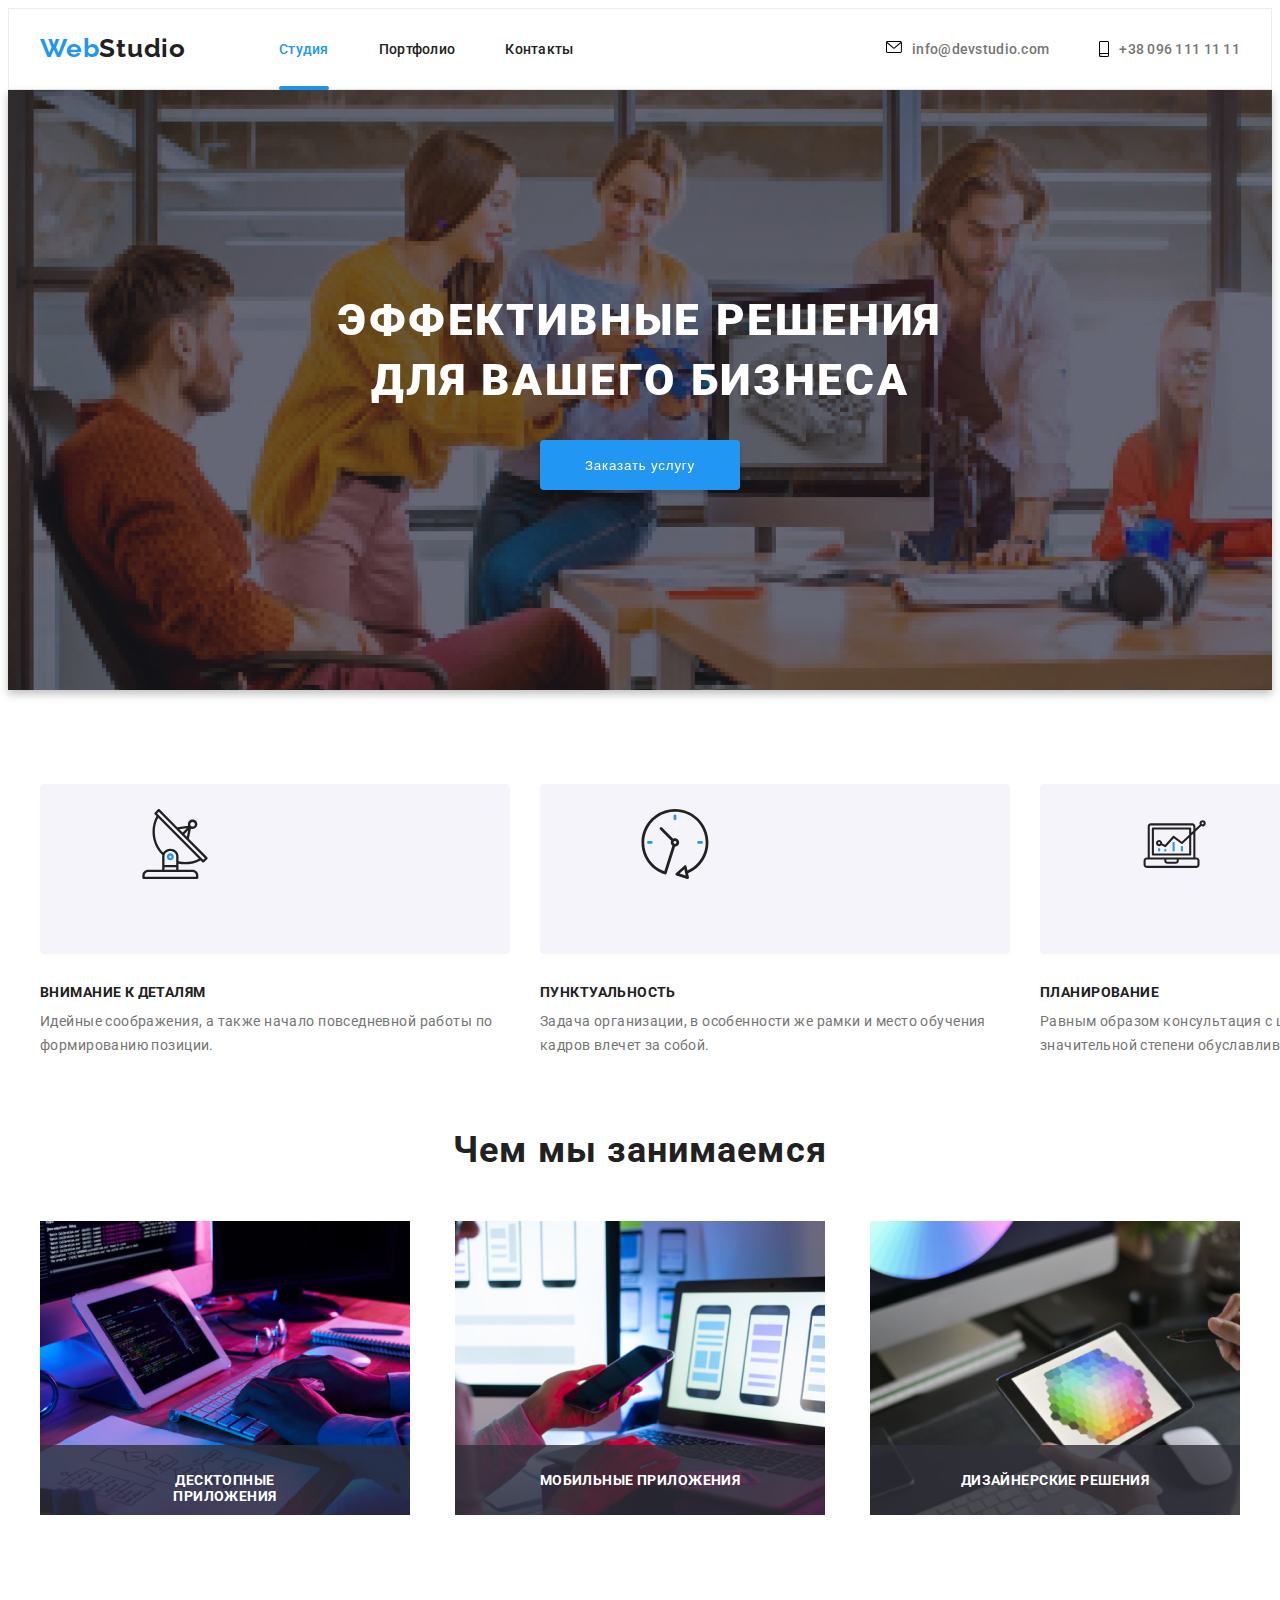
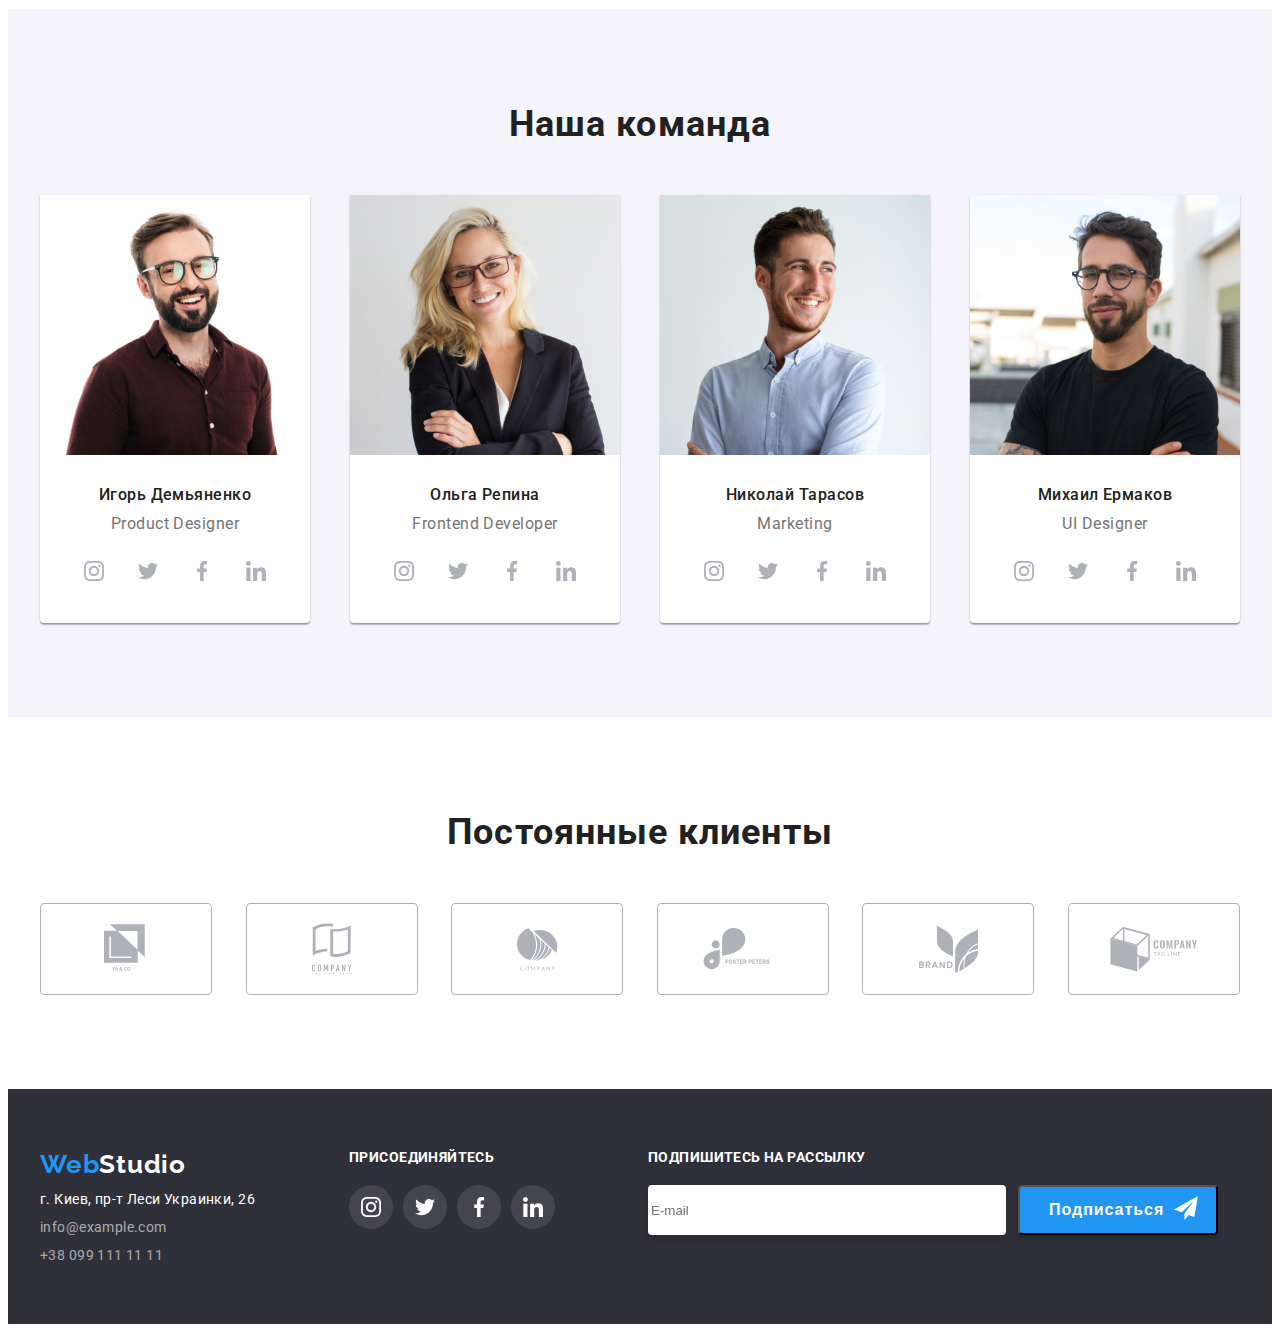
<file: index.html>
<!DOCTYPE html>
<html lang="ru">

<head>
  <meta charset="UTF-8" />
  <meta name="viewport" content="width=device-width, initial-scale=1.0" />
  <title>Веб-студия</title>
  <link rel="preconnect" href="https://fonts.gstatic.com" />
  <link href="https://fonts.googleapis.com/css2?family=Raleway:wght@700&family=Roboto:wght@400;500;700;900&display=swap"
    rel="stylesheet" />
  <link rel="stylesheet" href="https://cdnjs.cloudflare.com/ajax/libs/modern-normalize/1.0.0/modern-normalize.min.css"
    integrity="sha512-ISS7cAi1PEhQ8jnbJpJZMd29NlhNj4AWYyLOSp2CE/CsHxTCu+r+t0D2yoJudVrd0/8fTVPUVDzY5Tvli75u/g=="
    crossorigin="anonymous" />
  <link rel="stylesheet" href="./css/style.css" />
</head>

<body>
  <svg aria-hidden="true" style="position: absolute; width: 0; height: 0; overflow: hidden;" version="1.1"
    xmlns="http://www.w3.org/2000/svg" xmlns:xlink="http://www.w3.org/1999/xlink">
    <defs>
      <symbol id="icon-astronaut" viewBox="0 0 32 32">
        <path fill="#2196f3" style="fill: var(--color1, #2196f3)"
          d="M31.974 4.524c-0.063-0.193-0.229-0.333-0.43-0.363l-1.91-0.278-0.855-1.731c-0.179-0.365-0.777-0.365-0.956 0l-0.855 1.731-1.91 0.278c-0.201 0.029-0.367 0.17-0.431 0.363-0.062 0.193-0.011 0.405 0.135 0.547l1.383 1.348-0.326 1.903c-0.034 0.2 0.048 0.402 0.212 0.522 0.166 0.121 0.382 0.135 0.562 0.040l1.709-0.899 1.709 0.899c0.078 0.041 0.164 0.061 0.249 0.061 0.11 0 0.221-0.034 0.314-0.102 0.164-0.119 0.246-0.322 0.212-0.522l-0.326-1.903 1.383-1.348c0.145-0.142 0.197-0.354 0.135-0.547zM29.511 5.851c-0.125 0.122-0.183 0.299-0.153 0.472l0.191 1.114-1-0.526c-0.078-0.041-0.163-0.061-0.249-0.061s-0.17 0.020-0.249 0.061l-1.001 0.526 0.191-1.114c0.030-0.173-0.028-0.349-0.153-0.472l-0.81-0.789 1.119-0.163c0.174-0.025 0.324-0.134 0.402-0.292l0.5-1.013 0.5 1.013c0.078 0.157 0.228 0.267 0.402 0.292l1.119 0.163-0.809 0.789z">
        </path>
        <path fill="#2196f3" style="fill: var(--color1, #2196f3)" d="M26.134 20.522h-1.067v1.067h1.067v-1.067z"></path>
        <path fill="#2196f3" style="fill: var(--color1, #2196f3)" d="M26.134 22.656h-1.067v1.067h1.067v-1.067z"></path>
        <path fill="#2196f3" style="fill: var(--color1, #2196f3)" d="M27.2 21.589h-1.067v1.067h1.067v-1.067z"></path>
        <path fill="#2196f3" style="fill: var(--color1, #2196f3)" d="M25.067 21.589h-1.067v1.067h1.067v-1.067z"></path>
        <path fill="#2196f3" style="fill: var(--color1, #2196f3)" d="M22.4 26.389h-1.067v1.067h1.067v-1.067z"></path>
        <path fill="#2196f3" style="fill: var(--color1, #2196f3)" d="M22.4 28.522h-1.067v1.067h1.067v-1.067z"></path>
        <path fill="#2196f3" style="fill: var(--color1, #2196f3)" d="M23.467 27.456h-1.067v1.067h1.067v-1.067z"></path>
        <path fill="#2196f3" style="fill: var(--color1, #2196f3)" d="M21.333 27.456h-1.067v1.067h1.067v-1.067z"></path>
        <path fill="#2196f3" style="fill: var(--color1, #2196f3)" d="M16 24.256h-1.067v1.067h1.067v-1.067z"></path>
        <path fill="#2196f3" style="fill: var(--color1, #2196f3)" d="M16 26.389h-1.067v1.067h1.067v-1.067z"></path>
        <path fill="#2196f3" style="fill: var(--color1, #2196f3)" d="M17.067 25.322h-1.067v1.067h1.067v-1.067z"></path>
        <path fill="#2196f3" style="fill: var(--color1, #2196f3)" d="M14.933 25.322h-1.067v1.067h1.067v-1.067z"></path>
        <path fill="#2196f3" style="fill: var(--color1, #2196f3)" d="M5.867 6.122h-1.067v1.067h1.067v-1.067z"></path>
        <path fill="#2196f3" style="fill: var(--color1, #2196f3)" d="M5.867 8.255h-1.067v1.067h1.067v-1.067z"></path>
        <path fill="#2196f3" style="fill: var(--color1, #2196f3)" d="M6.933 7.189h-1.067v1.067h1.067v-1.067z"></path>
        <path fill="#2196f3" style="fill: var(--color1, #2196f3)" d="M4.8 7.189h-1.067v1.067h1.067v-1.067z"></path>
        <path fill="#212121" style="fill: var(--color2, #212121)"
          d="M24.715 14.159c-0.287-0.388-0.709-0.637-1.188-0.705-0.481-0.068-0.956 0.058-1.34 0.352l-1.252 0.96-1.898 1.417-1.358-0.541c2.421-1.086 4.114-3.508 4.114-6.32 0-3.823-3.123-6.933-6.961-6.933s-6.961 3.11-6.961 6.933c0 1.386 0.414 2.674 1.12 3.758l-2.764-0.024c-0.002 0-0.003 0-0.005 0-0.009 0-0.015 0.004-0.023 0.005-0.053 0.002-0.105 0.013-0.155 0.031-0.013 0.005-0.026 0.008-0.038 0.013-0.006 0.003-0.013 0.003-0.019 0.006l-3.233 1.596c-0.001 0-0.001 0-0.001 0.001l-1.893 0.911c-0.021 0.009-0.042 0.021-0.063 0.035-0.755 0.502-1.012 1.489-0.598 2.295 0.22 0.429 0.595 0.745 1.056 0.889 0.178 0.055 0.359 0.083 0.539 0.083 0.29 0 0.577-0.071 0.839-0.211l1.388-0.738 2.264-1.169 1.357-0.008-5.442 5.416c-0.001 0.001-0.001 0.001-0.002 0.001l-1.339 1.333c-0.316 0.315-0.49 0.732-0.49 1.178s0.174 0.863 0.49 1.179c0.325 0.323 0.752 0.485 1.179 0.485s0.854-0.162 1.18-0.485l1.314-1.309 1.741-1.3 0.901 0.897-1.762 1.754c-0 0.001-0.001 0.001-0.002 0.001l-1.339 1.333c-0.316 0.315-0.49 0.732-0.49 1.178s0.174 0.863 0.49 1.179c0.325 0.323 0.753 0.485 1.18 0.485s0.855-0.162 1.18-0.485l3.482-3.467c0.001-0.001 0.001-0.001 0.001-0.002l1.010-1-0.004-0.004c0.006-0.006 0.015-0.009 0.022-0.015l5.166-5.658 3.471 0.494c0.025 0.004 0.050 0.005 0.075 0.005 0.065 0 0.127-0.015 0.187-0.038 0.018-0.006 0.033-0.015 0.050-0.023 0.019-0.010 0.039-0.015 0.058-0.027l3.213-2.133c0.012-0.008 0.018-0.021 0.029-0.029 0.013-0.010 0.029-0.014 0.041-0.026l1.271-1.191c0.662-0.62 0.753-1.635 0.212-2.362zM2.13 17.77c-0.173 0.093-0.37 0.111-0.558 0.052-0.187-0.058-0.338-0.186-0.427-0.358-0.161-0.314-0.068-0.695 0.214-0.902l1.314-0.632 0.449 1.312-0.992 0.528zM5.628 15.942l-1.548 0.8-0.439-1.283 2.027-1.001-0.040 1.484zM20.727 9.322c0 0.918-0.219 1.785-0.599 2.559l-4.181-1.899c-0.044-0.573-0.341-1.075-0.788-1.388l1.464-4.86c2.378 0.756 4.105 2.974 4.105 5.588zM8.938 9.322c0-3.235 2.644-5.867 5.894-5.867 0.253 0 0.5 0.021 0.745 0.052l-1.432 4.754c-0.019-0.001-0.037-0.006-0.057-0.006-1.033 0-1.873 0.837-1.873 1.867s0.84 1.867 1.873 1.867c0.694 0 1.294-0.383 1.618-0.945l3.862 1.755c-1.075 1.446-2.795 2.39-4.737 2.39-3.25 0-5.894-2.632-5.894-5.867zM14.894 10.122c0 0.441-0.362 0.8-0.806 0.8s-0.806-0.359-0.806-0.8c0-0.441 0.362-0.8 0.806-0.8s0.806 0.359 0.806 0.8zM2.465 25.146c-0.236 0.234-0.619 0.234-0.854 0.001-0.114-0.114-0.176-0.263-0.176-0.423s0.062-0.309 0.176-0.421l0.962-0.958 0.851 0.848-0.959 0.955zM5.679 28.88c-0.236 0.234-0.619 0.235-0.855 0.001-0.114-0.114-0.176-0.263-0.176-0.423s0.062-0.309 0.176-0.421l0.963-0.959 0.852 0.848-0.96 0.955zM9.16 25.411c-0.001 0-0.001 0-0.002 0.001l-1.765 1.76-0.852-0.848 1.763-1.755c0 0 0 0 0-0s0.001-0.001 0.002-0.001c0.040-0.040 0.065-0.088 0.090-0.135 0.007-0.014 0.020-0.026 0.026-0.040 0.017-0.041 0.019-0.085 0.026-0.129 0.003-0.025 0.014-0.047 0.014-0.073 0-0.036-0.013-0.070-0.020-0.106-0.006-0.032-0.006-0.065-0.019-0.095-0.020-0.050-0.055-0.094-0.091-0.138-0.010-0.012-0.014-0.027-0.025-0.038 0 0 0 0-0.001 0s-0.001-0.002-0.001-0.002l-1.607-1.6c-0.017-0.017-0.039-0.024-0.058-0.038-0.028-0.022-0.055-0.042-0.087-0.058-0.030-0.015-0.061-0.024-0.093-0.033-0.034-0.010-0.067-0.017-0.103-0.020-0.033-0.002-0.063 0.001-0.095 0.005-0.036 0.004-0.069 0.009-0.104 0.020-0.034 0.011-0.063 0.027-0.094 0.045-0.020 0.011-0.042 0.015-0.061 0.029l-1.773 1.324-0.901-0.897 2.399-2.386 4.361 4.289-0.928 0.919zM15.979 18.394c-0.015-0.002-0.030 0.004-0.045 0.003-0.039-0.002-0.076 0.001-0.115 0.007-0.030 0.005-0.059 0.011-0.088 0.021-0.034 0.012-0.065 0.028-0.097 0.047-0.030 0.018-0.057 0.037-0.083 0.061-0.013 0.011-0.028 0.017-0.040 0.029l-4.698 5.146-4.328-4.257 2.833-2.818c0.209-0.208 0.21-0.546 0.002-0.755-0.105-0.105-0.243-0.157-0.381-0.156v-0.001l-2.219 0.013 0.028-1.607 3.104 0.027c1.265 1.294 3.029 2.101 4.981 2.101 0.437 0 0.864-0.045 1.279-0.123 0.040 0.032 0.079 0.065 0.13 0.085l2.41 0.96 0.331 1.644-3.003-0.427zM20.020 18.572l-0.313-1.558 1.446-1.080 0.947 1.257-2.080 1.381zM23.774 15.741l-0.838 0.785-0.931-1.236 0.831-0.637c0.155-0.119 0.351-0.168 0.543-0.143 0.193 0.027 0.364 0.128 0.48 0.284 0.217 0.292 0.18 0.699-0.085 0.947z">
        </path>
        <path fill="#212121" style="fill: var(--color2, #212121)"
          d="M13.602 18.544l-2.143-2.133c-0.207-0.207-0.545-0.207-0.753 0l-2.142 2.133c-0.1 0.101-0.157 0.236-0.157 0.378s0.056 0.278 0.157 0.378l2.142 2.133c0.104 0.103 0.241 0.155 0.377 0.155s0.273-0.052 0.376-0.155l2.143-2.133c0.1-0.1 0.157-0.236 0.157-0.378s-0.057-0.278-0.157-0.378zM11.083 20.303l-1.387-1.381 1.387-1.381 1.387 1.381-1.387 1.381z">
        </path>
        <path fill="#212121" style="fill: var(--color2, #212121)"
          d="M17.164 5.071l-0.258 1.036c0.071 0.018 1.738 0.452 1.738 2.149h1.067c-0-2.017-1.666-2.965-2.547-3.185z">
        </path>
        <path fill="#212121" style="fill: var(--color2, #212121)" d="M19.711 9.322h-1.067v1.067h1.067v-1.067z"></path>
      </symbol>
      <symbol id="icon-clock" viewBox="0 0 32 32">
        <path fill="#212121" style="fill: var(--color2, #212121)"
          d="M31.297 15.301c-0.002-8.452-6.855-15.303-15.308-15.301s-15.303 6.855-15.301 15.308c0.001 6.658 4.307 12.551 10.649 14.576 0.061 0.019 0.124 0.029 0.187 0.029 0.121-0 0.239-0.032 0.342-0.094 0.135-0.080 0.236-0.207 0.283-0.356l3.865-12.25c1.057-0.005 1.909-0.866 1.903-1.923s-0.866-1.909-1.923-1.903c-0.284 0.001-0.565 0.067-0.82 0.191l-5.106-5.107c-0.253-0.245-0.657-0.238-0.902 0.016-0.239 0.247-0.239 0.639 0 0.886l5.103 5.109c-0.392 0.799-0.168 1.764 0.536 2.309l-3.683 11.673c-7.278-2.681-11.004-10.754-8.323-18.032s10.754-11.004 18.032-8.323 11.004 10.754 8.323 18.032c-1.31 3.556-4.001 6.431-7.462 7.973l-0.398-1.874c-0.073-0.344-0.411-0.565-0.756-0.492-0.109 0.023-0.209 0.074-0.292 0.148l-3.837 3.426c-0.263 0.234-0.287 0.637-0.052 0.9 0.076 0.085 0.174 0.149 0.283 0.184l4.899 1.563c0.335 0.108 0.694-0.077 0.802-0.412 0.034-0.106 0.040-0.219 0.017-0.328l-0.391-1.839c5.664-2.388 9.342-7.942 9.329-14.089zM15.992 14.664c0.352 0 0.638 0.286 0.638 0.638s-0.286 0.638-0.638 0.638c-0.352 0-0.638-0.285-0.638-0.638s0.285-0.638 0.638-0.638zM18.093 29.528l2.184-1.948 0.603 2.84-2.787-0.892z">
        </path>
        <path fill="#2196f3" style="fill: var(--color1, #2196f3)"
          d="M15.354 3.185v1.275c0 0.352 0.285 0.638 0.638 0.638s0.638-0.285 0.638-0.638v-1.275c0-0.352-0.286-0.638-0.638-0.638s-0.638 0.286-0.638 0.638z">
        </path>
        <path fill="#2196f3" style="fill: var(--color1, #2196f3)"
          d="M3.876 14.664c-0.352 0-0.638 0.286-0.638 0.638s0.285 0.638 0.638 0.638h1.275c0.352 0 0.638-0.285 0.638-0.638s-0.285-0.638-0.638-0.638h-1.275z">
        </path>
        <path fill="#2196f3" style="fill: var(--color1, #2196f3)"
          d="M28.108 15.939c0.352 0 0.638-0.285 0.638-0.638s-0.285-0.638-0.638-0.638h-1.275c-0.352 0-0.638 0.286-0.638 0.638s0.286 0.638 0.638 0.638h1.275z">
        </path>
      </symbol>
      <symbol id="icon-diagramma" viewBox="0 0 36 32">
        <path fill="#2196f3" style="fill: var(--color1, #2196f3)" d="M16.754 14.965h1.066v4.798h-1.066v-4.797z"></path>
        <path fill="#2196f3" style="fill: var(--color1, #2196f3)" d="M21.018 17.097h1.066v2.665h-1.066v-2.665z"></path>
        <path fill="#2196f3" style="fill: var(--color1, #2196f3)" d="M12.49 18.696h1.066v1.066h-1.066v-1.066z"></path>
        <path fill="#2196f3" style="fill: var(--color1, #2196f3)" d="M9.291 18.163h1.066v1.599h-1.066v-1.599z"></path>
        <path fill="#212121" style="fill: var(--color2, #212121)"
          d="M3.428 28.291h25.587c0.883 0 1.599-0.716 1.599-1.599v-2.132c0-0.883-0.716-1.599-1.599-1.599h-0.533v-13.293l3.028-2.868c0.703 0.346 1.553 0.136 2.013-0.499s0.396-1.508-0.153-2.068-1.42-0.644-2.065-0.198c-0.644 0.446-0.873 1.292-0.542 2.002l-2.281 2.163v-1.23c0-0.883-0.716-1.599-1.599-1.599h-21.322c-0.883 0-1.599 0.716-1.599 1.599v15.992h-0.533c-0.883 0-1.599 0.716-1.599 1.599v2.132c0 0.883 0.716 1.599 1.599 1.599zM32.213 4.837c0.294 0 0.533 0.239 0.533 0.533s-0.239 0.533-0.533 0.533c-0.294 0-0.533-0.239-0.533-0.533s0.239-0.533 0.533-0.533zM5.027 6.969c0-0.294 0.239-0.533 0.533-0.533h21.322c0.294 0 0.533 0.239 0.533 0.533v2.239l-1.066 1.013v-2.186c0-0.294-0.239-0.533-0.533-0.533h-19.19c-0.294 0-0.533 0.239-0.533 0.533v13.326c0 0.294 0.239 0.533 0.533 0.533h19.19c0.294 0 0.533-0.239 0.533-0.533v-9.674l1.066-1.010v12.284h-22.388v-15.992zM9.824 13.899c-0.721-0.002-1.354 0.478-1.546 1.174s0.105 1.433 0.725 1.801c0.62 0.368 1.41 0.276 1.928-0.226l1.853 0.93c0.215 0.108 0.476 0.057 0.636-0.123l3.939-4.431 3.872 2.901c0.208 0.156 0.498 0.139 0.686-0.039l3.365-3.188v8.131h-18.124v-12.26h18.124v2.66l-3.771 3.572-3.904-2.927c-0.222-0.166-0.534-0.135-0.718 0.072l-3.993 4.493-1.493-0.746c0.011-0.064 0.018-0.129 0.020-0.193 0-0.883-0.716-1.599-1.599-1.599zM10.357 15.498c0 0.294-0.239 0.533-0.533 0.533s-0.533-0.239-0.533-0.533c0-0.294 0.239-0.533 0.533-0.533s0.533 0.239 0.533 0.533zM13.556 24.027h5.331v0.533c0 0.294-0.239 0.533-0.533 0.533h-4.264c-0.294 0-0.533-0.239-0.533-0.533v-0.533zM2.895 24.56c0-0.294 0.239-0.533 0.533-0.533h9.062v0.533c0 0.883 0.716 1.599 1.599 1.599h4.264c0.883 0 1.599-0.716 1.599-1.599v-0.533h9.062c0.294 0 0.533 0.239 0.533 0.533v2.132c0 0.294-0.239 0.533-0.533 0.533h-25.587c-0.294 0-0.533-0.239-0.533-0.533v-2.132z">
        </path>
      </symbol>
      <symbol id="icon-envelope" viewBox="0 0 43 32">
        <path
          d="M38.667 0h-34.667c-2.206 0-4 1.794-4 4v24c0 2.206 1.794 4 4 4h34.667c2.206 0 4-1.794 4-4v-24c0-2.206-1.794-4-4-4zM38.667 2.667c0.181 0 0.353 0.038 0.511 0.103l-17.844 15.466-17.844-15.466c0.158-0.066 0.33-0.103 0.511-0.103h34.667zM38.667 29.333h-34.667c-0.736 0-1.333-0.598-1.333-1.333v-22.413l17.793 15.421c0.251 0.217 0.563 0.326 0.874 0.326s0.622-0.108 0.874-0.326l17.793-15.421v22.413c0 0.736-0.598 1.333-1.333 1.333z">
        </path>
      </symbol>
      <symbol id="icon-facebook" viewBox="0 0 32 32">
        <path
          d="M21.329 5.313h2.921v-5.088c-0.504-0.069-2.237-0.225-4.256-0.225-4.212 0-7.097 2.649-7.097 7.519v4.481h-4.648v5.688h4.648v14.312h5.699v-14.311h4.46l0.708-5.688h-5.169v-3.919c0.001-1.644 0.444-2.769 2.735-2.769z">
        </path>
      </symbol>
      <symbol id="icon-instagram" viewBox="0 0 32 32">
        <path
          d="M31.969 9.408c-0.075-1.7-0.35-2.869-0.744-3.882-0.406-1.075-1.032-2.038-1.851-2.838-0.8-0.813-1.769-1.444-2.832-1.844-1.019-0.394-2.182-0.669-3.882-0.744-1.713-0.081-2.257-0.1-6.601-0.1s-4.888 0.019-6.595 0.094c-1.7 0.075-2.869 0.35-3.882 0.744-1.075 0.406-2.038 1.031-2.838 1.85-0.813 0.8-1.444 1.769-1.844 2.832-0.394 1.019-0.669 2.182-0.744 3.882-0.081 1.713-0.1 2.257-0.1 6.601s0.019 4.888 0.094 6.595c0.075 1.7 0.35 2.869 0.744 3.882 0.406 1.075 1.038 2.038 1.85 2.838 0.8 0.813 1.769 1.444 2.832 1.844 1.019 0.394 2.182 0.669 3.882 0.744 1.706 0.075 2.25 0.094 6.595 0.094s4.888-0.019 6.595-0.094c1.7-0.075 2.869-0.35 3.882-0.744 2.151-0.832 3.851-2.532 4.682-4.682 0.394-1.019 0.669-2.182 0.744-3.882 0.075-1.707 0.094-2.251 0.094-6.595s-0.006-4.888-0.081-6.595zM29.087 22.473c-0.069 1.563-0.331 2.407-0.55 2.969-0.538 1.394-1.644 2.5-3.038 3.038-0.563 0.219-1.413 0.481-2.969 0.55-1.688 0.075-2.194 0.094-6.464 0.094s-4.782-0.019-6.464-0.094c-1.563-0.069-2.407-0.331-2.969-0.55-0.694-0.256-1.325-0.663-1.838-1.194-0.531-0.519-0.938-1.144-1.194-1.838-0.219-0.563-0.481-1.413-0.55-2.969-0.075-1.688-0.094-2.194-0.094-6.464s0.019-4.782 0.094-6.464c0.069-1.563 0.331-2.407 0.55-2.969 0.256-0.694 0.663-1.325 1.2-1.838 0.519-0.531 1.144-0.938 1.838-1.194 0.563-0.219 1.413-0.481 2.969-0.55 1.688-0.075 2.194-0.094 6.464-0.094 4.276 0 4.782 0.019 6.464 0.094 1.563 0.069 2.407 0.331 2.969 0.55 0.694 0.256 1.325 0.662 1.838 1.194 0.531 0.519 0.938 1.144 1.194 1.838 0.219 0.563 0.481 1.413 0.55 2.969 0.075 1.688 0.094 2.194 0.094 6.464s-0.019 4.77-0.094 6.458z">
        </path>
        <path
          d="M16.059 7.783c-4.538 0-8.22 3.682-8.22 8.22s3.682 8.22 8.22 8.22c4.539 0 8.22-3.682 8.22-8.22s-3.682-8.22-8.22-8.22zM16.059 21.335c-2.944 0-5.332-2.388-5.332-5.332s2.388-5.332 5.332-5.332c2.944 0 5.332 2.388 5.332 5.332s-2.388 5.332-5.332 5.332z">
        </path>
        <path
          d="M26.524 7.458c0 1.060-0.859 1.919-1.919 1.919s-1.919-0.859-1.919-1.919c0-1.060 0.859-1.919 1.919-1.919s1.919 0.859 1.919 1.919z">
        </path>
      </symbol>
      <symbol id="icon-linkedin" viewBox="0 0 32 32">
        <path
          d="M31.992 32v-0.001h0.008v-11.736c0-5.741-1.236-10.164-7.948-10.164-3.227 0-5.392 1.771-6.276 3.449h-0.093v-2.913h-6.364v21.364h6.627v-10.579c0-2.785 0.528-5.479 3.977-5.479 3.399 0 3.449 3.179 3.449 5.657v10.401h6.62z">
        </path>
        <path d="M0.528 10.636h6.635v21.364h-6.635v-21.364z"></path>
        <path
          d="M3.843 0c-2.121 0-3.843 1.721-3.843 3.843s1.721 3.879 3.843 3.879c2.121 0 3.843-1.757 3.843-3.879-0.001-2.121-1.723-3.843-3.843-3.843v0z">
        </path>
      </symbol>
      <symbol id="icon-logo-1" viewBox="0 0 29 32">
        <path d="M3.84 0l4.677 4.428h13.046v12.351l4.677 4.428v-21.206h-22.4z"></path>
        <path
          d="M0 4.241v20.6h21.76v-8.188l-13.105-12.406-8.655-0.005zM17.615 21.828h-14.172v-13.854h1.002v12.916h13.17v0.938z">
        </path>
        <path
          d="M6.266 28.662l0.523-1.078h0.438l-0.763 1.438v0.837h-0.397v-0.837l-0.764-1.438h0.439l0.523 1.078zM8.513 29.329h-0.881l-0.184 0.53h-0.411l0.859-2.275h0.355l0.861 2.275h-0.412l-0.186-0.53zM7.743 29.010h0.659l-0.33-0.944-0.33 0.944zM10.071 29.244c0-0.105 0.029-0.202 0.086-0.289 0.057-0.089 0.17-0.193 0.339-0.314-0.088-0.111-0.151-0.206-0.186-0.284s-0.052-0.154-0.052-0.227c0-0.178 0.054-0.319 0.162-0.422s0.254-0.156 0.438-0.156c0.166 0 0.301 0.049 0.406 0.147 0.106 0.097 0.159 0.217 0.159 0.361 0 0.095-0.024 0.182-0.072 0.262-0.048 0.079-0.127 0.158-0.236 0.238l-0.155 0.113 0.439 0.519c0.064-0.125 0.095-0.264 0.095-0.417h0.33c0 0.28-0.066 0.51-0.197 0.689l0.334 0.395h-0.441l-0.128-0.152c-0.162 0.122-0.356 0.183-0.581 0.183s-0.405-0.059-0.541-0.178c-0.134-0.12-0.202-0.276-0.202-0.467zM10.824 29.587c0.128 0 0.248-0.043 0.359-0.128l-0.497-0.586-0.048 0.034c-0.125 0.095-0.188 0.203-0.188 0.325 0 0.105 0.034 0.191 0.102 0.256s0.158 0.098 0.272 0.098zM10.615 28.121c0 0.087 0.054 0.197 0.161 0.33l0.173-0.119 0.048-0.039c0.065-0.057 0.097-0.131 0.097-0.22 0-0.059-0.022-0.11-0.067-0.152-0.045-0.043-0.102-0.064-0.17-0.064-0.074 0-0.133 0.025-0.177 0.075s-0.066 0.113-0.066 0.189zM14.748 29.118c-0.023 0.243-0.113 0.432-0.269 0.569-0.156 0.135-0.364 0.203-0.623 0.203-0.181 0-0.341-0.043-0.48-0.128-0.137-0.086-0.244-0.209-0.319-0.367s-0.114-0.342-0.117-0.552v-0.212c0-0.215 0.038-0.404 0.114-0.567s0.185-0.29 0.327-0.378c0.143-0.088 0.307-0.133 0.494-0.133 0.251 0 0.453 0.068 0.606 0.205s0.242 0.329 0.267 0.578h-0.394c-0.019-0.164-0.067-0.281-0.144-0.353-0.076-0.073-0.188-0.109-0.336-0.109-0.172 0-0.304 0.063-0.397 0.189-0.092 0.125-0.139 0.309-0.141 0.552v0.202c0 0.246 0.044 0.433 0.131 0.563s0.218 0.194 0.387 0.194c0.155 0 0.272-0.035 0.35-0.105s0.128-0.186 0.148-0.348h0.394zM16.918 28.78c0 0.223-0.039 0.419-0.116 0.588-0.077 0.168-0.188 0.297-0.331 0.388-0.143 0.090-0.307 0.134-0.494 0.134-0.184 0-0.349-0.045-0.494-0.134-0.144-0.091-0.255-0.219-0.334-0.386-0.078-0.167-0.118-0.359-0.119-0.576v-0.128c0-0.222 0.039-0.418 0.117-0.588 0.079-0.17 0.19-0.299 0.333-0.389 0.144-0.091 0.308-0.136 0.494-0.136s0.349 0.045 0.492 0.134c0.144 0.088 0.255 0.217 0.333 0.384s0.118 0.361 0.119 0.583v0.127zM16.523 28.662c0-0.252-0.048-0.445-0.144-0.58-0.095-0.134-0.23-0.202-0.405-0.202-0.171 0-0.305 0.067-0.402 0.202-0.096 0.133-0.145 0.322-0.147 0.567v0.131c0 0.25 0.048 0.443 0.145 0.58s0.233 0.205 0.406 0.205c0.175 0 0.309-0.067 0.403-0.2 0.095-0.133 0.142-0.328 0.142-0.584v-0.119z">
        </path>
      </symbol>
      <symbol id="icon-logo-2" viewBox="0 0 25 32">
        <path
          d="M10.447 1.806h0.084c0.156 0 0.324 0.016 0.49 0.030 0.734 0.052 1.463 0.162 2.179 0.329v-1.762c-0.738-0.185-1.491-0.305-2.249-0.358-0.288-0.022-0.595-0.036-0.909-0.044h-0.263c-1.523 0.006-3.039 0.201-4.515 0.582-1.68 0.419-3.293 1.075-4.79 1.948v17.475c1.442-0.783 2.976-1.381 4.566-1.779 1.256-0.32 2.539-0.517 3.833-0.588h0.051c0.216-0.011 0.433-0.017 0.655-0.019v-1.79c-1.681 0.022-3.353 0.244-4.982 0.662-0.602 0.157-1.185 0.325-1.731 0.513l-0.623 0.211v-13.625l0.266-0.128c2.032-0.963 4.229-1.524 6.471-1.651 0.019-0.001 0.037-0.001 0.056 0 0.248-0.013 0.497-0.019 0.741-0.019h0.28c0.129 0.003 0.258 0.006 0.388 0.014z">
        </path>
        <path
          d="M14.837 3.651c-0.409 0-0.814-0.014-1.205-0.044-0.467-0.034-0.947-0.091-1.401-0.167-0.277-0.047-0.55-0.103-0.814-0.164v17.275c1.12 0.277 2.271 0.413 3.425 0.404 1.523-0.006 3.039-0.201 4.515-0.581 1.68-0.42 3.294-1.075 4.792-1.948v-17.163c-1.442 0.783-2.975 1.381-4.564 1.781-1.551 0.398-3.145 0.603-4.747 0.609zM21.745 3.95l0.623-0.21v13.63l-0.266 0.128c-1.021 0.486-2.087 0.869-3.184 1.144-1.331 0.344-2.7 0.522-4.074 0.527-0.411 0-0.819-0.017-1.214-0.052l-0.427-0.038v-14.017l0.497 0.033c0.361 0.023 0.735 0.034 1.141 0.034 1.745-0.006 3.483-0.229 5.173-0.663 0.581-0.153 1.158-0.325 1.731-0.518z">
        </path>
        <path
          d="M1.684 25.977c-0.090-0.093-0.197-0.166-0.317-0.214s-0.247-0.071-0.376-0.066c-0.137-0.002-0.273 0.024-0.4 0.075-0.117 0.046-0.222 0.116-0.311 0.205s-0.156 0.196-0.201 0.313c-0.049 0.123-0.073 0.254-0.072 0.387v2.335c-0.006 0.165 0.026 0.328 0.092 0.479 0.055 0.12 0.135 0.226 0.233 0.313 0.093 0.079 0.203 0.135 0.321 0.166 0.114 0.032 0.231 0.048 0.349 0.049 0.13 0.001 0.259-0.027 0.377-0.081 0.117-0.051 0.222-0.124 0.311-0.216 0.087-0.091 0.156-0.197 0.204-0.313 0.050-0.118 0.075-0.244 0.075-0.372v-0.261h-0.61v0.208c0.002 0.071-0.010 0.142-0.036 0.208-0.020 0.050-0.050 0.095-0.089 0.131-0.038 0.031-0.081 0.053-0.128 0.067-0.041 0.014-0.084 0.021-0.128 0.022-0.054 0.006-0.11-0.002-0.16-0.024s-0.094-0.057-0.126-0.101c-0.058-0.094-0.086-0.203-0.081-0.313v-2.177c-0.004-0.121 0.022-0.241 0.075-0.349 0.032-0.049 0.077-0.089 0.129-0.114s0.112-0.034 0.17-0.027c0.053-0.002 0.105 0.009 0.152 0.032s0.089 0.057 0.12 0.099c0.068 0.090 0.104 0.2 0.101 0.313v0.202h0.604v-0.238c0.001-0.14-0.024-0.278-0.075-0.408-0.045-0.122-0.114-0.234-0.204-0.329z">
        </path>
        <path
          d="M5.31 25.95c-0.195-0.164-0.44-0.255-0.694-0.257-0.124 0-0.248 0.023-0.364 0.066-0.119 0.042-0.228 0.107-0.322 0.191-0.101 0.091-0.182 0.202-0.237 0.327-0.061 0.143-0.092 0.297-0.089 0.452v2.239c-0.004 0.158 0.026 0.314 0.089 0.459 0.055 0.12 0.136 0.227 0.237 0.313 0.093 0.087 0.203 0.154 0.322 0.197 0.117 0.043 0.24 0.065 0.364 0.066s0.248-0.023 0.364-0.066c0.121-0.044 0.233-0.111 0.33-0.197 0.097-0.087 0.176-0.194 0.23-0.313 0.063-0.145 0.093-0.301 0.089-0.459v-2.239c0.003-0.155-0.027-0.31-0.089-0.452-0.054-0.123-0.133-0.235-0.23-0.327zM5.025 28.969c0.005 0.060-0.003 0.12-0.024 0.176s-0.054 0.107-0.097 0.148c-0.081 0.068-0.182 0.105-0.287 0.105s-0.207-0.037-0.287-0.105c-0.043-0.041-0.076-0.092-0.097-0.148s-0.029-0.116-0.024-0.176v-2.239c-0.005-0.060 0.003-0.12 0.024-0.176s0.054-0.107 0.097-0.148c0.081-0.068 0.182-0.105 0.287-0.105s0.207 0.037 0.287 0.105c0.043 0.041 0.076 0.092 0.097 0.148s0.029 0.116 0.024 0.176v2.239z">
        </path>
        <path
          d="M10.072 29.969v-4.239h-0.587l-0.771 2.244h-0.011l-0.777-2.244h-0.581v4.239h0.606v-2.579h0.011l0.593 1.823h0.302l0.598-1.823h0.011v2.579h0.606z">
        </path>
        <path
          d="M13.513 26.027c-0.093-0.105-0.211-0.184-0.343-0.232-0.142-0.046-0.29-0.068-0.439-0.066h-0.9v4.239h0.604v-1.656h0.311c0.188 0.009 0.376-0.031 0.545-0.116 0.137-0.076 0.252-0.188 0.332-0.324 0.070-0.113 0.117-0.238 0.139-0.369 0.024-0.16 0.035-0.321 0.033-0.482 0.006-0.204-0.014-0.407-0.059-0.606-0.040-0.147-0.117-0.281-0.223-0.39zM13.201 27.319c-0.003 0.077-0.022 0.152-0.056 0.221-0.035 0.065-0.089 0.117-0.156 0.149-0.089 0.040-0.187 0.058-0.285 0.053h-0.275v-1.441h0.311c0.094-0.005 0.187 0.014 0.272 0.053 0.062 0.036 0.112 0.091 0.142 0.157 0.033 0.074 0.051 0.155 0.053 0.236 0 0.089 0 0.183 0 0.282s0.006 0.2 0 0.291h-0.006z">
        </path>
        <path
          d="M16.374 25.73h-0.495l-0.934 4.239h0.604l0.177-0.911h0.823l0.177 0.911h0.604l-0.957-4.239zM15.817 28.481l0.297-1.537h0.011l0.296 1.537h-0.604z">
        </path>
        <path
          d="M20.277 28.284h-0.011l-0.912-2.554h-0.581v4.239h0.604v-2.549h0.012l0.923 2.549h0.568v-4.239h-0.604v2.554z">
        </path>
        <path d="M23.968 25.73l-0.486 1.685h-0.012l-0.486-1.685h-0.64l0.83 2.447v1.792h0.604v-1.792l0.83-2.447h-0.64z">
        </path>
        <path d="M0 31.166h0.291v0.817h0.198v-0.817h0.29v-0.167h-0.778v0.167z"></path>
        <path
          d="M2.447 30.998l-0.381 0.984h0.21l0.081-0.224h0.392l0.084 0.224h0.215l-0.391-0.984h-0.21zM2.416 31.593l0.134-0.365 0.134 0.365h-0.268z">
        </path>
        <path
          d="M4.866 31.62h0.227v0.127c-0.066 0.053-0.149 0.082-0.234 0.083-0.040 0.002-0.079-0.005-0.116-0.021s-0.068-0.041-0.093-0.072c-0.052-0.075-0.078-0.165-0.073-0.257 0-0.219 0.095-0.329 0.283-0.329 0.050-0.005 0.099 0.008 0.14 0.037s0.070 0.071 0.082 0.12l0.195-0.038c-0.042-0.192-0.181-0.289-0.417-0.289-0.127-0.003-0.25 0.042-0.344 0.127-0.050 0.049-0.088 0.108-0.112 0.174s-0.034 0.135-0.029 0.205c-0.006 0.135 0.039 0.267 0.126 0.369 0.048 0.050 0.107 0.088 0.171 0.113s0.134 0.035 0.203 0.031c0.154 0.004 0.304-0.052 0.417-0.157v-0.388h-0.427v0.166z">
        </path>
        <path d="M7.337 30.998h-0.199v0.984h0.69v-0.167h-0.49v-0.817z"></path>
        <path d="M9.426 30.998h-0.199v0.984h0.199v-0.984z"></path>
        <path d="M11.469 31.656l-0.403-0.657h-0.193v0.984h0.185v-0.643l0.395 0.643h0.198v-0.984h-0.182v0.657z"></path>
        <path d="M13.315 31.549h0.49v-0.167h-0.49v-0.216h0.528v-0.167h-0.727v0.984h0.747v-0.167h-0.548v-0.266z"></path>
        <path d="M17.792 31.387h-0.388v-0.388h-0.198v0.984h0.198v-0.43h0.388v0.43h0.198v-0.984h-0.198v0.388z"></path>
        <path d="M19.649 31.549h0.492v-0.167h-0.492v-0.216h0.529v-0.167h-0.727v0.984h0.746v-0.167h-0.548v-0.266z">
        </path>
        <path
          d="M22.168 31.549c0.171-0.027 0.258-0.117 0.258-0.274 0.005-0.042-0.001-0.084-0.018-0.123s-0.044-0.072-0.078-0.096c-0.089-0.045-0.189-0.065-0.288-0.058h-0.417v0.984h0.198v-0.412h0.039c0.042-0.003 0.084 0.005 0.123 0.022 0.029 0.018 0.053 0.043 0.070 0.072l0.215 0.313h0.237l-0.12-0.192c-0.053-0.095-0.128-0.176-0.218-0.236zM21.969 31.413h-0.146v-0.247h0.156c0.068-0.005 0.136 0.002 0.201 0.023 0.014 0.013 0.026 0.029 0.033 0.046s0.011 0.037 0.010 0.056c-0.001 0.019-0.006 0.038-0.015 0.055s-0.022 0.032-0.037 0.043c-0.065 0.020-0.133 0.028-0.201 0.023z">
        </path>
        <path d="M24.067 31.549h0.49v-0.167h-0.49v-0.216h0.529v-0.167h-0.729v0.984h0.747v-0.167h-0.548v-0.266z"></path>
      </symbol>
      <symbol id="icon-logo-3" viewBox="0 0 31 32">
        <path
          d="M4.722 31.103c0.011 0 0.022 0.003 0.032 0.007s0.019 0.011 0.027 0.018l0.153 0.161c-0.119 0.13-0.266 0.234-0.431 0.305-0.193 0.077-0.401 0.115-0.611 0.109-0.197 0.004-0.392-0.031-0.574-0.102-0.164-0.065-0.312-0.164-0.433-0.288-0.123-0.129-0.218-0.28-0.279-0.445-0.067-0.184-0.1-0.377-0.098-0.571-0.003-0.195 0.033-0.39 0.105-0.573 0.067-0.166 0.168-0.317 0.297-0.445 0.131-0.126 0.287-0.224 0.459-0.29 0.189-0.070 0.389-0.104 0.591-0.102 0.188-0.004 0.375 0.027 0.549 0.093 0.152 0.063 0.291 0.15 0.412 0.257l-0.128 0.171c-0.009 0.012-0.020 0.023-0.033 0.031-0.015 0.010-0.033 0.014-0.052 0.013-0.020-0.001-0.039-0.008-0.056-0.018l-0.069-0.046-0.096-0.058c-0.041-0.022-0.084-0.041-0.128-0.057-0.057-0.019-0.115-0.035-0.174-0.046-0.075-0.013-0.151-0.019-0.228-0.018-0.146-0.002-0.29 0.024-0.425 0.077-0.126 0.048-0.239 0.122-0.333 0.215-0.095 0.099-0.169 0.216-0.216 0.343-0.054 0.145-0.080 0.298-0.078 0.452-0.002 0.156 0.024 0.312 0.078 0.46 0.047 0.126 0.119 0.242 0.212 0.341 0.088 0.093 0.196 0.165 0.318 0.212 0.125 0.049 0.259 0.074 0.394 0.073 0.078 0.001 0.156-0.004 0.234-0.015 0.126-0.015 0.247-0.056 0.354-0.122 0.054-0.034 0.104-0.072 0.151-0.113 0.020-0.018 0.046-0.028 0.073-0.029z">
        </path>
        <path
          d="M9.144 30.296c0.002 0.194-0.033 0.386-0.103 0.567-0.062 0.165-0.161 0.315-0.288 0.44s-0.282 0.224-0.452 0.289c-0.375 0.136-0.789 0.136-1.164 0-0.169-0.066-0.323-0.165-0.45-0.29-0.128-0.128-0.227-0.279-0.291-0.445-0.138-0.367-0.138-0.769 0-1.136 0.065-0.166 0.164-0.317 0.291-0.447 0.128-0.121 0.281-0.216 0.45-0.279 0.374-0.139 0.79-0.139 1.164 0 0.17 0.066 0.324 0.165 0.452 0.29 0.126 0.127 0.224 0.276 0.289 0.44 0.071 0.183 0.106 0.376 0.103 0.571zM8.742 30.296c0.003-0.155-0.022-0.309-0.073-0.456-0.043-0.126-0.113-0.242-0.205-0.341-0.090-0.094-0.2-0.167-0.323-0.215-0.272-0.1-0.574-0.1-0.846 0-0.123 0.048-0.234 0.121-0.324 0.215-0.093 0.098-0.164 0.215-0.207 0.341-0.097 0.297-0.097 0.615 0 0.912 0.043 0.126 0.114 0.242 0.207 0.341 0.090 0.093 0.2 0.166 0.324 0.213 0.273 0.097 0.573 0.097 0.846 0 0.123-0.047 0.234-0.12 0.323-0.213 0.092-0.099 0.162-0.215 0.205-0.341 0.051-0.147 0.076-0.301 0.073-0.456z">
        </path>
        <path
          d="M12.161 30.774l0.040 0.102c0.015-0.036 0.029-0.069 0.044-0.102 0.015-0.034 0.031-0.068 0.050-0.1l0.978-1.694c0.019-0.029 0.036-0.047 0.056-0.053 0.026-0.008 0.053-0.011 0.080-0.009h0.289v2.755h-0.343v-2.026c0-0.026 0-0.055 0-0.086-0.002-0.032-0.002-0.063 0-0.095l-0.984 1.718c-0.012 0.026-0.033 0.047-0.058 0.063s-0.054 0.023-0.084 0.023h-0.056c-0.030 0-0.059-0.007-0.084-0.023s-0.045-0.037-0.057-0.063l-1.013-1.729c0 0.033 0 0.066 0 0.099s0 0.062 0 0.088v2.026h-0.331v-2.75h0.289c0.027-0.002 0.054 0.002 0.080 0.009 0.024 0.011 0.043 0.030 0.054 0.053l0.999 1.696c0.020 0.031 0.036 0.064 0.050 0.098z">
        </path>
        <path
          d="M15.842 30.638v1.032h-0.383v-2.752h0.854c0.161-0.003 0.322 0.017 0.477 0.060 0.124 0.033 0.239 0.092 0.337 0.171 0.085 0.075 0.151 0.167 0.191 0.27 0.045 0.112 0.067 0.232 0.065 0.352 0.002 0.121-0.022 0.24-0.071 0.352-0.046 0.106-0.117 0.2-0.207 0.275-0.098 0.083-0.214 0.145-0.339 0.182-0.149 0.045-0.305 0.067-0.461 0.064l-0.463-0.007zM15.842 30.342h0.463c0.101 0.001 0.201-0.013 0.297-0.042 0.079-0.025 0.152-0.066 0.214-0.119 0.058-0.050 0.102-0.113 0.13-0.182 0.031-0.074 0.047-0.152 0.046-0.232 0.004-0.076-0.009-0.153-0.038-0.224s-0.075-0.135-0.134-0.188c-0.146-0.109-0.33-0.162-0.515-0.148h-0.463v1.134z">
        </path>
        <path
          d="M20.987 31.673h-0.302c-0.030 0.001-0.060-0.008-0.084-0.026-0.022-0.017-0.039-0.039-0.050-0.064l-0.26-0.666h-1.307l-0.27 0.666c-0.010 0.024-0.026 0.046-0.048 0.062-0.024 0.019-0.055 0.028-0.086 0.027h-0.302l1.148-2.756h0.398l1.164 2.756zM19.092 30.65h1.080l-0.456-1.122c-0.035-0.084-0.064-0.171-0.086-0.259l-0.044 0.144c-0.013 0.044-0.029 0.084-0.042 0.117l-0.452 1.12z">
        </path>
        <path
          d="M22.641 28.931c0.023 0.012 0.043 0.029 0.057 0.049l1.675 2.077c0-0.033 0-0.066 0-0.097s0-0.062 0-0.091v-1.951h0.343v2.756h-0.191c-0.027 0.001-0.054-0.005-0.078-0.016-0.024-0.013-0.044-0.030-0.061-0.051l-1.673-2.075c0.002 0.032 0.002 0.063 0 0.095 0 0.031 0 0.058 0 0.084v1.964h-0.343v-2.756h0.203c0.024-0.001 0.047 0.004 0.069 0.013z">
        </path>
        <path
          d="M27.537 30.577v1.094h-0.383v-1.094l-1.059-1.66h0.343c0.029-0.002 0.059 0.007 0.082 0.024 0.021 0.018 0.038 0.039 0.052 0.062l0.662 1.071c0.027 0.046 0.050 0.088 0.069 0.128s0.034 0.078 0.048 0.117l0.050-0.119c0.019-0.043 0.040-0.085 0.065-0.126l0.653-1.078c0.014-0.021 0.030-0.041 0.050-0.058 0.023-0.019 0.052-0.029 0.082-0.027h0.346l-1.060 1.667z">
        </path>
        <path
          d="M11.971 24.293c0.167 0.020 0.335 0.036 0.505 0.051 2.583-1.101 4.768-2.902 6.282-5.18s2.29-4.929 2.231-7.624l-2.846-2.712c0.579 2.869 0.308 5.836-0.782 8.567s-2.956 5.12-5.389 6.898z">
        </path>
        <path
          d="M10.955 24.167l0.077 0.015c2.6-1.772 4.583-4.247 5.691-7.104s1.292-5.965 0.526-8.922l-4.054-3.862c1.64 3.175 2.3 6.728 1.903 10.246s-1.833 6.857-4.143 9.628z">
        </path>
        <path
          d="M24.704 14.725c-0.689 2.961-2.362 5.632-4.77 7.616-0.703 0.582-1.462 1.101-2.266 1.55 1.961-0.549 3.764-1.52 5.269-2.838s2.672-2.947 3.412-4.763l-1.644-1.565z">
        </path>
        <path
          d="M24.059 14.289l-2.341-2.23c-0.045 2.543-0.803 5.028-2.197 7.197s-3.372 3.943-5.729 5.137h0.011c0.525-0 1.050-0.030 1.572-0.089 2.203-0.857 4.148-2.219 5.664-3.967s2.553-3.825 3.021-6.047z">
        </path>
        <path
          d="M11.294 2.664l-2.793-2.664c-2.497 0.919-4.644 2.535-6.161 4.636s-2.332 4.589-2.34 7.139v0c0.009 2.818 1.005 5.552 2.829 7.77s4.372 3.793 7.242 4.476c2.561-2.973 4.061-6.647 4.281-10.488s-0.851-7.648-3.058-10.869z">
        </path>
        <path
          d="M30.512 13.878c-0.010-3.343-1.409-6.546-3.89-8.91s-5.843-3.696-9.352-3.706c-1.621-0.002-3.229 0.283-4.741 0.841l17.099 16.291c0.585-1.44 0.885-2.971 0.884-4.515z">
        </path>
      </symbol>
      <symbol id="icon-logo-4" viewBox="0 0 60 32">
        <path
          d="M9.229 9.548h-0.002c-1.684 0-3.048 1.33-3.048 2.971v0.002c0 1.641 1.365 2.971 3.048 2.971h0.002c1.684 0 3.048-1.33 3.048-2.971v-0.002c0-1.641-1.365-2.971-3.048-2.971z">
        </path>
        <path
          d="M31.73 8.599c-0.005-2.279-0.936-4.463-2.589-6.074s-3.894-2.519-6.233-2.524v0c-2.339 0.004-4.581 0.911-6.235 2.523s-2.586 3.796-2.59 6.076v12.566c0 0 17.645-1.915 17.647-12.564v-0.002z">
        </path>
        <path
          d="M-0 25.289c0.004 1.586 0.652 3.105 1.803 4.226s2.709 1.753 4.336 1.758c1.627-0.005 3.185-0.636 4.336-1.757s1.799-2.64 1.803-4.225v-8.744c0 0-12.278 1.334-12.278 8.742zM6.139 26.856c-0.318 0-0.629-0.092-0.893-0.264s-0.47-0.417-0.592-0.703-0.154-0.601-0.091-0.905c0.062-0.304 0.215-0.583 0.44-0.802s0.511-0.368 0.823-0.429c0.312-0.060 0.635-0.029 0.929 0.089s0.545 0.319 0.721 0.577c0.177 0.258 0.271 0.561 0.271 0.87 0.001 0.206-0.040 0.411-0.121 0.601s-0.199 0.364-0.348 0.51c-0.149 0.146-0.327 0.262-0.522 0.341s-0.405 0.12-0.617 0.12v-0.006z">
        </path>
        <path
          d="M18.671 25.884h-1.256v1.297h-0.654v-3.174h2.067v0.53h-1.413v0.82h1.256v0.528zM21.815 25.666c0 0.312-0.055 0.587-0.166 0.822s-0.269 0.417-0.475 0.545c-0.205 0.128-0.44 0.192-0.706 0.192-0.263 0-0.498-0.063-0.704-0.19s-0.366-0.307-0.48-0.541c-0.113-0.235-0.171-0.506-0.172-0.811v-0.157c0-0.312 0.056-0.587 0.168-0.824 0.113-0.238 0.273-0.421 0.477-0.547 0.206-0.128 0.442-0.192 0.706-0.192s0.499 0.064 0.704 0.192c0.206 0.126 0.366 0.309 0.477 0.547 0.113 0.237 0.17 0.511 0.17 0.822v0.142zM21.152 25.522c0-0.333-0.060-0.586-0.179-0.759s-0.289-0.259-0.51-0.259c-0.219 0-0.389 0.086-0.508 0.257-0.119 0.17-0.18 0.42-0.181 0.75v0.155c0 0.324 0.060 0.576 0.179 0.754s0.291 0.268 0.515 0.268c0.219 0 0.388-0.086 0.506-0.257 0.118-0.173 0.177-0.424 0.179-0.754v-0.155zM23.936 26.348c0-0.124-0.044-0.218-0.131-0.283-0.087-0.067-0.244-0.137-0.471-0.209-0.227-0.074-0.406-0.147-0.538-0.218-0.36-0.195-0.541-0.457-0.541-0.787 0-0.172 0.048-0.324 0.144-0.458 0.097-0.135 0.236-0.241 0.416-0.316 0.182-0.076 0.385-0.113 0.611-0.113 0.227 0 0.429 0.041 0.606 0.124 0.177 0.081 0.315 0.197 0.412 0.347 0.099 0.15 0.148 0.32 0.148 0.51h-0.654c0-0.145-0.046-0.258-0.137-0.338-0.092-0.081-0.22-0.122-0.386-0.122-0.16 0-0.284 0.034-0.373 0.102-0.089 0.067-0.133 0.156-0.133 0.266 0 0.103 0.052 0.19 0.155 0.259 0.105 0.070 0.258 0.135 0.46 0.196 0.372 0.112 0.643 0.251 0.813 0.416s0.255 0.372 0.255 0.619c0 0.275-0.104 0.491-0.312 0.648-0.208 0.156-0.488 0.233-0.839 0.233-0.244 0-0.467-0.044-0.667-0.133-0.201-0.090-0.354-0.213-0.46-0.368-0.105-0.156-0.157-0.336-0.157-0.541h0.656c0 0.35 0.209 0.525 0.628 0.525 0.156 0 0.277-0.031 0.364-0.094 0.087-0.064 0.131-0.153 0.131-0.266zM27.427 24.536h-0.972v2.645h-0.654v-2.645h-0.959v-0.53h2.586v0.53zM29.712 25.805h-1.256v0.85h1.474v0.525h-2.128v-3.174h2.124v0.53h-1.47v0.757h1.256v0.512zM31.489 26.019h-0.521v1.162h-0.654v-3.174h1.18c0.375 0 0.664 0.084 0.868 0.251s0.305 0.403 0.305 0.709c0 0.217-0.047 0.397-0.142 0.543-0.093 0.144-0.235 0.259-0.425 0.344l0.687 1.297v0.030h-0.702l-0.595-1.162zM30.967 25.489h0.528c0.164 0 0.291-0.041 0.382-0.124 0.090-0.084 0.135-0.2 0.135-0.347 0-0.15-0.043-0.267-0.129-0.353-0.084-0.086-0.214-0.129-0.39-0.129h-0.525v0.953zM34.931 26.063v1.118h-0.654v-3.174h1.238c0.238 0 0.448 0.044 0.628 0.131 0.182 0.087 0.321 0.212 0.419 0.373 0.097 0.16 0.146 0.342 0.146 0.547 0 0.311-0.107 0.557-0.32 0.737-0.212 0.179-0.507 0.268-0.883 0.268h-0.573zM34.931 25.533h0.584c0.173 0 0.305-0.041 0.395-0.122 0.092-0.081 0.137-0.198 0.137-0.349 0-0.156-0.046-0.281-0.137-0.377s-0.218-0.145-0.379-0.148h-0.6v0.996zM39.069 25.805h-1.256v0.85h1.474v0.525h-2.128v-3.174h2.124v0.53h-1.469v0.757h1.256v0.512zM42.104 24.536h-0.972v2.645h-0.654v-2.645h-0.959v-0.53h2.586v0.53zM44.389 25.805h-1.256v0.85h1.474v0.525h-2.128v-3.174h2.124v0.53h-1.469v0.757h1.256v0.512zM46.166 26.019h-0.521v1.162h-0.654v-3.174h1.18c0.375 0 0.664 0.084 0.868 0.251s0.305 0.403 0.305 0.709c0 0.217-0.047 0.397-0.142 0.543-0.093 0.144-0.235 0.259-0.425 0.344l0.687 1.297v0.030h-0.702l-0.595-1.162zM45.645 25.489h0.528c0.164 0 0.291-0.041 0.382-0.124 0.090-0.084 0.135-0.2 0.135-0.347 0-0.15-0.043-0.267-0.129-0.353-0.084-0.086-0.214-0.129-0.39-0.129h-0.525v0.953zM49.489 26.348c0-0.124-0.044-0.218-0.131-0.283-0.087-0.067-0.244-0.137-0.471-0.209-0.227-0.074-0.406-0.147-0.539-0.218-0.36-0.195-0.541-0.457-0.541-0.787 0-0.172 0.048-0.324 0.144-0.458 0.097-0.135 0.236-0.241 0.416-0.316 0.182-0.076 0.385-0.113 0.61-0.113 0.227 0 0.429 0.041 0.606 0.124 0.177 0.081 0.315 0.197 0.412 0.347 0.099 0.15 0.148 0.32 0.148 0.51h-0.654c0-0.145-0.046-0.258-0.137-0.338-0.092-0.081-0.22-0.122-0.386-0.122-0.16 0-0.284 0.034-0.373 0.102-0.089 0.067-0.133 0.156-0.133 0.266 0 0.103 0.052 0.19 0.155 0.259 0.105 0.070 0.258 0.135 0.46 0.196 0.372 0.112 0.643 0.251 0.813 0.416s0.255 0.372 0.255 0.619c0 0.275-0.104 0.491-0.312 0.648-0.208 0.156-0.488 0.233-0.839 0.233-0.244 0-0.467-0.044-0.667-0.133-0.201-0.090-0.354-0.213-0.46-0.368-0.105-0.156-0.157-0.336-0.157-0.541h0.656c0 0.35 0.209 0.525 0.628 0.525 0.156 0 0.277-0.031 0.364-0.094 0.087-0.064 0.131-0.153 0.131-0.266z">
        </path>
      </symbol>
      <symbol id="icon-logo-5" viewBox="0 0 40 32">
        <path
          d="M3.055 26.742c0.156 0.194 0.24 0.438 0.236 0.688 0.008 0.163-0.021 0.326-0.084 0.476s-0.159 0.285-0.281 0.393c-0.304 0.231-0.681 0.343-1.061 0.317h-1.865v-4.361h1.827c0.361-0.024 0.718 0.078 1.012 0.29 0.118 0.099 0.211 0.224 0.273 0.366s0.089 0.296 0.081 0.45c0.011 0.241-0.065 0.477-0.212 0.667-0.142 0.173-0.338 0.293-0.556 0.341 0.247 0.045 0.471 0.177 0.63 0.373zM0.868 26.084h0.781c0.177 0.013 0.354-0.038 0.496-0.145 0.059-0.053 0.104-0.12 0.133-0.193s0.041-0.153 0.034-0.233c0.006-0.079-0.006-0.158-0.035-0.232s-0.073-0.14-0.13-0.194c-0.147-0.11-0.329-0.162-0.511-0.147h-0.768v1.144zM2.222 27.756c0.063-0.055 0.112-0.123 0.144-0.2s0.046-0.16 0.041-0.243c0.005-0.084-0.010-0.168-0.042-0.246s-0.083-0.147-0.146-0.202c-0.153-0.114-0.341-0.17-0.53-0.158h-0.819v1.199h0.83c0.187 0.011 0.372-0.043 0.524-0.151z">
        </path>
        <path
          d="M6.79 28.617l-1.016-1.704h-0.382v1.704h-0.874v-4.361h1.655c0.417-0.029 0.83 0.104 1.152 0.371 0.231 0.237 0.371 0.549 0.393 0.879s-0.073 0.659-0.27 0.925c-0.204 0.235-0.483 0.391-0.789 0.443l1.082 1.743h-0.951zM5.392 26.318h0.715c0.497 0 0.745-0.22 0.745-0.66 0.005-0.090-0.008-0.18-0.040-0.264s-0.080-0.161-0.143-0.226c-0.157-0.131-0.359-0.195-0.562-0.177h-0.724l0.008 1.327z">
        </path>
        <path
          d="M11.568 27.739h-1.742l-0.308 0.878h-0.917l1.6-4.312h0.991l1.593 4.312h-0.917l-0.301-0.878zM11.335 27.079l-0.637-1.841-0.637 1.841h1.273z">
        </path>
        <path d="M17.55 28.617h-0.868l-1.946-2.965v2.965h-0.866v-4.361h0.866l1.946 2.983v-2.983h0.868v4.361z"></path>
        <path
          d="M22.502 27.573c-0.179 0.329-0.453 0.597-0.785 0.769-0.378 0.192-0.797 0.286-1.22 0.275h-1.545v-4.361h1.545c0.422-0.011 0.841 0.081 1.22 0.268 0.332 0.168 0.606 0.433 0.785 0.761 0.179 0.355 0.272 0.747 0.272 1.144s-0.093 0.789-0.272 1.144zM21.509 27.469c0.248-0.29 0.384-0.659 0.384-1.041s-0.136-0.751-0.384-1.041c-0.299-0.262-0.69-0.396-1.086-0.371h-0.603v2.823h0.603c0.397 0.025 0.787-0.108 1.086-0.371z">
        </path>
        <path d="M12.111 0c0 0 11.201 4.246 10.963 10.39v10.392c0 0-11.193-4.248-10.959-10.392l-0.004-10.39z"></path>
        <path d="M33.054 18.349c2.115-1.462 4.562-2.367 7.117-2.633v-3.253c-2.943 1.139-5.44 3.204-7.117 5.886z"></path>
        <path
          d="M31.783 19.329c1.731-3.5 4.733-6.202 8.388-7.548v-9.374c0 0-15.952 6.048-15.614 14.797v14.795c0 0 0.711-0.27 1.829-0.778 0-0.473 0-0.95 0.051-1.43 0.33-4.062 2.253-7.826 5.347-10.464z">
        </path>
        <path
          d="M30.266 24.825c0.084-1.026 0.271-2.041 0.558-3.029-1.926 2.279-3.093 5.106-3.335 8.085-0.023 0.281-0.036 0.562-0.042 0.852 0.906-0.437 1.96-0.982 3.068-1.623-0.283-1.409-0.366-2.851-0.248-4.284z">
        </path>
        <path
          d="M30.9 24.878c-0.106 1.296-0.040 2.601 0.197 3.879 4.358-2.618 9.255-6.664 9.067-11.553v-0.426c-3.114 0.35-6.027 1.716-8.292 3.89-0.53 1.347-0.858 2.766-0.972 4.21z">
        </path>
      </symbol>
      <symbol id="icon-logo-6" viewBox="0 0 62 32">
        <path
          d="M31.124 14.854c-0.291-0.424-0.43-0.926-0.397-1.431v-2.075c0-0.636 0.132-1.119 0.395-1.45s0.715-0.495 1.356-0.494c0.602 0 1.029 0.141 1.282 0.422 0.276 0.359 0.41 0.798 0.379 1.241v0.488h-1.077v-0.494c0.004-0.162-0.007-0.323-0.031-0.483-0.016-0.109-0.070-0.211-0.154-0.287-0.111-0.082-0.25-0.122-0.39-0.112-0.148-0.010-0.294 0.032-0.41 0.118-0.094 0.085-0.156 0.196-0.178 0.317-0.031 0.169-0.045 0.341-0.042 0.513v2.518c-0.017 0.243 0.031 0.486 0.138 0.707 0.054 0.075 0.128 0.134 0.215 0.171s0.183 0.051 0.278 0.040c0.138 0.011 0.275-0.030 0.381-0.114 0.088-0.082 0.144-0.19 0.161-0.306 0.025-0.167 0.036-0.336 0.033-0.505v-0.511h1.077v0.466c0.030 0.462-0.101 0.92-0.372 1.304-0.247 0.308-0.669 0.462-1.289 0.462s-1.088-0.165-1.353-0.507z">
        </path>
        <path
          d="M35.607 14.876c-0.272-0.323-0.408-0.794-0.408-1.416v-2.182c0-0.616 0.136-1.083 0.408-1.399s0.727-0.474 1.364-0.473c0.633 0 1.086 0.158 1.358 0.473 0.272 0.317 0.41 0.783 0.41 1.399v2.182c0 0.616-0.138 1.089-0.415 1.414s-0.727 0.488-1.353 0.488c-0.626 0-1.090-0.165-1.364-0.485zM37.474 14.352c0.097-0.202 0.142-0.424 0.129-0.646v-2.672c0.013-0.218-0.031-0.435-0.127-0.633-0.055-0.076-0.131-0.137-0.22-0.174s-0.187-0.050-0.284-0.037c-0.097-0.013-0.195 0-0.285 0.037s-0.166 0.097-0.221 0.174c-0.098 0.198-0.142 0.415-0.129 0.633v2.685c-0.014 0.222 0.031 0.444 0.129 0.646 0.063 0.068 0.14 0.123 0.227 0.16s0.181 0.057 0.277 0.057c0.096 0 0.19-0.019 0.277-0.057s0.164-0.092 0.227-0.16v-0.013z">
        </path>
        <path
          d="M40.035 9.468h1.159l0.872 4.027 0.892-4.027h1.128l0.114 5.812h-0.834l-0.089-4.040-0.861 4.040h-0.669l-0.892-4.054-0.082 4.054h-0.843l0.105-5.812z">
        </path>
        <path
          d="M45.5 9.468h1.806c1.040 0 1.561 0.55 1.561 1.65 0 1.054-0.548 1.58-1.643 1.579h-0.615v2.583h-1.115l0.007-5.812zM47.042 11.952c0.11 0.013 0.222 0.004 0.328-0.028s0.203-0.085 0.285-0.156c0.128-0.196 0.184-0.427 0.16-0.656 0.006-0.177-0.012-0.355-0.053-0.528-0.016-0.058-0.044-0.112-0.082-0.159s-0.086-0.087-0.141-0.117c-0.155-0.070-0.326-0.102-0.497-0.093h-0.432v1.737h0.432z">
        </path>
        <path
          d="M50.474 9.468h1.197l1.228 5.812h-1.039l-0.243-1.34h-1.068l-0.25 1.34h-1.055l1.228-5.812zM51.497 13.267l-0.417-2.44-0.417 2.44h0.834z">
        </path>
        <path d="M53.892 9.468h0.78l1.494 3.316v-3.316h0.925v5.812h-0.742l-1.503-3.461v3.461h-0.957l0.002-5.812z">
        </path>
        <path d="M59.258 13.064l-1.242-3.588h1.046l0.758 2.305 0.711-2.305h1.023l-1.226 3.588v2.216h-1.070v-2.216z">
        </path>
        <path d="M32.845 17.822v0.304h-0.91v2.362h-0.381v-2.362h-0.914v-0.304h2.205z"></path>
        <path
          d="M35.697 20.488h-0.294c-0.030 0.002-0.059-0.007-0.083-0.025-0.022-0.015-0.039-0.037-0.049-0.061l-0.263-0.633h-1.262l-0.263 0.633c-0.007 0.026-0.021 0.051-0.040 0.072-0.023 0.018-0.053 0.027-0.083 0.025h-0.294l1.115-2.666h0.388l1.128 2.655zM33.85 19.498h1.052l-0.446-1.085c-0.033-0.082-0.060-0.166-0.083-0.251-0.016 0.051-0.029 0.099-0.042 0.141l-0.040 0.112-0.441 1.083z">
        </path>
        <path
          d="M37.618 20.226c0.070 0.003 0.14 0.003 0.21 0 0.060-0.006 0.12-0.016 0.178-0.032 0.055-0.013 0.108-0.029 0.16-0.049 0.049-0.019 0.098-0.042 0.149-0.065v-0.599h-0.446c-0.011 0.001-0.022-0.001-0.032-0.005s-0.020-0.009-0.028-0.017c-0.007-0.006-0.013-0.014-0.017-0.022s-0.006-0.018-0.005-0.027v-0.205h0.865v1.022c-0.071 0.048-0.145 0.090-0.223 0.127-0.080 0.037-0.162 0.068-0.247 0.091-0.091 0.025-0.184 0.044-0.279 0.055-0.108 0.011-0.217 0.017-0.325 0.017-0.192 0.002-0.383-0.032-0.562-0.099-0.167-0.064-0.319-0.158-0.446-0.279-0.124-0.122-0.222-0.265-0.288-0.422-0.070-0.177-0.105-0.364-0.103-0.553-0.002-0.19 0.032-0.379 0.1-0.557 0.064-0.158 0.162-0.302 0.288-0.422 0.127-0.12 0.279-0.214 0.446-0.277 0.191-0.068 0.394-0.102 0.597-0.099 0.104-0 0.207 0.008 0.31 0.023 0.091 0.014 0.179 0.037 0.265 0.068 0.078 0.028 0.153 0.063 0.223 0.106 0.068 0.042 0.133 0.088 0.194 0.139l-0.107 0.165c-0.008 0.015-0.021 0.028-0.036 0.037s-0.033 0.014-0.051 0.014c-0.025-0.001-0.049-0.008-0.069-0.021-0.033-0.017-0.069-0.038-0.109-0.063-0.047-0.028-0.097-0.052-0.149-0.072-0.066-0.025-0.135-0.045-0.205-0.059-0.093-0.016-0.188-0.024-0.283-0.023-0.147-0.002-0.293 0.023-0.43 0.074-0.124 0.047-0.236 0.119-0.328 0.211-0.092 0.096-0.163 0.209-0.207 0.331-0.1 0.289-0.1 0.6 0 0.889 0.049 0.125 0.125 0.24 0.223 0.336 0.091 0.091 0.202 0.163 0.325 0.211 0.142 0.046 0.292 0.064 0.441 0.053z">
        </path>
        <path d="M41.172 20.184h1.217v0.304h-1.59v-2.666h0.381l-0.009 2.362z"></path>
        <path d="M43.656 20.488h-0.381v-2.666h0.381v2.666z"></path>
        <path
          d="M45.074 17.834c0.023 0.012 0.042 0.029 0.058 0.049l1.63 2.009c-0.002-0.032-0.002-0.063 0-0.095 0-0.030 0-0.059 0-0.087v-1.9h0.332v2.676h-0.192c-0.028 0.002-0.057-0.003-0.083-0.015-0.023-0.013-0.044-0.030-0.060-0.051l-1.628-2.007c0 0.032 0 0.061 0 0.091s0 0.057 0 0.082v1.9h-0.319v-2.666h0.198c0.022 0 0.043 0.004 0.062 0.013z">
        </path>
        <path d="M49.901 17.822v0.293h-1.351v0.88h1.095v0.283h-1.095v0.91h1.351v0.293h-1.743v-2.659h1.743z"></path>
        <path
          d="M9.95 1.359l16.929 4.551v15.946l-16.929-4.548v-15.948zM8.864 0v18.082l19.098 5.135v-18.080l-19.098-5.137z">
        </path>
        <path d="M19.1 31.611l-19.1-5.139v-18.080l19.1 5.137v18.082z"></path>
        <path
          d="M9.181 1.155l16.708 4.493-7.105 6.729-16.71-4.496 7.108-6.726zM8.864 0l-8.864 8.392 19.1 5.137 8.862-8.392-19.098-5.137z">
        </path>
        <path d="M20.175 30.593l7.788-7.374-7.788-2.096v9.47z"></path>
      </symbol>
      <symbol id="icon-smartphone" viewBox="0 0 20 32">
        <path
          d="M17 0h-14c-1.654 0-3 1.346-3 3v26c0 1.654 1.346 3 3 3h14c1.654 0 3-1.346 3-3v-26c0-1.654-1.346-3-3-3zM3 2h14c0.552 0 1 0.448 1 1v21h-16v-21c0-0.552 0.448-1 1-1zM17 30h-14c-0.552 0-1-0.448-1-1v-3h16v3c0 0.552-0.448 1-1 1z">
        </path>
        <path
          d="M4.707 27.478c0.391 0.365 0.391 0.956 0 1.321s-1.024 0.365-1.414 0c-0.391-0.365-0.391-0.956 0-1.321s1.024-0.365 1.414 0z">
        </path>
      </symbol>
      <symbol id="icon-twitter" viewBox="0 0 32 32">
        <path
          d="M32 6.078c-1.19 0.522-2.458 0.868-3.78 1.036 1.36-0.812 2.398-2.088 2.886-3.626-1.268 0.756-2.668 1.29-4.16 1.588-1.204-1.282-2.92-2.076-4.792-2.076-3.632 0-6.556 2.948-6.556 6.562 0 0.52 0.044 1.020 0.152 1.496-5.454-0.266-10.28-2.88-13.522-6.862-0.566 0.982-0.898 2.106-0.898 3.316 0 2.272 1.17 4.286 2.914 5.452-1.054-0.020-2.088-0.326-2.964-0.808 0 0.020 0 0.046 0 0.072 0 3.188 2.274 5.836 5.256 6.446-0.534 0.146-1.116 0.216-1.72 0.216-0.42 0-0.844-0.024-1.242-0.112 0.85 2.598 3.262 4.508 6.13 4.57-2.232 1.746-5.066 2.798-8.134 2.798-0.538 0-1.054-0.024-1.57-0.090 2.906 1.874 6.35 2.944 10.064 2.944 12.072 0 18.672-10 18.672-18.668 0-0.29-0.010-0.57-0.024-0.848 1.302-0.924 2.396-2.078 3.288-3.406z">
        </path>
      </symbol>
      <symbol id="icon-antenna" viewBox="0 0 32 32">
        <path fill="#212121" style="fill: var(--color2, #212121)"
          d="M30.773 22.098l-8.443-8.505 0.937-4.615c0.242 0.094 0.499 0.144 0.758 0.146h0.006c1.192 0.014 2.17-0.941 2.184-2.133s-0.941-2.17-2.133-2.184c-1.192-0.014-2.17 0.941-2.184 2.133-0.003 0.255 0.039 0.509 0.125 0.749l-4.96 0.605-8.091-8.133c-0.099-0.101-0.235-0.159-0.377-0.16-0.14 0.001-0.274 0.056-0.373 0.155l-1.513 1.504c-0.208 0.208-0.208 0.546 0 0.754l0.814 0.826c-3.153 5.798-2.129 12.978 2.519 17.663 0.043 0.041 0.092 0.074 0.146 0.098-0.034 0.18-0.051 0.364-0.052 0.547v6.187h-6.4c-1.472 0.002-2.665 1.195-2.667 2.667v1.067c0 0.295 0.239 0.533 0.533 0.533h24.533c0.295 0 0.533-0.239 0.533-0.533v-1.067c-0.002-1.472-1.195-2.665-2.667-2.667h-6.4v-2.742c1.003 0.21 2.024 0.317 3.049 0.32 2.458-0.003 4.877-0.615 7.040-1.783l0.818 0.823c0.099 0.101 0.235 0.159 0.377 0.16 0.14-0.001 0.274-0.056 0.373-0.155l1.513-1.504c0.208-0.208 0.208-0.546 0-0.754zM23.28 6.233c0.418-0.415 1.093-0.414 1.508 0.004s0.414 1.093-0.004 1.508c-0.2 0.199-0.47 0.31-0.752 0.31h-0.003c-0.589-0.003-1.064-0.483-1.061-1.072 0.002-0.282 0.115-0.552 0.314-0.751h-0.002zM22.024 9.738l-0.598 2.946-1.175-1.182 1.774-1.763zM21.419 8.836l-1.92 1.909-1.485-1.493 3.405-0.415zM24.004 28.8c0.884 0 1.6 0.716 1.6 1.6v0.533h-23.467v-0.533c0-0.884 0.716-1.6 1.6-1.6h20.267zM16.537 26.667v1.067h-5.333v-1.067h5.333zM11.204 25.6v-4.053c0-1.294 1.196-2.347 2.667-2.347s2.667 1.053 2.667 2.347v4.053h-5.333zM17.604 23.904v-2.357c0-1.882-1.675-3.413-3.733-3.413-1.331-0.020-2.576 0.657-3.281 1.786-4.058-4.274-4.971-10.645-2.279-15.887l18.602 18.708c-2.872 1.461-6.165 1.873-9.309 1.163zM28.893 23.22l-21.057-21.181 0.755-0.752 7.935 7.98c0.004 0 0.006 0.007 0.010 0.010l13.115 13.191-0.757 0.752z">
        </path>
        <path fill="#2196f3" style="fill: var(--color1, #2196f3)"
          d="M13.876 20.267h-0.005c-0.884-0.001-1.601 0.714-1.602 1.598s0.714 1.601 1.598 1.602h0.005c0.884 0.001 1.601-0.714 1.602-1.598s-0.714-1.601-1.598-1.602zM14.249 22.245c-0.1 0.1-0.236 0.156-0.378 0.155-0.295-0.002-0.532-0.242-0.531-0.536 0.001-0.141 0.057-0.276 0.157-0.375s0.233-0.154 0.373-0.155c0.295 0.002 0.532 0.241 0.53 0.536-0.001 0.141-0.057 0.276-0.157 0.375h0.005z">
        </path>
      </symbol>
      <symbol id="icon-close-black-18dp-2-1" viewBox="0 0 32 32">
        <path
          d="M26.667 7.303l-1.97-1.97-7.808 7.808-7.808-7.808-1.97 1.97 7.808 7.808-7.808 7.808 1.97 1.97 7.808-7.808 7.808 7.808 1.97-1.97-7.808-7.808 7.808-7.808z">
        </path>
      </symbol>
      <symbol id="icon-telegram" viewBox="0 0 32 32">
        <path fill="#fff" style="fill: var(--color1, #fff)"
          d="M32 0l-32 18 10.227 3.788 15.773-14.788-11.998 16.186 0.010 0.004-0.012-0.004v8.814l5.735-6.691 7.265 2.691 5-28z">
        </path>
      </symbol>
      <symbol id="icon-Vector" viewBox="0 0 34 32">
        <path
          d="M30.341 3.556v24.889h-26.548v-24.889h26.548zM30.341 0h-26.548c-2.086 0-3.793 1.6-3.793 3.556v24.889c0 1.956 1.707 3.556 3.793 3.556h26.548c2.086 0 3.793-1.6 3.793-3.556v-24.889c0-1.956-1.707-3.556-3.793-3.556z">
        </path>
      </symbol>
      <symbol id="icon-icon-check" viewBox="0 0 34 32">
        <path fill="#2196f3" style="fill: var(--color2, #2196f3)"
          d="M4.267 0h25.6c2.356 0 4.267 1.91 4.267 4.267v23.467c0 2.356-1.91 4.267-4.267 4.267h-25.6c-2.356 0-4.267-1.91-4.267-4.267v-23.467c0-2.356 1.91-4.267 4.267-4.267z">
        </path>
        <path fill="#fff" style="fill: var(--color1, #fff); stroke: var(--color1, #fff)" stroke="#fff"
          stroke-linejoin="miter" stroke-linecap="butt" stroke-miterlimit="4" stroke-width="0.4267"
          d="M8.442 16.537l-0.147-0.14-2.205 2.088 7.767 7.41 16.318-15.567-2.19-2.089-14.128 13.465-5.416-5.167z">
        </path>
      </symbol>
      <symbol id="icon-person" viewBox="0 0 32 32">
        <path
          d="M16 16c2.947 0 5.333-2.387 5.333-5.333s-2.387-5.333-5.333-5.333c-2.947 0-5.333 2.387-5.333 5.333s2.387 5.333 5.333 5.333zM16 18.667c-3.56 0-10.667 1.787-10.667 5.333v1.333c0 0.733 0.6 1.333 1.333 1.333h18.667c0.733 0 1.333-0.6 1.333-1.333v-1.333c0-3.547-7.107-5.333-10.667-5.333z">
        </path>
      </symbol>
      <symbol id="icon-phone" viewBox="0 0 32 32">
        <path
          d="M24.882 19.773l-3.268-0.373c-0.785-0.090-1.557 0.18-2.11 0.733l-2.367 2.367c-3.641-1.853-6.626-4.825-8.478-8.478l2.38-2.38c0.553-0.553 0.823-1.325 0.733-2.11l-0.373-3.242c-0.154-1.299-1.248-2.277-2.56-2.277h-2.226c-1.454 0-2.663 1.209-2.573 2.663 0.682 10.987 9.469 19.761 20.443 20.443 1.454 0.090 2.663-1.119 2.663-2.573v-2.226c0.013-1.3-0.965-2.393-2.264-2.547z">
        </path>
      </symbol>
      <symbol id="icon-email" viewBox="0 0 32 32">
        <path
          d="M26.667 5.333h-21.333c-1.467 0-2.653 1.2-2.653 2.667l-0.013 16c0 1.467 1.2 2.667 2.667 2.667h21.333c1.467 0 2.667-1.2 2.667-2.667v-16c0-1.467-1.2-2.667-2.667-2.667zM26.133 11l-9.427 5.893c-0.427 0.267-0.987 0.267-1.413 0l-9.427-5.893c-0.333-0.213-0.533-0.573-0.533-0.96 0-0.893 0.973-1.427 1.733-0.96l8.933 5.587 8.933-5.587c0.76-0.467 1.733 0.067 1.733 0.96 0 0.387-0.2 0.747-0.533 0.96z">
        </path>
      </symbol>
    </defs>
  </svg>

  <header class="header">
    <div class="container">
      <nav class="navigation">
        <a class="logotype link" href="./index.html" lang="en">
          <span class="logotype-part">Web</span>Studio</a>
        <ul class="navigation-list list">
          <li class="navigation-list-item">
            <a class="navigation-list-link link current" href="#">Студия</a>
          </li>
          <li class="navigation-list-item">
            <a class="navigation-list-link link" href="./portfolio.html">Портфолио</a>
          </li>
          <li class="navigation-list-item">
            <a class="navigation-list-link link" href="#">Контакты</a>
          </li>
        </ul>
      </nav>
      <ul class="header-contacts-list list">
        <li class="header-contacts">

          <a class="header-contacts-link link" href="mailto:info@devstudio.com"><svg class="icon-envelope">
              <use xlink:href="#icon-envelope">
              </use>
            </svg>info@devstudio.com</a>
        </li>
        <li class="header-contacts">

          <a class="header-contacts-link link" href="tel:+380961111111"><svg class="icon-smartphone">
              <use xlink:href="#icon-smartphone">
              </use>
            </svg>+38 096 111 11 11</a>
        </li>
      </ul>
    </div>
  </header>

  <main>
    <!--HERO-->
    <section class="hero">
      <div class="container">
        <h1 class="main-h1">Эффективные решения для вашего бизнеса</h1>
        <button class="button-primary" type="button" data-modal-open>Заказать услугу</button>
      </div>
    </section>
    <!--ABOUT US-->
    <section class="about-us">
      <div class="container">
        <ul class="about-us-theme list">
          <li class="about-us-list">
            <div class="box">
              <svg class="about-us-icons">
                <use xlink:href="#icon-antenna">
                </use>
              </svg>
            </div>
            <h3 class="about-us-h3">Внимание к деталям</h3>
            <p class="about-us-description">
              Идейные соображения, а также начало повседневной работы по
              формированию позиции.
            </p>
          </li>
          <li class="about-us-list">
            <div class="box">
              <svg class="about-us-icons">
                <use xlink:href="#icon-clock">
                </use>
              </svg>
            </div>
            <h3 class="about-us-h3">Пунктуальность</h3>
            <p class="about-us-description">
              Задача организации, в особенности же рамки и место обучения
              кадров влечет за собой.
            </p>
          </li>
          <li class="about-us-list">
            <div class="box">
              <svg class="about-us-icons">
                <use xlink:href="#icon-diagramma">
                </use>
              </svg>
            </div>
            <h3 class="about-us-h3">Планирование</h3>
            <p class="about-us-description">
              Равным образом консультация с широким активом в значительной
              степени обуславливает.
            </p>
          </li>
          <li class="about-us-list">
            <div class="box">
              <svg class="about-us-icons">
                <use xlink:href="#icon-astronaut">
                </use>
              </svg>
            </div>
            <h3 class="about-us-h3">Современные технологии</h3>
            <p class="about-us-description">
              Значимость этих проблем настолько очевидна, что реализация
              плановых заданий.
            </p>
          </li>
        </ul>
      </div>
    </section>
    <!--WHAT WE DO-->
    <section class="what-we-do">
      <div class="container">
        <h2 class="section-title">Чем мы занимаемся</h2>
        <ul class="what-we-do-list list">
          <li class="what-we-do-list-img">
            <img src="./images/what-we-do/img1.jpg" alt="Разработчик пишит на клавиатуре" width="370" height="294" />
            <div class="what-we-do-desc-container">
              <p class="what-we-do-description">Десктопные приложения</p>
            </div>
          </li>
          <li class="what-we-do-list-img">
            <img src="./images/what-we-do/img2.jpg" alt="Разработчик работает с телефоном" width="370" height="294" />
            <div class="what-we-do-desc-container">
              <p class="what-we-do-description">Мобильные приложения</p>
            </div>
          </li>
          <li class="what-we-do-list-img">
            <img src="./images/what-we-do/img3.jpg" alt="Разработчик работате с планшетом" width="370" height="294" />
            <div class="what-we-do-desc-container">
              <p class="what-we-do-description">Дизайнерские решения</p>
            </div>
          </li>
        </ul>
      </div>
    </section>
    <!--OUR TEAM-->
    <section class="our-team">
      <div class="container">
        <h2 class="section-title">Наша команда</h2>
        <ul class="our-team-list list">
          <li class="our-team-list-card">
            <img src="./images/our-team/our-team1.jpg" alt="Мужчина в очках улыбается" width="270" height="260" />
            <h3 class="our-team-peoples-names">Игорь Демьяненко</h3>
            <p class="our-team-peoples-profession" lang="en">
              Product Designer
            </p>
            <!--SOCIAL LINKS-->
            <ul class="our-team-social-list list">
              <li class="our-team-social-links-list">
                <a href="#" class="our-team-social-links">
                  <svg class="our-team-icons">
                    <use xlink:href="#icon-instagram">
                    </use>
                  </svg>
                </a>
              </li>
              <li class="our-team-social-links-list">
                <a href="#" class="our-team-social-links our-team-icons">
                  <svg class="our-team-icons">
                    <use xlink:href="#icon-twitter">
                    </use>
                  </svg>
                </a>
              </li>
              <li class="our-team-social-links-list">
                <a href="#" class="our-team-social-links our-team-icons">
                  <svg class="our-team-icons">
                    <use xlink:href="#icon-facebook">
                    </use>
                  </svg>
                </a>
              </li>
              <li class="our-team-social-links-list">
                <a href="#" class="our-team-social-links our-team-icons">
                  <svg class="our-team-icons">
                    <use xlink:href="#icon-linkedin">
                    </use>
                  </svg>
                </a>
              </li>
            </ul>
          </li>
          <li class="our-team-list-card">
            <img src="./images/our-team/our-team2.jpg" alt="Женщина в очках улыбается" width="270" height="260" />
            <h3 class="our-team-peoples-names">Ольга Репина</h3>
            <p class="our-team-peoples-profession" lang="en">
              Frontend Developer
            </p>
            <!--SOCIAL LINKS-->

            <ul class="our-team-social-list list">
              <li class="our-team-social-links-list">
                <a href="#" class="our-team-social-links our-team-icons">
                  <svg class="our-team-icons">
                    <use xlink:href="#icon-instagram">
                    </use>
                  </svg>
                </a>
              </li>
              <li class="our-team-social-links-list">
                <a href="#" class="our-team-social-links our-team-icons">
                  <svg class="our-team-icons">
                    <use xlink:href="#icon-twitter">
                    </use>
                  </svg>
                </a>
              </li>
              <li class="our-team-social-links-list">
                <a href="#" class="our-team-social-links our-team-icons">
                  <svg class="our-team-icons">
                    <use xlink:href="#icon-facebook">
                    </use>
                  </svg>
                </a>
              </li>
              <li class="our-team-social-links-list">
                <a href="#" class="our-team-social-links our-team-icons">
                  <svg class="our-team-icons">
                    <use xlink:href="#icon-linkedin">
                    </use>
                  </svg>
                </a>
              </li>
            </ul>
          </li>
          <li class="our-team-list-card">
            <img src="./images/our-team/our-team3.jpg" alt="Мужчина улыбается" width="270" height="260" />
            <h3 class="our-team-peoples-names">Николай Тарасов</h3>
            <p class="our-team-peoples-profession" lang="en">Marketing</p>
            <!--SOCIAL LINKS-->

            <ul class="our-team-social-list list">
              <li class="our-team-social-links-list">
                <a href="#" class="our-team-social-links our-team-icons">
                  <svg class="our-team-icons">
                    <use xlink:href="#icon-instagram">
                    </use>
                  </svg>
                </a>
              </li>
              <li class="our-team-social-links-list">
                <a href="#" class="our-team-social-links our-team-icons">
                  <svg class="our-team-icons">
                    <use xlink:href="#icon-twitter">
                    </use>
                  </svg>
                </a>
              </li>
              <li class="our-team-social-links-list">
                <a href="#" class="our-team-social-links our-team-icons">
                  <svg class="our-team-icons">
                    <use xlink:href="#icon-facebook">
                    </use>
                  </svg>
                </a>
              </li>
              <li class="our-team-social-links-list">
                <a href="#" class="our-team-social-links our-team-icons">
                  <svg class="our-team-icons">
                    <use xlink:href="#icon-linkedin">
                    </use>
                  </svg>
                </a>
              </li>
            </ul>
          </li>
          <li class="our-team-list-card">
            <img src="./images/our-team/our-team4.jpg" alt="Мужчина в очках подмигивает" width="270" height="260" />
            <h3 class="our-team-peoples-names">Михаил Ермаков</h3>
            <p class="our-team-peoples-profession" lang="en">UI Designer</p>
            <!--SOCIAL LINKS-->

            <ul class="our-team-social-list list">
              <li class="our-team-social-links-list">
                <a href="#" class="our-team-social-links our-team-icons">
                  <svg class="our-team-icons">
                    <use xlink:href="#icon-instagram">
                    </use>
                  </svg>
                </a>
              </li>
              <li class="our-team-social-links-list">
                <a href="#" class="our-team-social-links our-team-icons">
                  <svg class="our-team-icons">
                    <use xlink:href="#icon-twitter">
                    </use>
                  </svg>
                </a>
              </li>
              <li class="our-team-social-links-list">
                <a href="#" class="our-team-social-links our-team-icons">
                  <svg class="our-team-icons">
                    <use xlink:href="#icon-facebook">
                    </use>
                  </svg>
                </a>
              </li>
              <li class="our-team-social-links-list">
                <a href="#" class="our-team-social-links our-team-icons">
                  <svg class="our-team-icons">
                    <use xlink:href="#icon-linkedin">
                    </use>
                  </svg>
                </a>
              </li>
            </ul>
          </li>
        </ul>
      </div>
    </section>
    <!--CUSTOMERS-->
    <section class="customers">
      <div class="container">
        <h2 class="section-title">Постоянные клиенты</h2>
        <ul class="customers-list list">
          <li class="customers-list-item">
            <a href="#" class="customers-links">
              <svg class="customers-icons">
                <use xlink:href="#icon-logo-1">
                </use>
              </svg>
            </a>
          </li>
          <li class="customers-list-item">
            <a href="#" class="customers-links">
              <svg class="customers-icons">
                <use xlink:href="#icon-logo-2">
                </use>
              </svg>
            </a>
          </li>
          <li class="customers-list-item">
            <a href="#" class="customers-links">
              <svg class="customers-icons">
                <use xlink:href="#icon-logo-3">
                </use>
              </svg>
            </a>
          </li>
          <li class="customers-list-item">
            <a href="#" class="customers-links">
              <svg class="customers-icons">
                <use xlink:href="#icon-logo-4">
                </use>
              </svg>
            </a>
          </li>
          <li class="customers-list-item">
            <a href="#" class="customers-links">
              <svg class="customers-icons">
                <use xlink:href="#icon-logo-5">
                </use>
              </svg>
            </a>
          </li>
          <li class="customers-list-item">
            <a href="#" class="customers-links">
              <svg class="customers-icons">
                <use xlink:href="#icon-logo-6">
                </use>
              </svg>
            </a>
          </li>
        </ul>
      </div>
    </section>
  </main>
  <footer class="footer">
    <div class="container">
      <div>
        <a class="logotype link" href="./index.html" lang="en">
          <span class="logotype-part">Web</span>Studio</a>
        <address class="address">
          <ul class="footer-navigation-list list">
            <li class="footer-navigation-list-item">
              <a class="footer-navigation-link link" href="https://goo.gl/maps/6is4ioUTec87gt4i7" target="_blank">г.
                Киев, пр-т Леси Украинки, 26</a>
            </li>
            <li class="footer-navigation-list-item">
              <a class="footer-navigation-link link" href="mailto:info@example.com">info@example.com</a>
            </li>
            <li class="footer-navigation-list-item">
              <a class="footer-navigation-link link" href="tel:+380991111111">+38 099 111 11 11</a>
            </li>
          </ul>
        </address>
      </div>
      <div class="join">
        <h3 class="join-title">присоединяйтесь</h3>
        <ul class="footer-social-list list">
          <li class="footer-social-list-item">
            <a href="#" class="footer-social-link">
              <svg class="icon">
                <use xlink:href="#icon-instagram">
                </use>
              </svg>
            </a>
          </li>
          <li class="footer-social-list-item">
            <a href="#" class="footer-social-link">
              <svg class="icon">
                <use xlink:href="#icon-twitter">
                </use>
              </svg>
            </a>
          </li>
          <li class="footer-social-list-item">
            <a href="#" class="footer-social-link">
              <svg class="icon">
                <use xlink:href="#icon-facebook">
                </use>
              </svg>
            </a>
          </li>
          <li class="footer-social-list-item">
            <a href="#" class="footer-social-link">
              <svg class="icon">
                <use xlink:href="#icon-linkedin">
                </use>
              </svg>
            </a>
          </li>
        </ul>
      </div>
      <form class="footer-form">
        <div class="subscribe-container">
          <p class="subscribe">Подпишитесь на рассылку</p>
          <input class="subscribe-input" type="email" name="email" placeholder="E-mail">
          <button class="subscribe-btn" type="submit">Подписаться</button>
          <svg class="subscribe-icon">
            <use xlink:href="#icon-telegram">
            </use>
          </svg>
        </div>
      </form>

    </div>
  </footer>

  <div class="backdrop is-hidden" data-modal>
    <div class="modal">


      <form class="form js-speaker-form">
        <p class="modal-text">Оставьте свои данные, мы вам перезвоним</p>

        <div class="form-field">
          <label for="name" class="form-label">Имя</label>
          <input class="form-input" type="text" name="name" id="name" />
          <svg class="modal-icon">
            <use xlink:href="#icon-person">
            </use>
          </svg>
        </div>

        <div class="form-field">
          <label for="tel" class="form-label">Телефон</label>
          <input class="form-input" type="tel" name="tel" id="tel">
          <svg class="modal-icon">
            <use xlink:href="#icon-phone">
            </use>
          </svg>
        </div>

        <div class="form-field">
          <label for="email" class="form-label">Почта</label>
          <input class="form-input" type="email" name="email" id="email">
          <svg class="modal-icon">
            <use xlink:href="#icon-email">
            </use>
          </svg>
        </div>

        <div class="form-field">
          <label for="comment" class="form-label">Комментарий</label>
          <textarea class="comment" name="comment" id="comment" cols="30" rows="10"
            placeholder="Введите текст"></textarea>
        </div>

        <div class="comment-container">

          <input type="checkbox" name="contract" value="contract" id="contract">


          <label class="terms" for="contract">

            <svg class="modal-icon-check">
              <use xlink:href="#icon-Vector">
              </use>
            </svg>
            <svg class="modal-icon-check">
              <use xlink:href="#icon-icon-check">
              </use>
            </svg>
            <span>Соглашаюсь с рассылкой и принимаю <a href="#">Условия договора</a></span>
          </label>
        </div>

        <button class="button-primary" type="submit">Отправить</button>
      </form>

      <button type="button" class="modal-close-btn" data-modal-close><svg class="icon-close-black-18dp-2-1">
          <use xlink:href="#icon-close-black-18dp-2-1"></use>
        </svg></button>
    </div>
  </div>

  <script src="./js/modal.js"></script>
</body>

</html>
</file>
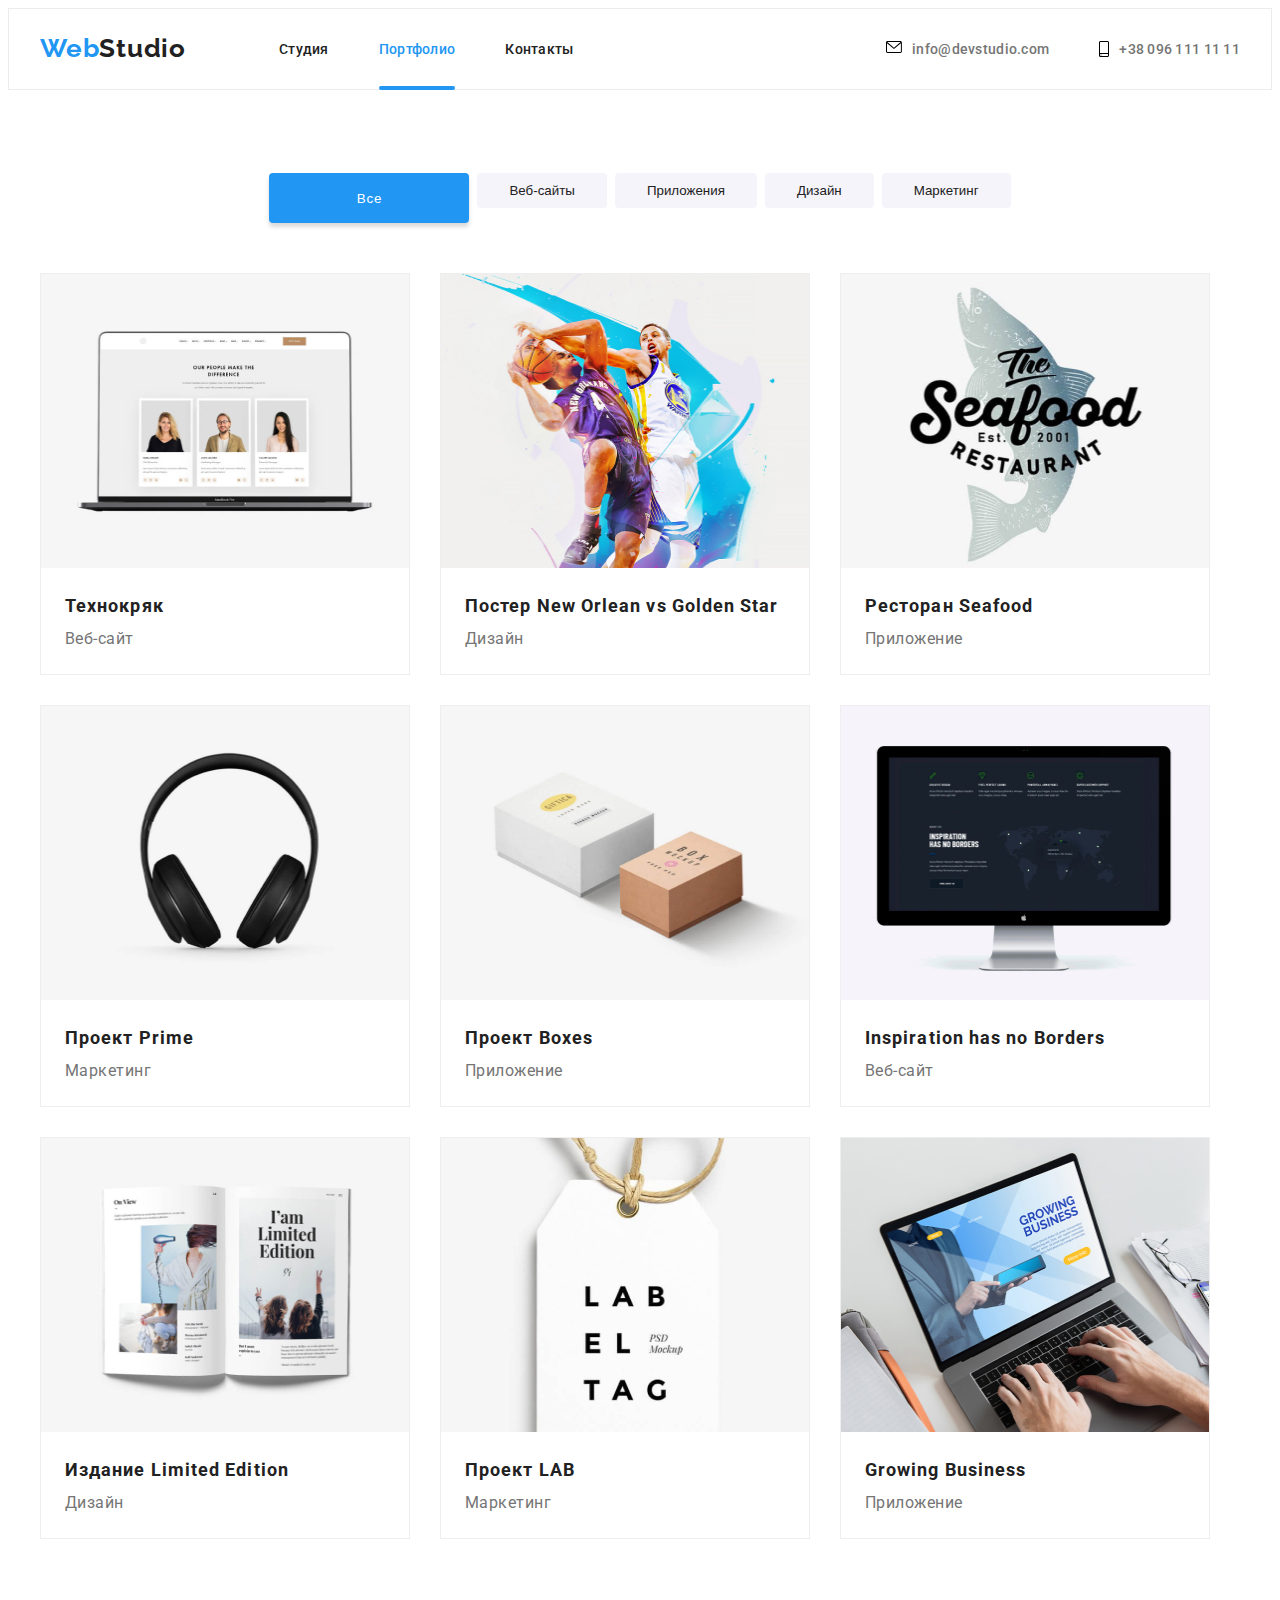
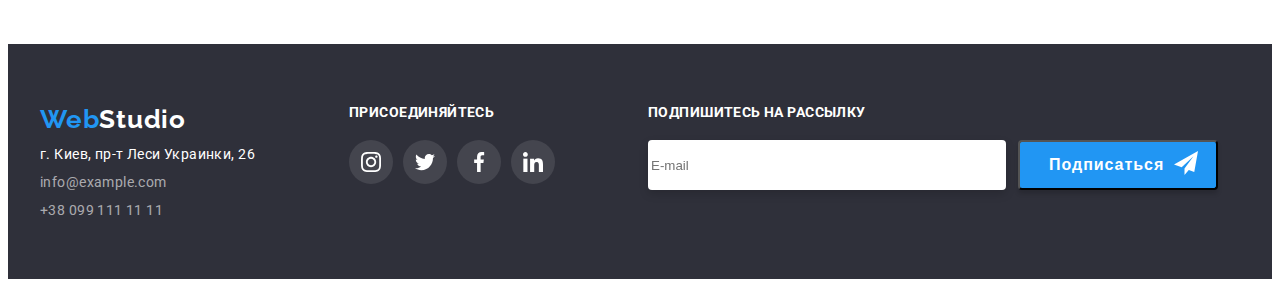
<file: portfolio.html>
<!DOCTYPE html>
<html lang="ru">

<head>
  <meta charset="UTF-8" />
  <meta name="viewport" content="width=device-width, initial-scale=1.0" />
  <title>Портфолио</title>
  <link rel="preconnect" href="https://fonts.gstatic.com" />
  <link href="https://fonts.googleapis.com/css2?family=Raleway:wght@700&family=Roboto:wght@400;500;700&display=swap"
    rel="stylesheet" />
  <link rel="stylesheet" href="https://cdnjs.cloudflare.com/ajax/libs/modern-normalize/1.0.0/modern-normalize.min.css"
    integrity="sha512-ISS7cAi1PEhQ8jnbJpJZMd29NlhNj4AWYyLOSp2CE/CsHxTCu+r+t0D2yoJudVrd0/8fTVPUVDzY5Tvli75u/g=="
    crossorigin="anonymous" />
  <link rel="stylesheet" href="./css/style.css" />
</head>

<body>
  <svg aria-hidden="true" style="position: absolute; width: 0; height: 0; overflow: hidden;" version="1.1"
    xmlns="http://www.w3.org/2000/svg" xmlns:xlink="http://www.w3.org/1999/xlink">
    <defs>
      <symbol id="icon-astronaut" viewBox="0 0 32 32">
        <path fill="#2196f3" style="fill: var(--color1, #2196f3)"
          d="M31.974 4.524c-0.063-0.193-0.229-0.333-0.43-0.363l-1.91-0.278-0.855-1.731c-0.179-0.365-0.777-0.365-0.956 0l-0.855 1.731-1.91 0.278c-0.201 0.029-0.367 0.17-0.431 0.363-0.062 0.193-0.011 0.405 0.135 0.547l1.383 1.348-0.326 1.903c-0.034 0.2 0.048 0.402 0.212 0.522 0.166 0.121 0.382 0.135 0.562 0.040l1.709-0.899 1.709 0.899c0.078 0.041 0.164 0.061 0.249 0.061 0.11 0 0.221-0.034 0.314-0.102 0.164-0.119 0.246-0.322 0.212-0.522l-0.326-1.903 1.383-1.348c0.145-0.142 0.197-0.354 0.135-0.547zM29.511 5.851c-0.125 0.122-0.183 0.299-0.153 0.472l0.191 1.114-1-0.526c-0.078-0.041-0.163-0.061-0.249-0.061s-0.17 0.020-0.249 0.061l-1.001 0.526 0.191-1.114c0.030-0.173-0.028-0.349-0.153-0.472l-0.81-0.789 1.119-0.163c0.174-0.025 0.324-0.134 0.402-0.292l0.5-1.013 0.5 1.013c0.078 0.157 0.228 0.267 0.402 0.292l1.119 0.163-0.809 0.789z">
        </path>
        <path fill="#2196f3" style="fill: var(--color1, #2196f3)" d="M26.134 20.522h-1.067v1.067h1.067v-1.067z"></path>
        <path fill="#2196f3" style="fill: var(--color1, #2196f3)" d="M26.134 22.656h-1.067v1.067h1.067v-1.067z"></path>
        <path fill="#2196f3" style="fill: var(--color1, #2196f3)" d="M27.2 21.589h-1.067v1.067h1.067v-1.067z"></path>
        <path fill="#2196f3" style="fill: var(--color1, #2196f3)" d="M25.067 21.589h-1.067v1.067h1.067v-1.067z"></path>
        <path fill="#2196f3" style="fill: var(--color1, #2196f3)" d="M22.4 26.389h-1.067v1.067h1.067v-1.067z"></path>
        <path fill="#2196f3" style="fill: var(--color1, #2196f3)" d="M22.4 28.522h-1.067v1.067h1.067v-1.067z"></path>
        <path fill="#2196f3" style="fill: var(--color1, #2196f3)" d="M23.467 27.456h-1.067v1.067h1.067v-1.067z"></path>
        <path fill="#2196f3" style="fill: var(--color1, #2196f3)" d="M21.333 27.456h-1.067v1.067h1.067v-1.067z"></path>
        <path fill="#2196f3" style="fill: var(--color1, #2196f3)" d="M16 24.256h-1.067v1.067h1.067v-1.067z"></path>
        <path fill="#2196f3" style="fill: var(--color1, #2196f3)" d="M16 26.389h-1.067v1.067h1.067v-1.067z"></path>
        <path fill="#2196f3" style="fill: var(--color1, #2196f3)" d="M17.067 25.322h-1.067v1.067h1.067v-1.067z"></path>
        <path fill="#2196f3" style="fill: var(--color1, #2196f3)" d="M14.933 25.322h-1.067v1.067h1.067v-1.067z"></path>
        <path fill="#2196f3" style="fill: var(--color1, #2196f3)" d="M5.867 6.122h-1.067v1.067h1.067v-1.067z"></path>
        <path fill="#2196f3" style="fill: var(--color1, #2196f3)" d="M5.867 8.255h-1.067v1.067h1.067v-1.067z"></path>
        <path fill="#2196f3" style="fill: var(--color1, #2196f3)" d="M6.933 7.189h-1.067v1.067h1.067v-1.067z"></path>
        <path fill="#2196f3" style="fill: var(--color1, #2196f3)" d="M4.8 7.189h-1.067v1.067h1.067v-1.067z"></path>
        <path fill="#212121" style="fill: var(--color2, #212121)"
          d="M24.715 14.159c-0.287-0.388-0.709-0.637-1.188-0.705-0.481-0.068-0.956 0.058-1.34 0.352l-1.252 0.96-1.898 1.417-1.358-0.541c2.421-1.086 4.114-3.508 4.114-6.32 0-3.823-3.123-6.933-6.961-6.933s-6.961 3.11-6.961 6.933c0 1.386 0.414 2.674 1.12 3.758l-2.764-0.024c-0.002 0-0.003 0-0.005 0-0.009 0-0.015 0.004-0.023 0.005-0.053 0.002-0.105 0.013-0.155 0.031-0.013 0.005-0.026 0.008-0.038 0.013-0.006 0.003-0.013 0.003-0.019 0.006l-3.233 1.596c-0.001 0-0.001 0-0.001 0.001l-1.893 0.911c-0.021 0.009-0.042 0.021-0.063 0.035-0.755 0.502-1.012 1.489-0.598 2.295 0.22 0.429 0.595 0.745 1.056 0.889 0.178 0.055 0.359 0.083 0.539 0.083 0.29 0 0.577-0.071 0.839-0.211l1.388-0.738 2.264-1.169 1.357-0.008-5.442 5.416c-0.001 0.001-0.001 0.001-0.002 0.001l-1.339 1.333c-0.316 0.315-0.49 0.732-0.49 1.178s0.174 0.863 0.49 1.179c0.325 0.323 0.752 0.485 1.179 0.485s0.854-0.162 1.18-0.485l1.314-1.309 1.741-1.3 0.901 0.897-1.762 1.754c-0 0.001-0.001 0.001-0.002 0.001l-1.339 1.333c-0.316 0.315-0.49 0.732-0.49 1.178s0.174 0.863 0.49 1.179c0.325 0.323 0.753 0.485 1.18 0.485s0.855-0.162 1.18-0.485l3.482-3.467c0.001-0.001 0.001-0.001 0.001-0.002l1.010-1-0.004-0.004c0.006-0.006 0.015-0.009 0.022-0.015l5.166-5.658 3.471 0.494c0.025 0.004 0.050 0.005 0.075 0.005 0.065 0 0.127-0.015 0.187-0.038 0.018-0.006 0.033-0.015 0.050-0.023 0.019-0.010 0.039-0.015 0.058-0.027l3.213-2.133c0.012-0.008 0.018-0.021 0.029-0.029 0.013-0.010 0.029-0.014 0.041-0.026l1.271-1.191c0.662-0.62 0.753-1.635 0.212-2.362zM2.13 17.77c-0.173 0.093-0.37 0.111-0.558 0.052-0.187-0.058-0.338-0.186-0.427-0.358-0.161-0.314-0.068-0.695 0.214-0.902l1.314-0.632 0.449 1.312-0.992 0.528zM5.628 15.942l-1.548 0.8-0.439-1.283 2.027-1.001-0.040 1.484zM20.727 9.322c0 0.918-0.219 1.785-0.599 2.559l-4.181-1.899c-0.044-0.573-0.341-1.075-0.788-1.388l1.464-4.86c2.378 0.756 4.105 2.974 4.105 5.588zM8.938 9.322c0-3.235 2.644-5.867 5.894-5.867 0.253 0 0.5 0.021 0.745 0.052l-1.432 4.754c-0.019-0.001-0.037-0.006-0.057-0.006-1.033 0-1.873 0.837-1.873 1.867s0.84 1.867 1.873 1.867c0.694 0 1.294-0.383 1.618-0.945l3.862 1.755c-1.075 1.446-2.795 2.39-4.737 2.39-3.25 0-5.894-2.632-5.894-5.867zM14.894 10.122c0 0.441-0.362 0.8-0.806 0.8s-0.806-0.359-0.806-0.8c0-0.441 0.362-0.8 0.806-0.8s0.806 0.359 0.806 0.8zM2.465 25.146c-0.236 0.234-0.619 0.234-0.854 0.001-0.114-0.114-0.176-0.263-0.176-0.423s0.062-0.309 0.176-0.421l0.962-0.958 0.851 0.848-0.959 0.955zM5.679 28.88c-0.236 0.234-0.619 0.235-0.855 0.001-0.114-0.114-0.176-0.263-0.176-0.423s0.062-0.309 0.176-0.421l0.963-0.959 0.852 0.848-0.96 0.955zM9.16 25.411c-0.001 0-0.001 0-0.002 0.001l-1.765 1.76-0.852-0.848 1.763-1.755c0 0 0 0 0-0s0.001-0.001 0.002-0.001c0.040-0.040 0.065-0.088 0.090-0.135 0.007-0.014 0.020-0.026 0.026-0.040 0.017-0.041 0.019-0.085 0.026-0.129 0.003-0.025 0.014-0.047 0.014-0.073 0-0.036-0.013-0.070-0.020-0.106-0.006-0.032-0.006-0.065-0.019-0.095-0.020-0.050-0.055-0.094-0.091-0.138-0.010-0.012-0.014-0.027-0.025-0.038 0 0 0 0-0.001 0s-0.001-0.002-0.001-0.002l-1.607-1.6c-0.017-0.017-0.039-0.024-0.058-0.038-0.028-0.022-0.055-0.042-0.087-0.058-0.030-0.015-0.061-0.024-0.093-0.033-0.034-0.010-0.067-0.017-0.103-0.020-0.033-0.002-0.063 0.001-0.095 0.005-0.036 0.004-0.069 0.009-0.104 0.020-0.034 0.011-0.063 0.027-0.094 0.045-0.020 0.011-0.042 0.015-0.061 0.029l-1.773 1.324-0.901-0.897 2.399-2.386 4.361 4.289-0.928 0.919zM15.979 18.394c-0.015-0.002-0.030 0.004-0.045 0.003-0.039-0.002-0.076 0.001-0.115 0.007-0.030 0.005-0.059 0.011-0.088 0.021-0.034 0.012-0.065 0.028-0.097 0.047-0.030 0.018-0.057 0.037-0.083 0.061-0.013 0.011-0.028 0.017-0.040 0.029l-4.698 5.146-4.328-4.257 2.833-2.818c0.209-0.208 0.21-0.546 0.002-0.755-0.105-0.105-0.243-0.157-0.381-0.156v-0.001l-2.219 0.013 0.028-1.607 3.104 0.027c1.265 1.294 3.029 2.101 4.981 2.101 0.437 0 0.864-0.045 1.279-0.123 0.040 0.032 0.079 0.065 0.13 0.085l2.41 0.96 0.331 1.644-3.003-0.427zM20.020 18.572l-0.313-1.558 1.446-1.080 0.947 1.257-2.080 1.381zM23.774 15.741l-0.838 0.785-0.931-1.236 0.831-0.637c0.155-0.119 0.351-0.168 0.543-0.143 0.193 0.027 0.364 0.128 0.48 0.284 0.217 0.292 0.18 0.699-0.085 0.947z">
        </path>
        <path fill="#212121" style="fill: var(--color2, #212121)"
          d="M13.602 18.544l-2.143-2.133c-0.207-0.207-0.545-0.207-0.753 0l-2.142 2.133c-0.1 0.101-0.157 0.236-0.157 0.378s0.056 0.278 0.157 0.378l2.142 2.133c0.104 0.103 0.241 0.155 0.377 0.155s0.273-0.052 0.376-0.155l2.143-2.133c0.1-0.1 0.157-0.236 0.157-0.378s-0.057-0.278-0.157-0.378zM11.083 20.303l-1.387-1.381 1.387-1.381 1.387 1.381-1.387 1.381z">
        </path>
        <path fill="#212121" style="fill: var(--color2, #212121)"
          d="M17.164 5.071l-0.258 1.036c0.071 0.018 1.738 0.452 1.738 2.149h1.067c-0-2.017-1.666-2.965-2.547-3.185z">
        </path>
        <path fill="#212121" style="fill: var(--color2, #212121)" d="M19.711 9.322h-1.067v1.067h1.067v-1.067z"></path>
      </symbol>
      <symbol id="icon-clock" viewBox="0 0 32 32">
        <path fill="#212121" style="fill: var(--color2, #212121)"
          d="M31.297 15.301c-0.002-8.452-6.855-15.303-15.308-15.301s-15.303 6.855-15.301 15.308c0.001 6.658 4.307 12.551 10.649 14.576 0.061 0.019 0.124 0.029 0.187 0.029 0.121-0 0.239-0.032 0.342-0.094 0.135-0.080 0.236-0.207 0.283-0.356l3.865-12.25c1.057-0.005 1.909-0.866 1.903-1.923s-0.866-1.909-1.923-1.903c-0.284 0.001-0.565 0.067-0.82 0.191l-5.106-5.107c-0.253-0.245-0.657-0.238-0.902 0.016-0.239 0.247-0.239 0.639 0 0.886l5.103 5.109c-0.392 0.799-0.168 1.764 0.536 2.309l-3.683 11.673c-7.278-2.681-11.004-10.754-8.323-18.032s10.754-11.004 18.032-8.323 11.004 10.754 8.323 18.032c-1.31 3.556-4.001 6.431-7.462 7.973l-0.398-1.874c-0.073-0.344-0.411-0.565-0.756-0.492-0.109 0.023-0.209 0.074-0.292 0.148l-3.837 3.426c-0.263 0.234-0.287 0.637-0.052 0.9 0.076 0.085 0.174 0.149 0.283 0.184l4.899 1.563c0.335 0.108 0.694-0.077 0.802-0.412 0.034-0.106 0.040-0.219 0.017-0.328l-0.391-1.839c5.664-2.388 9.342-7.942 9.329-14.089zM15.992 14.664c0.352 0 0.638 0.286 0.638 0.638s-0.286 0.638-0.638 0.638c-0.352 0-0.638-0.285-0.638-0.638s0.285-0.638 0.638-0.638zM18.093 29.528l2.184-1.948 0.603 2.84-2.787-0.892z">
        </path>
        <path fill="#2196f3" style="fill: var(--color1, #2196f3)"
          d="M15.354 3.185v1.275c0 0.352 0.285 0.638 0.638 0.638s0.638-0.285 0.638-0.638v-1.275c0-0.352-0.286-0.638-0.638-0.638s-0.638 0.286-0.638 0.638z">
        </path>
        <path fill="#2196f3" style="fill: var(--color1, #2196f3)"
          d="M3.876 14.664c-0.352 0-0.638 0.286-0.638 0.638s0.285 0.638 0.638 0.638h1.275c0.352 0 0.638-0.285 0.638-0.638s-0.285-0.638-0.638-0.638h-1.275z">
        </path>
        <path fill="#2196f3" style="fill: var(--color1, #2196f3)"
          d="M28.108 15.939c0.352 0 0.638-0.285 0.638-0.638s-0.285-0.638-0.638-0.638h-1.275c-0.352 0-0.638 0.286-0.638 0.638s0.286 0.638 0.638 0.638h1.275z">
        </path>
      </symbol>
      <symbol id="icon-diagramma" viewBox="0 0 36 32">
        <path fill="#2196f3" style="fill: var(--color1, #2196f3)" d="M16.754 14.965h1.066v4.798h-1.066v-4.797z"></path>
        <path fill="#2196f3" style="fill: var(--color1, #2196f3)" d="M21.018 17.097h1.066v2.665h-1.066v-2.665z"></path>
        <path fill="#2196f3" style="fill: var(--color1, #2196f3)" d="M12.49 18.696h1.066v1.066h-1.066v-1.066z"></path>
        <path fill="#2196f3" style="fill: var(--color1, #2196f3)" d="M9.291 18.163h1.066v1.599h-1.066v-1.599z"></path>
        <path fill="#212121" style="fill: var(--color2, #212121)"
          d="M3.428 28.291h25.587c0.883 0 1.599-0.716 1.599-1.599v-2.132c0-0.883-0.716-1.599-1.599-1.599h-0.533v-13.293l3.028-2.868c0.703 0.346 1.553 0.136 2.013-0.499s0.396-1.508-0.153-2.068-1.42-0.644-2.065-0.198c-0.644 0.446-0.873 1.292-0.542 2.002l-2.281 2.163v-1.23c0-0.883-0.716-1.599-1.599-1.599h-21.322c-0.883 0-1.599 0.716-1.599 1.599v15.992h-0.533c-0.883 0-1.599 0.716-1.599 1.599v2.132c0 0.883 0.716 1.599 1.599 1.599zM32.213 4.837c0.294 0 0.533 0.239 0.533 0.533s-0.239 0.533-0.533 0.533c-0.294 0-0.533-0.239-0.533-0.533s0.239-0.533 0.533-0.533zM5.027 6.969c0-0.294 0.239-0.533 0.533-0.533h21.322c0.294 0 0.533 0.239 0.533 0.533v2.239l-1.066 1.013v-2.186c0-0.294-0.239-0.533-0.533-0.533h-19.19c-0.294 0-0.533 0.239-0.533 0.533v13.326c0 0.294 0.239 0.533 0.533 0.533h19.19c0.294 0 0.533-0.239 0.533-0.533v-9.674l1.066-1.010v12.284h-22.388v-15.992zM9.824 13.899c-0.721-0.002-1.354 0.478-1.546 1.174s0.105 1.433 0.725 1.801c0.62 0.368 1.41 0.276 1.928-0.226l1.853 0.93c0.215 0.108 0.476 0.057 0.636-0.123l3.939-4.431 3.872 2.901c0.208 0.156 0.498 0.139 0.686-0.039l3.365-3.188v8.131h-18.124v-12.26h18.124v2.66l-3.771 3.572-3.904-2.927c-0.222-0.166-0.534-0.135-0.718 0.072l-3.993 4.493-1.493-0.746c0.011-0.064 0.018-0.129 0.020-0.193 0-0.883-0.716-1.599-1.599-1.599zM10.357 15.498c0 0.294-0.239 0.533-0.533 0.533s-0.533-0.239-0.533-0.533c0-0.294 0.239-0.533 0.533-0.533s0.533 0.239 0.533 0.533zM13.556 24.027h5.331v0.533c0 0.294-0.239 0.533-0.533 0.533h-4.264c-0.294 0-0.533-0.239-0.533-0.533v-0.533zM2.895 24.56c0-0.294 0.239-0.533 0.533-0.533h9.062v0.533c0 0.883 0.716 1.599 1.599 1.599h4.264c0.883 0 1.599-0.716 1.599-1.599v-0.533h9.062c0.294 0 0.533 0.239 0.533 0.533v2.132c0 0.294-0.239 0.533-0.533 0.533h-25.587c-0.294 0-0.533-0.239-0.533-0.533v-2.132z">
        </path>
      </symbol>
      <symbol id="icon-envelope" viewBox="0 0 43 32">
        <path
          d="M38.667 0h-34.667c-2.206 0-4 1.794-4 4v24c0 2.206 1.794 4 4 4h34.667c2.206 0 4-1.794 4-4v-24c0-2.206-1.794-4-4-4zM38.667 2.667c0.181 0 0.353 0.038 0.511 0.103l-17.844 15.466-17.844-15.466c0.158-0.066 0.33-0.103 0.511-0.103h34.667zM38.667 29.333h-34.667c-0.736 0-1.333-0.598-1.333-1.333v-22.413l17.793 15.421c0.251 0.217 0.563 0.326 0.874 0.326s0.622-0.108 0.874-0.326l17.793-15.421v22.413c0 0.736-0.598 1.333-1.333 1.333z">
        </path>
      </symbol>
      <symbol id="icon-facebook" viewBox="0 0 32 32">
        <path
          d="M21.329 5.313h2.921v-5.088c-0.504-0.069-2.237-0.225-4.256-0.225-4.212 0-7.097 2.649-7.097 7.519v4.481h-4.648v5.688h4.648v14.312h5.699v-14.311h4.46l0.708-5.688h-5.169v-3.919c0.001-1.644 0.444-2.769 2.735-2.769z">
        </path>
      </symbol>
      <symbol id="icon-instagram" viewBox="0 0 32 32">
        <path
          d="M31.969 9.408c-0.075-1.7-0.35-2.869-0.744-3.882-0.406-1.075-1.032-2.038-1.851-2.838-0.8-0.813-1.769-1.444-2.832-1.844-1.019-0.394-2.182-0.669-3.882-0.744-1.713-0.081-2.257-0.1-6.601-0.1s-4.888 0.019-6.595 0.094c-1.7 0.075-2.869 0.35-3.882 0.744-1.075 0.406-2.038 1.031-2.838 1.85-0.813 0.8-1.444 1.769-1.844 2.832-0.394 1.019-0.669 2.182-0.744 3.882-0.081 1.713-0.1 2.257-0.1 6.601s0.019 4.888 0.094 6.595c0.075 1.7 0.35 2.869 0.744 3.882 0.406 1.075 1.038 2.038 1.85 2.838 0.8 0.813 1.769 1.444 2.832 1.844 1.019 0.394 2.182 0.669 3.882 0.744 1.706 0.075 2.25 0.094 6.595 0.094s4.888-0.019 6.595-0.094c1.7-0.075 2.869-0.35 3.882-0.744 2.151-0.832 3.851-2.532 4.682-4.682 0.394-1.019 0.669-2.182 0.744-3.882 0.075-1.707 0.094-2.251 0.094-6.595s-0.006-4.888-0.081-6.595zM29.087 22.473c-0.069 1.563-0.331 2.407-0.55 2.969-0.538 1.394-1.644 2.5-3.038 3.038-0.563 0.219-1.413 0.481-2.969 0.55-1.688 0.075-2.194 0.094-6.464 0.094s-4.782-0.019-6.464-0.094c-1.563-0.069-2.407-0.331-2.969-0.55-0.694-0.256-1.325-0.663-1.838-1.194-0.531-0.519-0.938-1.144-1.194-1.838-0.219-0.563-0.481-1.413-0.55-2.969-0.075-1.688-0.094-2.194-0.094-6.464s0.019-4.782 0.094-6.464c0.069-1.563 0.331-2.407 0.55-2.969 0.256-0.694 0.663-1.325 1.2-1.838 0.519-0.531 1.144-0.938 1.838-1.194 0.563-0.219 1.413-0.481 2.969-0.55 1.688-0.075 2.194-0.094 6.464-0.094 4.276 0 4.782 0.019 6.464 0.094 1.563 0.069 2.407 0.331 2.969 0.55 0.694 0.256 1.325 0.662 1.838 1.194 0.531 0.519 0.938 1.144 1.194 1.838 0.219 0.563 0.481 1.413 0.55 2.969 0.075 1.688 0.094 2.194 0.094 6.464s-0.019 4.77-0.094 6.458z">
        </path>
        <path
          d="M16.059 7.783c-4.538 0-8.22 3.682-8.22 8.22s3.682 8.22 8.22 8.22c4.539 0 8.22-3.682 8.22-8.22s-3.682-8.22-8.22-8.22zM16.059 21.335c-2.944 0-5.332-2.388-5.332-5.332s2.388-5.332 5.332-5.332c2.944 0 5.332 2.388 5.332 5.332s-2.388 5.332-5.332 5.332z">
        </path>
        <path
          d="M26.524 7.458c0 1.060-0.859 1.919-1.919 1.919s-1.919-0.859-1.919-1.919c0-1.060 0.859-1.919 1.919-1.919s1.919 0.859 1.919 1.919z">
        </path>
      </symbol>
      <symbol id="icon-linkedin" viewBox="0 0 32 32">
        <path
          d="M31.992 32v-0.001h0.008v-11.736c0-5.741-1.236-10.164-7.948-10.164-3.227 0-5.392 1.771-6.276 3.449h-0.093v-2.913h-6.364v21.364h6.627v-10.579c0-2.785 0.528-5.479 3.977-5.479 3.399 0 3.449 3.179 3.449 5.657v10.401h6.62z">
        </path>
        <path d="M0.528 10.636h6.635v21.364h-6.635v-21.364z"></path>
        <path
          d="M3.843 0c-2.121 0-3.843 1.721-3.843 3.843s1.721 3.879 3.843 3.879c2.121 0 3.843-1.757 3.843-3.879-0.001-2.121-1.723-3.843-3.843-3.843v0z">
        </path>
      </symbol>
      <symbol id="icon-logo-1" viewBox="0 0 29 32">
        <path d="M3.84 0l4.677 4.428h13.046v12.351l4.677 4.428v-21.206h-22.4z"></path>
        <path
          d="M0 4.241v20.6h21.76v-8.188l-13.105-12.406-8.655-0.005zM17.615 21.828h-14.172v-13.854h1.002v12.916h13.17v0.938z">
        </path>
        <path
          d="M6.266 28.662l0.523-1.078h0.438l-0.763 1.438v0.837h-0.397v-0.837l-0.764-1.438h0.439l0.523 1.078zM8.513 29.329h-0.881l-0.184 0.53h-0.411l0.859-2.275h0.355l0.861 2.275h-0.412l-0.186-0.53zM7.743 29.010h0.659l-0.33-0.944-0.33 0.944zM10.071 29.244c0-0.105 0.029-0.202 0.086-0.289 0.057-0.089 0.17-0.193 0.339-0.314-0.088-0.111-0.151-0.206-0.186-0.284s-0.052-0.154-0.052-0.227c0-0.178 0.054-0.319 0.162-0.422s0.254-0.156 0.438-0.156c0.166 0 0.301 0.049 0.406 0.147 0.106 0.097 0.159 0.217 0.159 0.361 0 0.095-0.024 0.182-0.072 0.262-0.048 0.079-0.127 0.158-0.236 0.238l-0.155 0.113 0.439 0.519c0.064-0.125 0.095-0.264 0.095-0.417h0.33c0 0.28-0.066 0.51-0.197 0.689l0.334 0.395h-0.441l-0.128-0.152c-0.162 0.122-0.356 0.183-0.581 0.183s-0.405-0.059-0.541-0.178c-0.134-0.12-0.202-0.276-0.202-0.467zM10.824 29.587c0.128 0 0.248-0.043 0.359-0.128l-0.497-0.586-0.048 0.034c-0.125 0.095-0.188 0.203-0.188 0.325 0 0.105 0.034 0.191 0.102 0.256s0.158 0.098 0.272 0.098zM10.615 28.121c0 0.087 0.054 0.197 0.161 0.33l0.173-0.119 0.048-0.039c0.065-0.057 0.097-0.131 0.097-0.22 0-0.059-0.022-0.11-0.067-0.152-0.045-0.043-0.102-0.064-0.17-0.064-0.074 0-0.133 0.025-0.177 0.075s-0.066 0.113-0.066 0.189zM14.748 29.118c-0.023 0.243-0.113 0.432-0.269 0.569-0.156 0.135-0.364 0.203-0.623 0.203-0.181 0-0.341-0.043-0.48-0.128-0.137-0.086-0.244-0.209-0.319-0.367s-0.114-0.342-0.117-0.552v-0.212c0-0.215 0.038-0.404 0.114-0.567s0.185-0.29 0.327-0.378c0.143-0.088 0.307-0.133 0.494-0.133 0.251 0 0.453 0.068 0.606 0.205s0.242 0.329 0.267 0.578h-0.394c-0.019-0.164-0.067-0.281-0.144-0.353-0.076-0.073-0.188-0.109-0.336-0.109-0.172 0-0.304 0.063-0.397 0.189-0.092 0.125-0.139 0.309-0.141 0.552v0.202c0 0.246 0.044 0.433 0.131 0.563s0.218 0.194 0.387 0.194c0.155 0 0.272-0.035 0.35-0.105s0.128-0.186 0.148-0.348h0.394zM16.918 28.78c0 0.223-0.039 0.419-0.116 0.588-0.077 0.168-0.188 0.297-0.331 0.388-0.143 0.090-0.307 0.134-0.494 0.134-0.184 0-0.349-0.045-0.494-0.134-0.144-0.091-0.255-0.219-0.334-0.386-0.078-0.167-0.118-0.359-0.119-0.576v-0.128c0-0.222 0.039-0.418 0.117-0.588 0.079-0.17 0.19-0.299 0.333-0.389 0.144-0.091 0.308-0.136 0.494-0.136s0.349 0.045 0.492 0.134c0.144 0.088 0.255 0.217 0.333 0.384s0.118 0.361 0.119 0.583v0.127zM16.523 28.662c0-0.252-0.048-0.445-0.144-0.58-0.095-0.134-0.23-0.202-0.405-0.202-0.171 0-0.305 0.067-0.402 0.202-0.096 0.133-0.145 0.322-0.147 0.567v0.131c0 0.25 0.048 0.443 0.145 0.58s0.233 0.205 0.406 0.205c0.175 0 0.309-0.067 0.403-0.2 0.095-0.133 0.142-0.328 0.142-0.584v-0.119z">
        </path>
      </symbol>
      <symbol id="icon-logo-2" viewBox="0 0 25 32">
        <path
          d="M10.447 1.806h0.084c0.156 0 0.324 0.016 0.49 0.030 0.734 0.052 1.463 0.162 2.179 0.329v-1.762c-0.738-0.185-1.491-0.305-2.249-0.358-0.288-0.022-0.595-0.036-0.909-0.044h-0.263c-1.523 0.006-3.039 0.201-4.515 0.582-1.68 0.419-3.293 1.075-4.79 1.948v17.475c1.442-0.783 2.976-1.381 4.566-1.779 1.256-0.32 2.539-0.517 3.833-0.588h0.051c0.216-0.011 0.433-0.017 0.655-0.019v-1.79c-1.681 0.022-3.353 0.244-4.982 0.662-0.602 0.157-1.185 0.325-1.731 0.513l-0.623 0.211v-13.625l0.266-0.128c2.032-0.963 4.229-1.524 6.471-1.651 0.019-0.001 0.037-0.001 0.056 0 0.248-0.013 0.497-0.019 0.741-0.019h0.28c0.129 0.003 0.258 0.006 0.388 0.014z">
        </path>
        <path
          d="M14.837 3.651c-0.409 0-0.814-0.014-1.205-0.044-0.467-0.034-0.947-0.091-1.401-0.167-0.277-0.047-0.55-0.103-0.814-0.164v17.275c1.12 0.277 2.271 0.413 3.425 0.404 1.523-0.006 3.039-0.201 4.515-0.581 1.68-0.42 3.294-1.075 4.792-1.948v-17.163c-1.442 0.783-2.975 1.381-4.564 1.781-1.551 0.398-3.145 0.603-4.747 0.609zM21.745 3.95l0.623-0.21v13.63l-0.266 0.128c-1.021 0.486-2.087 0.869-3.184 1.144-1.331 0.344-2.7 0.522-4.074 0.527-0.411 0-0.819-0.017-1.214-0.052l-0.427-0.038v-14.017l0.497 0.033c0.361 0.023 0.735 0.034 1.141 0.034 1.745-0.006 3.483-0.229 5.173-0.663 0.581-0.153 1.158-0.325 1.731-0.518z">
        </path>
        <path
          d="M1.684 25.977c-0.090-0.093-0.197-0.166-0.317-0.214s-0.247-0.071-0.376-0.066c-0.137-0.002-0.273 0.024-0.4 0.075-0.117 0.046-0.222 0.116-0.311 0.205s-0.156 0.196-0.201 0.313c-0.049 0.123-0.073 0.254-0.072 0.387v2.335c-0.006 0.165 0.026 0.328 0.092 0.479 0.055 0.12 0.135 0.226 0.233 0.313 0.093 0.079 0.203 0.135 0.321 0.166 0.114 0.032 0.231 0.048 0.349 0.049 0.13 0.001 0.259-0.027 0.377-0.081 0.117-0.051 0.222-0.124 0.311-0.216 0.087-0.091 0.156-0.197 0.204-0.313 0.050-0.118 0.075-0.244 0.075-0.372v-0.261h-0.61v0.208c0.002 0.071-0.010 0.142-0.036 0.208-0.020 0.050-0.050 0.095-0.089 0.131-0.038 0.031-0.081 0.053-0.128 0.067-0.041 0.014-0.084 0.021-0.128 0.022-0.054 0.006-0.11-0.002-0.16-0.024s-0.094-0.057-0.126-0.101c-0.058-0.094-0.086-0.203-0.081-0.313v-2.177c-0.004-0.121 0.022-0.241 0.075-0.349 0.032-0.049 0.077-0.089 0.129-0.114s0.112-0.034 0.17-0.027c0.053-0.002 0.105 0.009 0.152 0.032s0.089 0.057 0.12 0.099c0.068 0.090 0.104 0.2 0.101 0.313v0.202h0.604v-0.238c0.001-0.14-0.024-0.278-0.075-0.408-0.045-0.122-0.114-0.234-0.204-0.329z">
        </path>
        <path
          d="M5.31 25.95c-0.195-0.164-0.44-0.255-0.694-0.257-0.124 0-0.248 0.023-0.364 0.066-0.119 0.042-0.228 0.107-0.322 0.191-0.101 0.091-0.182 0.202-0.237 0.327-0.061 0.143-0.092 0.297-0.089 0.452v2.239c-0.004 0.158 0.026 0.314 0.089 0.459 0.055 0.12 0.136 0.227 0.237 0.313 0.093 0.087 0.203 0.154 0.322 0.197 0.117 0.043 0.24 0.065 0.364 0.066s0.248-0.023 0.364-0.066c0.121-0.044 0.233-0.111 0.33-0.197 0.097-0.087 0.176-0.194 0.23-0.313 0.063-0.145 0.093-0.301 0.089-0.459v-2.239c0.003-0.155-0.027-0.31-0.089-0.452-0.054-0.123-0.133-0.235-0.23-0.327zM5.025 28.969c0.005 0.060-0.003 0.12-0.024 0.176s-0.054 0.107-0.097 0.148c-0.081 0.068-0.182 0.105-0.287 0.105s-0.207-0.037-0.287-0.105c-0.043-0.041-0.076-0.092-0.097-0.148s-0.029-0.116-0.024-0.176v-2.239c-0.005-0.060 0.003-0.12 0.024-0.176s0.054-0.107 0.097-0.148c0.081-0.068 0.182-0.105 0.287-0.105s0.207 0.037 0.287 0.105c0.043 0.041 0.076 0.092 0.097 0.148s0.029 0.116 0.024 0.176v2.239z">
        </path>
        <path
          d="M10.072 29.969v-4.239h-0.587l-0.771 2.244h-0.011l-0.777-2.244h-0.581v4.239h0.606v-2.579h0.011l0.593 1.823h0.302l0.598-1.823h0.011v2.579h0.606z">
        </path>
        <path
          d="M13.513 26.027c-0.093-0.105-0.211-0.184-0.343-0.232-0.142-0.046-0.29-0.068-0.439-0.066h-0.9v4.239h0.604v-1.656h0.311c0.188 0.009 0.376-0.031 0.545-0.116 0.137-0.076 0.252-0.188 0.332-0.324 0.070-0.113 0.117-0.238 0.139-0.369 0.024-0.16 0.035-0.321 0.033-0.482 0.006-0.204-0.014-0.407-0.059-0.606-0.040-0.147-0.117-0.281-0.223-0.39zM13.201 27.319c-0.003 0.077-0.022 0.152-0.056 0.221-0.035 0.065-0.089 0.117-0.156 0.149-0.089 0.040-0.187 0.058-0.285 0.053h-0.275v-1.441h0.311c0.094-0.005 0.187 0.014 0.272 0.053 0.062 0.036 0.112 0.091 0.142 0.157 0.033 0.074 0.051 0.155 0.053 0.236 0 0.089 0 0.183 0 0.282s0.006 0.2 0 0.291h-0.006z">
        </path>
        <path
          d="M16.374 25.73h-0.495l-0.934 4.239h0.604l0.177-0.911h0.823l0.177 0.911h0.604l-0.957-4.239zM15.817 28.481l0.297-1.537h0.011l0.296 1.537h-0.604z">
        </path>
        <path
          d="M20.277 28.284h-0.011l-0.912-2.554h-0.581v4.239h0.604v-2.549h0.012l0.923 2.549h0.568v-4.239h-0.604v2.554z">
        </path>
        <path d="M23.968 25.73l-0.486 1.685h-0.012l-0.486-1.685h-0.64l0.83 2.447v1.792h0.604v-1.792l0.83-2.447h-0.64z">
        </path>
        <path d="M0 31.166h0.291v0.817h0.198v-0.817h0.29v-0.167h-0.778v0.167z"></path>
        <path
          d="M2.447 30.998l-0.381 0.984h0.21l0.081-0.224h0.392l0.084 0.224h0.215l-0.391-0.984h-0.21zM2.416 31.593l0.134-0.365 0.134 0.365h-0.268z">
        </path>
        <path
          d="M4.866 31.62h0.227v0.127c-0.066 0.053-0.149 0.082-0.234 0.083-0.040 0.002-0.079-0.005-0.116-0.021s-0.068-0.041-0.093-0.072c-0.052-0.075-0.078-0.165-0.073-0.257 0-0.219 0.095-0.329 0.283-0.329 0.050-0.005 0.099 0.008 0.14 0.037s0.070 0.071 0.082 0.12l0.195-0.038c-0.042-0.192-0.181-0.289-0.417-0.289-0.127-0.003-0.25 0.042-0.344 0.127-0.050 0.049-0.088 0.108-0.112 0.174s-0.034 0.135-0.029 0.205c-0.006 0.135 0.039 0.267 0.126 0.369 0.048 0.050 0.107 0.088 0.171 0.113s0.134 0.035 0.203 0.031c0.154 0.004 0.304-0.052 0.417-0.157v-0.388h-0.427v0.166z">
        </path>
        <path d="M7.337 30.998h-0.199v0.984h0.69v-0.167h-0.49v-0.817z"></path>
        <path d="M9.426 30.998h-0.199v0.984h0.199v-0.984z"></path>
        <path d="M11.469 31.656l-0.403-0.657h-0.193v0.984h0.185v-0.643l0.395 0.643h0.198v-0.984h-0.182v0.657z"></path>
        <path d="M13.315 31.549h0.49v-0.167h-0.49v-0.216h0.528v-0.167h-0.727v0.984h0.747v-0.167h-0.548v-0.266z"></path>
        <path d="M17.792 31.387h-0.388v-0.388h-0.198v0.984h0.198v-0.43h0.388v0.43h0.198v-0.984h-0.198v0.388z"></path>
        <path d="M19.649 31.549h0.492v-0.167h-0.492v-0.216h0.529v-0.167h-0.727v0.984h0.746v-0.167h-0.548v-0.266z">
        </path>
        <path
          d="M22.168 31.549c0.171-0.027 0.258-0.117 0.258-0.274 0.005-0.042-0.001-0.084-0.018-0.123s-0.044-0.072-0.078-0.096c-0.089-0.045-0.189-0.065-0.288-0.058h-0.417v0.984h0.198v-0.412h0.039c0.042-0.003 0.084 0.005 0.123 0.022 0.029 0.018 0.053 0.043 0.070 0.072l0.215 0.313h0.237l-0.12-0.192c-0.053-0.095-0.128-0.176-0.218-0.236zM21.969 31.413h-0.146v-0.247h0.156c0.068-0.005 0.136 0.002 0.201 0.023 0.014 0.013 0.026 0.029 0.033 0.046s0.011 0.037 0.010 0.056c-0.001 0.019-0.006 0.038-0.015 0.055s-0.022 0.032-0.037 0.043c-0.065 0.020-0.133 0.028-0.201 0.023z">
        </path>
        <path d="M24.067 31.549h0.49v-0.167h-0.49v-0.216h0.529v-0.167h-0.729v0.984h0.747v-0.167h-0.548v-0.266z"></path>
      </symbol>
      <symbol id="icon-logo-3" viewBox="0 0 31 32">
        <path
          d="M4.722 31.103c0.011 0 0.022 0.003 0.032 0.007s0.019 0.011 0.027 0.018l0.153 0.161c-0.119 0.13-0.266 0.234-0.431 0.305-0.193 0.077-0.401 0.115-0.611 0.109-0.197 0.004-0.392-0.031-0.574-0.102-0.164-0.065-0.312-0.164-0.433-0.288-0.123-0.129-0.218-0.28-0.279-0.445-0.067-0.184-0.1-0.377-0.098-0.571-0.003-0.195 0.033-0.39 0.105-0.573 0.067-0.166 0.168-0.317 0.297-0.445 0.131-0.126 0.287-0.224 0.459-0.29 0.189-0.070 0.389-0.104 0.591-0.102 0.188-0.004 0.375 0.027 0.549 0.093 0.152 0.063 0.291 0.15 0.412 0.257l-0.128 0.171c-0.009 0.012-0.020 0.023-0.033 0.031-0.015 0.010-0.033 0.014-0.052 0.013-0.020-0.001-0.039-0.008-0.056-0.018l-0.069-0.046-0.096-0.058c-0.041-0.022-0.084-0.041-0.128-0.057-0.057-0.019-0.115-0.035-0.174-0.046-0.075-0.013-0.151-0.019-0.228-0.018-0.146-0.002-0.29 0.024-0.425 0.077-0.126 0.048-0.239 0.122-0.333 0.215-0.095 0.099-0.169 0.216-0.216 0.343-0.054 0.145-0.080 0.298-0.078 0.452-0.002 0.156 0.024 0.312 0.078 0.46 0.047 0.126 0.119 0.242 0.212 0.341 0.088 0.093 0.196 0.165 0.318 0.212 0.125 0.049 0.259 0.074 0.394 0.073 0.078 0.001 0.156-0.004 0.234-0.015 0.126-0.015 0.247-0.056 0.354-0.122 0.054-0.034 0.104-0.072 0.151-0.113 0.020-0.018 0.046-0.028 0.073-0.029z">
        </path>
        <path
          d="M9.144 30.296c0.002 0.194-0.033 0.386-0.103 0.567-0.062 0.165-0.161 0.315-0.288 0.44s-0.282 0.224-0.452 0.289c-0.375 0.136-0.789 0.136-1.164 0-0.169-0.066-0.323-0.165-0.45-0.29-0.128-0.128-0.227-0.279-0.291-0.445-0.138-0.367-0.138-0.769 0-1.136 0.065-0.166 0.164-0.317 0.291-0.447 0.128-0.121 0.281-0.216 0.45-0.279 0.374-0.139 0.79-0.139 1.164 0 0.17 0.066 0.324 0.165 0.452 0.29 0.126 0.127 0.224 0.276 0.289 0.44 0.071 0.183 0.106 0.376 0.103 0.571zM8.742 30.296c0.003-0.155-0.022-0.309-0.073-0.456-0.043-0.126-0.113-0.242-0.205-0.341-0.090-0.094-0.2-0.167-0.323-0.215-0.272-0.1-0.574-0.1-0.846 0-0.123 0.048-0.234 0.121-0.324 0.215-0.093 0.098-0.164 0.215-0.207 0.341-0.097 0.297-0.097 0.615 0 0.912 0.043 0.126 0.114 0.242 0.207 0.341 0.090 0.093 0.2 0.166 0.324 0.213 0.273 0.097 0.573 0.097 0.846 0 0.123-0.047 0.234-0.12 0.323-0.213 0.092-0.099 0.162-0.215 0.205-0.341 0.051-0.147 0.076-0.301 0.073-0.456z">
        </path>
        <path
          d="M12.161 30.774l0.040 0.102c0.015-0.036 0.029-0.069 0.044-0.102 0.015-0.034 0.031-0.068 0.050-0.1l0.978-1.694c0.019-0.029 0.036-0.047 0.056-0.053 0.026-0.008 0.053-0.011 0.080-0.009h0.289v2.755h-0.343v-2.026c0-0.026 0-0.055 0-0.086-0.002-0.032-0.002-0.063 0-0.095l-0.984 1.718c-0.012 0.026-0.033 0.047-0.058 0.063s-0.054 0.023-0.084 0.023h-0.056c-0.030 0-0.059-0.007-0.084-0.023s-0.045-0.037-0.057-0.063l-1.013-1.729c0 0.033 0 0.066 0 0.099s0 0.062 0 0.088v2.026h-0.331v-2.75h0.289c0.027-0.002 0.054 0.002 0.080 0.009 0.024 0.011 0.043 0.030 0.054 0.053l0.999 1.696c0.020 0.031 0.036 0.064 0.050 0.098z">
        </path>
        <path
          d="M15.842 30.638v1.032h-0.383v-2.752h0.854c0.161-0.003 0.322 0.017 0.477 0.060 0.124 0.033 0.239 0.092 0.337 0.171 0.085 0.075 0.151 0.167 0.191 0.27 0.045 0.112 0.067 0.232 0.065 0.352 0.002 0.121-0.022 0.24-0.071 0.352-0.046 0.106-0.117 0.2-0.207 0.275-0.098 0.083-0.214 0.145-0.339 0.182-0.149 0.045-0.305 0.067-0.461 0.064l-0.463-0.007zM15.842 30.342h0.463c0.101 0.001 0.201-0.013 0.297-0.042 0.079-0.025 0.152-0.066 0.214-0.119 0.058-0.050 0.102-0.113 0.13-0.182 0.031-0.074 0.047-0.152 0.046-0.232 0.004-0.076-0.009-0.153-0.038-0.224s-0.075-0.135-0.134-0.188c-0.146-0.109-0.33-0.162-0.515-0.148h-0.463v1.134z">
        </path>
        <path
          d="M20.987 31.673h-0.302c-0.030 0.001-0.060-0.008-0.084-0.026-0.022-0.017-0.039-0.039-0.050-0.064l-0.26-0.666h-1.307l-0.27 0.666c-0.010 0.024-0.026 0.046-0.048 0.062-0.024 0.019-0.055 0.028-0.086 0.027h-0.302l1.148-2.756h0.398l1.164 2.756zM19.092 30.65h1.080l-0.456-1.122c-0.035-0.084-0.064-0.171-0.086-0.259l-0.044 0.144c-0.013 0.044-0.029 0.084-0.042 0.117l-0.452 1.12z">
        </path>
        <path
          d="M22.641 28.931c0.023 0.012 0.043 0.029 0.057 0.049l1.675 2.077c0-0.033 0-0.066 0-0.097s0-0.062 0-0.091v-1.951h0.343v2.756h-0.191c-0.027 0.001-0.054-0.005-0.078-0.016-0.024-0.013-0.044-0.030-0.061-0.051l-1.673-2.075c0.002 0.032 0.002 0.063 0 0.095 0 0.031 0 0.058 0 0.084v1.964h-0.343v-2.756h0.203c0.024-0.001 0.047 0.004 0.069 0.013z">
        </path>
        <path
          d="M27.537 30.577v1.094h-0.383v-1.094l-1.059-1.66h0.343c0.029-0.002 0.059 0.007 0.082 0.024 0.021 0.018 0.038 0.039 0.052 0.062l0.662 1.071c0.027 0.046 0.050 0.088 0.069 0.128s0.034 0.078 0.048 0.117l0.050-0.119c0.019-0.043 0.040-0.085 0.065-0.126l0.653-1.078c0.014-0.021 0.030-0.041 0.050-0.058 0.023-0.019 0.052-0.029 0.082-0.027h0.346l-1.060 1.667z">
        </path>
        <path
          d="M11.971 24.293c0.167 0.020 0.335 0.036 0.505 0.051 2.583-1.101 4.768-2.902 6.282-5.18s2.29-4.929 2.231-7.624l-2.846-2.712c0.579 2.869 0.308 5.836-0.782 8.567s-2.956 5.12-5.389 6.898z">
        </path>
        <path
          d="M10.955 24.167l0.077 0.015c2.6-1.772 4.583-4.247 5.691-7.104s1.292-5.965 0.526-8.922l-4.054-3.862c1.64 3.175 2.3 6.728 1.903 10.246s-1.833 6.857-4.143 9.628z">
        </path>
        <path
          d="M24.704 14.725c-0.689 2.961-2.362 5.632-4.77 7.616-0.703 0.582-1.462 1.101-2.266 1.55 1.961-0.549 3.764-1.52 5.269-2.838s2.672-2.947 3.412-4.763l-1.644-1.565z">
        </path>
        <path
          d="M24.059 14.289l-2.341-2.23c-0.045 2.543-0.803 5.028-2.197 7.197s-3.372 3.943-5.729 5.137h0.011c0.525-0 1.050-0.030 1.572-0.089 2.203-0.857 4.148-2.219 5.664-3.967s2.553-3.825 3.021-6.047z">
        </path>
        <path
          d="M11.294 2.664l-2.793-2.664c-2.497 0.919-4.644 2.535-6.161 4.636s-2.332 4.589-2.34 7.139v0c0.009 2.818 1.005 5.552 2.829 7.77s4.372 3.793 7.242 4.476c2.561-2.973 4.061-6.647 4.281-10.488s-0.851-7.648-3.058-10.869z">
        </path>
        <path
          d="M30.512 13.878c-0.010-3.343-1.409-6.546-3.89-8.91s-5.843-3.696-9.352-3.706c-1.621-0.002-3.229 0.283-4.741 0.841l17.099 16.291c0.585-1.44 0.885-2.971 0.884-4.515z">
        </path>
      </symbol>
      <symbol id="icon-logo-4" viewBox="0 0 60 32">
        <path
          d="M9.229 9.548h-0.002c-1.684 0-3.048 1.33-3.048 2.971v0.002c0 1.641 1.365 2.971 3.048 2.971h0.002c1.684 0 3.048-1.33 3.048-2.971v-0.002c0-1.641-1.365-2.971-3.048-2.971z">
        </path>
        <path
          d="M31.73 8.599c-0.005-2.279-0.936-4.463-2.589-6.074s-3.894-2.519-6.233-2.524v0c-2.339 0.004-4.581 0.911-6.235 2.523s-2.586 3.796-2.59 6.076v12.566c0 0 17.645-1.915 17.647-12.564v-0.002z">
        </path>
        <path
          d="M-0 25.289c0.004 1.586 0.652 3.105 1.803 4.226s2.709 1.753 4.336 1.758c1.627-0.005 3.185-0.636 4.336-1.757s1.799-2.64 1.803-4.225v-8.744c0 0-12.278 1.334-12.278 8.742zM6.139 26.856c-0.318 0-0.629-0.092-0.893-0.264s-0.47-0.417-0.592-0.703-0.154-0.601-0.091-0.905c0.062-0.304 0.215-0.583 0.44-0.802s0.511-0.368 0.823-0.429c0.312-0.060 0.635-0.029 0.929 0.089s0.545 0.319 0.721 0.577c0.177 0.258 0.271 0.561 0.271 0.87 0.001 0.206-0.040 0.411-0.121 0.601s-0.199 0.364-0.348 0.51c-0.149 0.146-0.327 0.262-0.522 0.341s-0.405 0.12-0.617 0.12v-0.006z">
        </path>
        <path
          d="M18.671 25.884h-1.256v1.297h-0.654v-3.174h2.067v0.53h-1.413v0.82h1.256v0.528zM21.815 25.666c0 0.312-0.055 0.587-0.166 0.822s-0.269 0.417-0.475 0.545c-0.205 0.128-0.44 0.192-0.706 0.192-0.263 0-0.498-0.063-0.704-0.19s-0.366-0.307-0.48-0.541c-0.113-0.235-0.171-0.506-0.172-0.811v-0.157c0-0.312 0.056-0.587 0.168-0.824 0.113-0.238 0.273-0.421 0.477-0.547 0.206-0.128 0.442-0.192 0.706-0.192s0.499 0.064 0.704 0.192c0.206 0.126 0.366 0.309 0.477 0.547 0.113 0.237 0.17 0.511 0.17 0.822v0.142zM21.152 25.522c0-0.333-0.060-0.586-0.179-0.759s-0.289-0.259-0.51-0.259c-0.219 0-0.389 0.086-0.508 0.257-0.119 0.17-0.18 0.42-0.181 0.75v0.155c0 0.324 0.060 0.576 0.179 0.754s0.291 0.268 0.515 0.268c0.219 0 0.388-0.086 0.506-0.257 0.118-0.173 0.177-0.424 0.179-0.754v-0.155zM23.936 26.348c0-0.124-0.044-0.218-0.131-0.283-0.087-0.067-0.244-0.137-0.471-0.209-0.227-0.074-0.406-0.147-0.538-0.218-0.36-0.195-0.541-0.457-0.541-0.787 0-0.172 0.048-0.324 0.144-0.458 0.097-0.135 0.236-0.241 0.416-0.316 0.182-0.076 0.385-0.113 0.611-0.113 0.227 0 0.429 0.041 0.606 0.124 0.177 0.081 0.315 0.197 0.412 0.347 0.099 0.15 0.148 0.32 0.148 0.51h-0.654c0-0.145-0.046-0.258-0.137-0.338-0.092-0.081-0.22-0.122-0.386-0.122-0.16 0-0.284 0.034-0.373 0.102-0.089 0.067-0.133 0.156-0.133 0.266 0 0.103 0.052 0.19 0.155 0.259 0.105 0.070 0.258 0.135 0.46 0.196 0.372 0.112 0.643 0.251 0.813 0.416s0.255 0.372 0.255 0.619c0 0.275-0.104 0.491-0.312 0.648-0.208 0.156-0.488 0.233-0.839 0.233-0.244 0-0.467-0.044-0.667-0.133-0.201-0.090-0.354-0.213-0.46-0.368-0.105-0.156-0.157-0.336-0.157-0.541h0.656c0 0.35 0.209 0.525 0.628 0.525 0.156 0 0.277-0.031 0.364-0.094 0.087-0.064 0.131-0.153 0.131-0.266zM27.427 24.536h-0.972v2.645h-0.654v-2.645h-0.959v-0.53h2.586v0.53zM29.712 25.805h-1.256v0.85h1.474v0.525h-2.128v-3.174h2.124v0.53h-1.47v0.757h1.256v0.512zM31.489 26.019h-0.521v1.162h-0.654v-3.174h1.18c0.375 0 0.664 0.084 0.868 0.251s0.305 0.403 0.305 0.709c0 0.217-0.047 0.397-0.142 0.543-0.093 0.144-0.235 0.259-0.425 0.344l0.687 1.297v0.030h-0.702l-0.595-1.162zM30.967 25.489h0.528c0.164 0 0.291-0.041 0.382-0.124 0.090-0.084 0.135-0.2 0.135-0.347 0-0.15-0.043-0.267-0.129-0.353-0.084-0.086-0.214-0.129-0.39-0.129h-0.525v0.953zM34.931 26.063v1.118h-0.654v-3.174h1.238c0.238 0 0.448 0.044 0.628 0.131 0.182 0.087 0.321 0.212 0.419 0.373 0.097 0.16 0.146 0.342 0.146 0.547 0 0.311-0.107 0.557-0.32 0.737-0.212 0.179-0.507 0.268-0.883 0.268h-0.573zM34.931 25.533h0.584c0.173 0 0.305-0.041 0.395-0.122 0.092-0.081 0.137-0.198 0.137-0.349 0-0.156-0.046-0.281-0.137-0.377s-0.218-0.145-0.379-0.148h-0.6v0.996zM39.069 25.805h-1.256v0.85h1.474v0.525h-2.128v-3.174h2.124v0.53h-1.469v0.757h1.256v0.512zM42.104 24.536h-0.972v2.645h-0.654v-2.645h-0.959v-0.53h2.586v0.53zM44.389 25.805h-1.256v0.85h1.474v0.525h-2.128v-3.174h2.124v0.53h-1.469v0.757h1.256v0.512zM46.166 26.019h-0.521v1.162h-0.654v-3.174h1.18c0.375 0 0.664 0.084 0.868 0.251s0.305 0.403 0.305 0.709c0 0.217-0.047 0.397-0.142 0.543-0.093 0.144-0.235 0.259-0.425 0.344l0.687 1.297v0.030h-0.702l-0.595-1.162zM45.645 25.489h0.528c0.164 0 0.291-0.041 0.382-0.124 0.090-0.084 0.135-0.2 0.135-0.347 0-0.15-0.043-0.267-0.129-0.353-0.084-0.086-0.214-0.129-0.39-0.129h-0.525v0.953zM49.489 26.348c0-0.124-0.044-0.218-0.131-0.283-0.087-0.067-0.244-0.137-0.471-0.209-0.227-0.074-0.406-0.147-0.539-0.218-0.36-0.195-0.541-0.457-0.541-0.787 0-0.172 0.048-0.324 0.144-0.458 0.097-0.135 0.236-0.241 0.416-0.316 0.182-0.076 0.385-0.113 0.61-0.113 0.227 0 0.429 0.041 0.606 0.124 0.177 0.081 0.315 0.197 0.412 0.347 0.099 0.15 0.148 0.32 0.148 0.51h-0.654c0-0.145-0.046-0.258-0.137-0.338-0.092-0.081-0.22-0.122-0.386-0.122-0.16 0-0.284 0.034-0.373 0.102-0.089 0.067-0.133 0.156-0.133 0.266 0 0.103 0.052 0.19 0.155 0.259 0.105 0.070 0.258 0.135 0.46 0.196 0.372 0.112 0.643 0.251 0.813 0.416s0.255 0.372 0.255 0.619c0 0.275-0.104 0.491-0.312 0.648-0.208 0.156-0.488 0.233-0.839 0.233-0.244 0-0.467-0.044-0.667-0.133-0.201-0.090-0.354-0.213-0.46-0.368-0.105-0.156-0.157-0.336-0.157-0.541h0.656c0 0.35 0.209 0.525 0.628 0.525 0.156 0 0.277-0.031 0.364-0.094 0.087-0.064 0.131-0.153 0.131-0.266z">
        </path>
      </symbol>
      <symbol id="icon-logo-5" viewBox="0 0 40 32">
        <path
          d="M3.055 26.742c0.156 0.194 0.24 0.438 0.236 0.688 0.008 0.163-0.021 0.326-0.084 0.476s-0.159 0.285-0.281 0.393c-0.304 0.231-0.681 0.343-1.061 0.317h-1.865v-4.361h1.827c0.361-0.024 0.718 0.078 1.012 0.29 0.118 0.099 0.211 0.224 0.273 0.366s0.089 0.296 0.081 0.45c0.011 0.241-0.065 0.477-0.212 0.667-0.142 0.173-0.338 0.293-0.556 0.341 0.247 0.045 0.471 0.177 0.63 0.373zM0.868 26.084h0.781c0.177 0.013 0.354-0.038 0.496-0.145 0.059-0.053 0.104-0.12 0.133-0.193s0.041-0.153 0.034-0.233c0.006-0.079-0.006-0.158-0.035-0.232s-0.073-0.14-0.13-0.194c-0.147-0.11-0.329-0.162-0.511-0.147h-0.768v1.144zM2.222 27.756c0.063-0.055 0.112-0.123 0.144-0.2s0.046-0.16 0.041-0.243c0.005-0.084-0.010-0.168-0.042-0.246s-0.083-0.147-0.146-0.202c-0.153-0.114-0.341-0.17-0.53-0.158h-0.819v1.199h0.83c0.187 0.011 0.372-0.043 0.524-0.151z">
        </path>
        <path
          d="M6.79 28.617l-1.016-1.704h-0.382v1.704h-0.874v-4.361h1.655c0.417-0.029 0.83 0.104 1.152 0.371 0.231 0.237 0.371 0.549 0.393 0.879s-0.073 0.659-0.27 0.925c-0.204 0.235-0.483 0.391-0.789 0.443l1.082 1.743h-0.951zM5.392 26.318h0.715c0.497 0 0.745-0.22 0.745-0.66 0.005-0.090-0.008-0.18-0.040-0.264s-0.080-0.161-0.143-0.226c-0.157-0.131-0.359-0.195-0.562-0.177h-0.724l0.008 1.327z">
        </path>
        <path
          d="M11.568 27.739h-1.742l-0.308 0.878h-0.917l1.6-4.312h0.991l1.593 4.312h-0.917l-0.301-0.878zM11.335 27.079l-0.637-1.841-0.637 1.841h1.273z">
        </path>
        <path d="M17.55 28.617h-0.868l-1.946-2.965v2.965h-0.866v-4.361h0.866l1.946 2.983v-2.983h0.868v4.361z"></path>
        <path
          d="M22.502 27.573c-0.179 0.329-0.453 0.597-0.785 0.769-0.378 0.192-0.797 0.286-1.22 0.275h-1.545v-4.361h1.545c0.422-0.011 0.841 0.081 1.22 0.268 0.332 0.168 0.606 0.433 0.785 0.761 0.179 0.355 0.272 0.747 0.272 1.144s-0.093 0.789-0.272 1.144zM21.509 27.469c0.248-0.29 0.384-0.659 0.384-1.041s-0.136-0.751-0.384-1.041c-0.299-0.262-0.69-0.396-1.086-0.371h-0.603v2.823h0.603c0.397 0.025 0.787-0.108 1.086-0.371z">
        </path>
        <path d="M12.111 0c0 0 11.201 4.246 10.963 10.39v10.392c0 0-11.193-4.248-10.959-10.392l-0.004-10.39z"></path>
        <path d="M33.054 18.349c2.115-1.462 4.562-2.367 7.117-2.633v-3.253c-2.943 1.139-5.44 3.204-7.117 5.886z"></path>
        <path
          d="M31.783 19.329c1.731-3.5 4.733-6.202 8.388-7.548v-9.374c0 0-15.952 6.048-15.614 14.797v14.795c0 0 0.711-0.27 1.829-0.778 0-0.473 0-0.95 0.051-1.43 0.33-4.062 2.253-7.826 5.347-10.464z">
        </path>
        <path
          d="M30.266 24.825c0.084-1.026 0.271-2.041 0.558-3.029-1.926 2.279-3.093 5.106-3.335 8.085-0.023 0.281-0.036 0.562-0.042 0.852 0.906-0.437 1.96-0.982 3.068-1.623-0.283-1.409-0.366-2.851-0.248-4.284z">
        </path>
        <path
          d="M30.9 24.878c-0.106 1.296-0.040 2.601 0.197 3.879 4.358-2.618 9.255-6.664 9.067-11.553v-0.426c-3.114 0.35-6.027 1.716-8.292 3.89-0.53 1.347-0.858 2.766-0.972 4.21z">
        </path>
      </symbol>
      <symbol id="icon-logo-6" viewBox="0 0 62 32">
        <path
          d="M31.124 14.854c-0.291-0.424-0.43-0.926-0.397-1.431v-2.075c0-0.636 0.132-1.119 0.395-1.45s0.715-0.495 1.356-0.494c0.602 0 1.029 0.141 1.282 0.422 0.276 0.359 0.41 0.798 0.379 1.241v0.488h-1.077v-0.494c0.004-0.162-0.007-0.323-0.031-0.483-0.016-0.109-0.070-0.211-0.154-0.287-0.111-0.082-0.25-0.122-0.39-0.112-0.148-0.010-0.294 0.032-0.41 0.118-0.094 0.085-0.156 0.196-0.178 0.317-0.031 0.169-0.045 0.341-0.042 0.513v2.518c-0.017 0.243 0.031 0.486 0.138 0.707 0.054 0.075 0.128 0.134 0.215 0.171s0.183 0.051 0.278 0.040c0.138 0.011 0.275-0.030 0.381-0.114 0.088-0.082 0.144-0.19 0.161-0.306 0.025-0.167 0.036-0.336 0.033-0.505v-0.511h1.077v0.466c0.030 0.462-0.101 0.92-0.372 1.304-0.247 0.308-0.669 0.462-1.289 0.462s-1.088-0.165-1.353-0.507z">
        </path>
        <path
          d="M35.607 14.876c-0.272-0.323-0.408-0.794-0.408-1.416v-2.182c0-0.616 0.136-1.083 0.408-1.399s0.727-0.474 1.364-0.473c0.633 0 1.086 0.158 1.358 0.473 0.272 0.317 0.41 0.783 0.41 1.399v2.182c0 0.616-0.138 1.089-0.415 1.414s-0.727 0.488-1.353 0.488c-0.626 0-1.090-0.165-1.364-0.485zM37.474 14.352c0.097-0.202 0.142-0.424 0.129-0.646v-2.672c0.013-0.218-0.031-0.435-0.127-0.633-0.055-0.076-0.131-0.137-0.22-0.174s-0.187-0.050-0.284-0.037c-0.097-0.013-0.195 0-0.285 0.037s-0.166 0.097-0.221 0.174c-0.098 0.198-0.142 0.415-0.129 0.633v2.685c-0.014 0.222 0.031 0.444 0.129 0.646 0.063 0.068 0.14 0.123 0.227 0.16s0.181 0.057 0.277 0.057c0.096 0 0.19-0.019 0.277-0.057s0.164-0.092 0.227-0.16v-0.013z">
        </path>
        <path
          d="M40.035 9.468h1.159l0.872 4.027 0.892-4.027h1.128l0.114 5.812h-0.834l-0.089-4.040-0.861 4.040h-0.669l-0.892-4.054-0.082 4.054h-0.843l0.105-5.812z">
        </path>
        <path
          d="M45.5 9.468h1.806c1.040 0 1.561 0.55 1.561 1.65 0 1.054-0.548 1.58-1.643 1.579h-0.615v2.583h-1.115l0.007-5.812zM47.042 11.952c0.11 0.013 0.222 0.004 0.328-0.028s0.203-0.085 0.285-0.156c0.128-0.196 0.184-0.427 0.16-0.656 0.006-0.177-0.012-0.355-0.053-0.528-0.016-0.058-0.044-0.112-0.082-0.159s-0.086-0.087-0.141-0.117c-0.155-0.070-0.326-0.102-0.497-0.093h-0.432v1.737h0.432z">
        </path>
        <path
          d="M50.474 9.468h1.197l1.228 5.812h-1.039l-0.243-1.34h-1.068l-0.25 1.34h-1.055l1.228-5.812zM51.497 13.267l-0.417-2.44-0.417 2.44h0.834z">
        </path>
        <path d="M53.892 9.468h0.78l1.494 3.316v-3.316h0.925v5.812h-0.742l-1.503-3.461v3.461h-0.957l0.002-5.812z">
        </path>
        <path d="M59.258 13.064l-1.242-3.588h1.046l0.758 2.305 0.711-2.305h1.023l-1.226 3.588v2.216h-1.070v-2.216z">
        </path>
        <path d="M32.845 17.822v0.304h-0.91v2.362h-0.381v-2.362h-0.914v-0.304h2.205z"></path>
        <path
          d="M35.697 20.488h-0.294c-0.030 0.002-0.059-0.007-0.083-0.025-0.022-0.015-0.039-0.037-0.049-0.061l-0.263-0.633h-1.262l-0.263 0.633c-0.007 0.026-0.021 0.051-0.040 0.072-0.023 0.018-0.053 0.027-0.083 0.025h-0.294l1.115-2.666h0.388l1.128 2.655zM33.85 19.498h1.052l-0.446-1.085c-0.033-0.082-0.060-0.166-0.083-0.251-0.016 0.051-0.029 0.099-0.042 0.141l-0.040 0.112-0.441 1.083z">
        </path>
        <path
          d="M37.618 20.226c0.070 0.003 0.14 0.003 0.21 0 0.060-0.006 0.12-0.016 0.178-0.032 0.055-0.013 0.108-0.029 0.16-0.049 0.049-0.019 0.098-0.042 0.149-0.065v-0.599h-0.446c-0.011 0.001-0.022-0.001-0.032-0.005s-0.020-0.009-0.028-0.017c-0.007-0.006-0.013-0.014-0.017-0.022s-0.006-0.018-0.005-0.027v-0.205h0.865v1.022c-0.071 0.048-0.145 0.090-0.223 0.127-0.080 0.037-0.162 0.068-0.247 0.091-0.091 0.025-0.184 0.044-0.279 0.055-0.108 0.011-0.217 0.017-0.325 0.017-0.192 0.002-0.383-0.032-0.562-0.099-0.167-0.064-0.319-0.158-0.446-0.279-0.124-0.122-0.222-0.265-0.288-0.422-0.070-0.177-0.105-0.364-0.103-0.553-0.002-0.19 0.032-0.379 0.1-0.557 0.064-0.158 0.162-0.302 0.288-0.422 0.127-0.12 0.279-0.214 0.446-0.277 0.191-0.068 0.394-0.102 0.597-0.099 0.104-0 0.207 0.008 0.31 0.023 0.091 0.014 0.179 0.037 0.265 0.068 0.078 0.028 0.153 0.063 0.223 0.106 0.068 0.042 0.133 0.088 0.194 0.139l-0.107 0.165c-0.008 0.015-0.021 0.028-0.036 0.037s-0.033 0.014-0.051 0.014c-0.025-0.001-0.049-0.008-0.069-0.021-0.033-0.017-0.069-0.038-0.109-0.063-0.047-0.028-0.097-0.052-0.149-0.072-0.066-0.025-0.135-0.045-0.205-0.059-0.093-0.016-0.188-0.024-0.283-0.023-0.147-0.002-0.293 0.023-0.43 0.074-0.124 0.047-0.236 0.119-0.328 0.211-0.092 0.096-0.163 0.209-0.207 0.331-0.1 0.289-0.1 0.6 0 0.889 0.049 0.125 0.125 0.24 0.223 0.336 0.091 0.091 0.202 0.163 0.325 0.211 0.142 0.046 0.292 0.064 0.441 0.053z">
        </path>
        <path d="M41.172 20.184h1.217v0.304h-1.59v-2.666h0.381l-0.009 2.362z"></path>
        <path d="M43.656 20.488h-0.381v-2.666h0.381v2.666z"></path>
        <path
          d="M45.074 17.834c0.023 0.012 0.042 0.029 0.058 0.049l1.63 2.009c-0.002-0.032-0.002-0.063 0-0.095 0-0.030 0-0.059 0-0.087v-1.9h0.332v2.676h-0.192c-0.028 0.002-0.057-0.003-0.083-0.015-0.023-0.013-0.044-0.030-0.060-0.051l-1.628-2.007c0 0.032 0 0.061 0 0.091s0 0.057 0 0.082v1.9h-0.319v-2.666h0.198c0.022 0 0.043 0.004 0.062 0.013z">
        </path>
        <path d="M49.901 17.822v0.293h-1.351v0.88h1.095v0.283h-1.095v0.91h1.351v0.293h-1.743v-2.659h1.743z"></path>
        <path
          d="M9.95 1.359l16.929 4.551v15.946l-16.929-4.548v-15.948zM8.864 0v18.082l19.098 5.135v-18.080l-19.098-5.137z">
        </path>
        <path d="M19.1 31.611l-19.1-5.139v-18.080l19.1 5.137v18.082z"></path>
        <path
          d="M9.181 1.155l16.708 4.493-7.105 6.729-16.71-4.496 7.108-6.726zM8.864 0l-8.864 8.392 19.1 5.137 8.862-8.392-19.098-5.137z">
        </path>
        <path d="M20.175 30.593l7.788-7.374-7.788-2.096v9.47z"></path>
      </symbol>
      <symbol id="icon-smartphone" viewBox="0 0 20 32">
        <path
          d="M17 0h-14c-1.654 0-3 1.346-3 3v26c0 1.654 1.346 3 3 3h14c1.654 0 3-1.346 3-3v-26c0-1.654-1.346-3-3-3zM3 2h14c0.552 0 1 0.448 1 1v21h-16v-21c0-0.552 0.448-1 1-1zM17 30h-14c-0.552 0-1-0.448-1-1v-3h16v3c0 0.552-0.448 1-1 1z">
        </path>
        <path
          d="M4.707 27.478c0.391 0.365 0.391 0.956 0 1.321s-1.024 0.365-1.414 0c-0.391-0.365-0.391-0.956 0-1.321s1.024-0.365 1.414 0z">
        </path>
      </symbol>
      <symbol id="icon-twitter" viewBox="0 0 32 32">
        <path
          d="M32 6.078c-1.19 0.522-2.458 0.868-3.78 1.036 1.36-0.812 2.398-2.088 2.886-3.626-1.268 0.756-2.668 1.29-4.16 1.588-1.204-1.282-2.92-2.076-4.792-2.076-3.632 0-6.556 2.948-6.556 6.562 0 0.52 0.044 1.020 0.152 1.496-5.454-0.266-10.28-2.88-13.522-6.862-0.566 0.982-0.898 2.106-0.898 3.316 0 2.272 1.17 4.286 2.914 5.452-1.054-0.020-2.088-0.326-2.964-0.808 0 0.020 0 0.046 0 0.072 0 3.188 2.274 5.836 5.256 6.446-0.534 0.146-1.116 0.216-1.72 0.216-0.42 0-0.844-0.024-1.242-0.112 0.85 2.598 3.262 4.508 6.13 4.57-2.232 1.746-5.066 2.798-8.134 2.798-0.538 0-1.054-0.024-1.57-0.090 2.906 1.874 6.35 2.944 10.064 2.944 12.072 0 18.672-10 18.672-18.668 0-0.29-0.010-0.57-0.024-0.848 1.302-0.924 2.396-2.078 3.288-3.406z">
        </path>
      </symbol>
      <symbol id="icon-antenna" viewBox="0 0 32 32">
        <path fill="#212121" style="fill: var(--color2, #212121)"
          d="M30.773 22.098l-8.443-8.505 0.937-4.615c0.242 0.094 0.499 0.144 0.758 0.146h0.006c1.192 0.014 2.17-0.941 2.184-2.133s-0.941-2.17-2.133-2.184c-1.192-0.014-2.17 0.941-2.184 2.133-0.003 0.255 0.039 0.509 0.125 0.749l-4.96 0.605-8.091-8.133c-0.099-0.101-0.235-0.159-0.377-0.16-0.14 0.001-0.274 0.056-0.373 0.155l-1.513 1.504c-0.208 0.208-0.208 0.546 0 0.754l0.814 0.826c-3.153 5.798-2.129 12.978 2.519 17.663 0.043 0.041 0.092 0.074 0.146 0.098-0.034 0.18-0.051 0.364-0.052 0.547v6.187h-6.4c-1.472 0.002-2.665 1.195-2.667 2.667v1.067c0 0.295 0.239 0.533 0.533 0.533h24.533c0.295 0 0.533-0.239 0.533-0.533v-1.067c-0.002-1.472-1.195-2.665-2.667-2.667h-6.4v-2.742c1.003 0.21 2.024 0.317 3.049 0.32 2.458-0.003 4.877-0.615 7.040-1.783l0.818 0.823c0.099 0.101 0.235 0.159 0.377 0.16 0.14-0.001 0.274-0.056 0.373-0.155l1.513-1.504c0.208-0.208 0.208-0.546 0-0.754zM23.28 6.233c0.418-0.415 1.093-0.414 1.508 0.004s0.414 1.093-0.004 1.508c-0.2 0.199-0.47 0.31-0.752 0.31h-0.003c-0.589-0.003-1.064-0.483-1.061-1.072 0.002-0.282 0.115-0.552 0.314-0.751h-0.002zM22.024 9.738l-0.598 2.946-1.175-1.182 1.774-1.763zM21.419 8.836l-1.92 1.909-1.485-1.493 3.405-0.415zM24.004 28.8c0.884 0 1.6 0.716 1.6 1.6v0.533h-23.467v-0.533c0-0.884 0.716-1.6 1.6-1.6h20.267zM16.537 26.667v1.067h-5.333v-1.067h5.333zM11.204 25.6v-4.053c0-1.294 1.196-2.347 2.667-2.347s2.667 1.053 2.667 2.347v4.053h-5.333zM17.604 23.904v-2.357c0-1.882-1.675-3.413-3.733-3.413-1.331-0.020-2.576 0.657-3.281 1.786-4.058-4.274-4.971-10.645-2.279-15.887l18.602 18.708c-2.872 1.461-6.165 1.873-9.309 1.163zM28.893 23.22l-21.057-21.181 0.755-0.752 7.935 7.98c0.004 0 0.006 0.007 0.010 0.010l13.115 13.191-0.757 0.752z">
        </path>
        <path fill="#2196f3" style="fill: var(--color1, #2196f3)"
          d="M13.876 20.267h-0.005c-0.884-0.001-1.601 0.714-1.602 1.598s0.714 1.601 1.598 1.602h0.005c0.884 0.001 1.601-0.714 1.602-1.598s-0.714-1.601-1.598-1.602zM14.249 22.245c-0.1 0.1-0.236 0.156-0.378 0.155-0.295-0.002-0.532-0.242-0.531-0.536 0.001-0.141 0.057-0.276 0.157-0.375s0.233-0.154 0.373-0.155c0.295 0.002 0.532 0.241 0.53 0.536-0.001 0.141-0.057 0.276-0.157 0.375h0.005z">
        </path>
      </symbol>
      <symbol id="icon-close-black-18dp-2-1" viewBox="0 0 32 32">
        <path
          d="M26.667 7.303l-1.97-1.97-7.808 7.808-7.808-7.808-1.97 1.97 7.808 7.808-7.808 7.808 1.97 1.97 7.808-7.808 7.808 7.808 1.97-1.97-7.808-7.808 7.808-7.808z">
        </path>
      </symbol>
      <symbol id="icon-telegram" viewBox="0 0 32 32">
        <path fill="#fff" style="fill: var(--color1, #fff)"
          d="M32 0l-32 18 10.227 3.788 15.773-14.788-11.998 16.186 0.010 0.004-0.012-0.004v8.814l5.735-6.691 7.265 2.691 5-28z">
        </path>
      </symbol>
      <symbol id="icon-Vector" viewBox="0 0 34 32">
        <path
          d="M30.341 3.556v24.889h-26.548v-24.889h26.548zM30.341 0h-26.548c-2.086 0-3.793 1.6-3.793 3.556v24.889c0 1.956 1.707 3.556 3.793 3.556h26.548c2.086 0 3.793-1.6 3.793-3.556v-24.889c0-1.956-1.707-3.556-3.793-3.556z">
        </path>
      </symbol>
      <symbol id="icon-icon-check" viewBox="0 0 34 32">
        <path fill="#2196f3" style="fill: var(--color2, #2196f3)"
          d="M4.267 0h25.6c2.356 0 4.267 1.91 4.267 4.267v23.467c0 2.356-1.91 4.267-4.267 4.267h-25.6c-2.356 0-4.267-1.91-4.267-4.267v-23.467c0-2.356 1.91-4.267 4.267-4.267z">
        </path>
        <path fill="#fff" style="fill: var(--color1, #fff); stroke: var(--color1, #fff)" stroke="#fff"
          stroke-linejoin="miter" stroke-linecap="butt" stroke-miterlimit="4" stroke-width="0.4267"
          d="M8.442 16.537l-0.147-0.14-2.205 2.088 7.767 7.41 16.318-15.567-2.19-2.089-14.128 13.465-5.416-5.167z">
        </path>
      </symbol>
      <symbol id="icon-person" viewBox="0 0 32 32">
        <path
          d="M16 16c2.947 0 5.333-2.387 5.333-5.333s-2.387-5.333-5.333-5.333c-2.947 0-5.333 2.387-5.333 5.333s2.387 5.333 5.333 5.333zM16 18.667c-3.56 0-10.667 1.787-10.667 5.333v1.333c0 0.733 0.6 1.333 1.333 1.333h18.667c0.733 0 1.333-0.6 1.333-1.333v-1.333c0-3.547-7.107-5.333-10.667-5.333z">
        </path>
      </symbol>
      <symbol id="icon-phone" viewBox="0 0 32 32">
        <path
          d="M24.882 19.773l-3.268-0.373c-0.785-0.090-1.557 0.18-2.11 0.733l-2.367 2.367c-3.641-1.853-6.626-4.825-8.478-8.478l2.38-2.38c0.553-0.553 0.823-1.325 0.733-2.11l-0.373-3.242c-0.154-1.299-1.248-2.277-2.56-2.277h-2.226c-1.454 0-2.663 1.209-2.573 2.663 0.682 10.987 9.469 19.761 20.443 20.443 1.454 0.090 2.663-1.119 2.663-2.573v-2.226c0.013-1.3-0.965-2.393-2.264-2.547z">
        </path>
      </symbol>
      <symbol id="icon-email" viewBox="0 0 32 32">
        <path
          d="M26.667 5.333h-21.333c-1.467 0-2.653 1.2-2.653 2.667l-0.013 16c0 1.467 1.2 2.667 2.667 2.667h21.333c1.467 0 2.667-1.2 2.667-2.667v-16c0-1.467-1.2-2.667-2.667-2.667zM26.133 11l-9.427 5.893c-0.427 0.267-0.987 0.267-1.413 0l-9.427-5.893c-0.333-0.213-0.533-0.573-0.533-0.96 0-0.893 0.973-1.427 1.733-0.96l8.933 5.587 8.933-5.587c0.76-0.467 1.733 0.067 1.733 0.96 0 0.387-0.2 0.747-0.533 0.96z">
        </path>
      </symbol>
    </defs>
  </svg>

  <header class="header">
    <div class="container">
      <nav class="navigation">
        <a class="logotype link" href="./index.html" lang="en">
          <span class="logotype-part">Web</span>Studio</a>
        <ul class="navigation-list list">
          <li class="navigation-list-item">
            <a class="navigation-list-link link" href="./index.html">Студия</a>
          </li>
          <li class="navigation-list-item">
            <a class="navigation-list-link link current" href="#">Портфолио</a>
          </li>
          <li class="navigation-list-item">
            <a class="navigation-list-link link" href="#">Контакты</a>
          </li>
        </ul>
      </nav>
      <ul class="header-contacts-list list">
        <li class="header-contacts">
          <a class="header-contacts-link link" href="mailto:info@devstudio.com"><svg class="icon-envelope">
              <use xlink:href="#icon-envelope">
              </use>
            </svg>info@devstudio.com</a>
        </li>
        <li class="header-contacts">
          <a class="header-contacts-link link" href="tel:+380961111111"><svg class="icon-smartphone">
              <use xlink:href="#icon-smartphone">
              </use>
            </svg>+38 096 111 11 11</a>
        </li>
      </ul>
    </div>
  </header>
  <main>
    <!--Our portfolio-->
    <section class="our-portfolio">
      <div class="container">
        <ul class="our-navigation-list list">
          <li class="our-portfolio-navigation-item">
            <button class="button-primary" type="button">Все</button>
          </li>
          <li class="our-portfolio-navigation">
            <button class="button-secondary" type="button">Веб-сайты</button>
          </li>
          <li class="our-portfolio-navigation">
            <button class="button-secondary" type="button">Приложения</button>
          </li>
          <li class="our-portfolio-navigation">
            <button class="button-secondary" type="button">Дизайн</button>
          </li>
          <li class="our-portfolio-navigation">
            <button class="button-secondary" type="button">Маркетинг</button>
          </li>
        </ul>
        <!--Our portfolio list-->
        <ul class="our-portfolio-list list">
          <li class="our-portfolio-list-item">
            <a class="our-portfolio-list-link link" href="#">
              <div class="our-portfolio-img">
                <img src="./images/our-portfolio/portfolio1.jpg" alt="Две женщины и один мужчина улыбаются" width="368"
                  height="294" />
                <p class="about-programmer">Большинство хороших программистов делают свою работу не потому, что ожидают
                  оплаты или признания, а потому что получают удовольствие от программирования.</p>
              </div>

              <div class="our-portfolio-list-link-description">
                <h2 class="our-portfolio-works">Технокряк</h2>
                <p class="our-portfolio-choise">Веб-сайт</p>
              </div>
            </a>
          </li>
          <li class="our-portfolio-list-item">
            <a class="our-portfolio-list-link link" href="#">
              <div class="our-portfolio-img">
                <img src="./images/our-portfolio/portfolio2.jpg" alt="Двое мужчин играют в баскетбол" width="368"
                  height="294" />
                <p class="about-programmer">Низкоуровневый язык — это когда требуется внимание к вещам, которые никак не
                  связаны с программами на
                  этом языке.</p>
              </div>

              <div class="our-portfolio-list-link-description">
                <h2 class="our-portfolio-works">
                  Постер <span lang="en">New Orlean vs Golden Star</span>
                </h2>
                <p class="our-portfolio-choise">Дизайн</p>
              </div>
            </a>
          </li>
          <li class="our-portfolio-list-item">
            <a class="our-portfolio-list-link link" href="#">
              <div class="our-portfolio-img">
                <img src="./images/our-portfolio/portfolio3.jpg" alt="Рыба на лейбле ресторана" width="368"
                  height="294" />
                <p class="about-programmer">Не волнуйтесь, если что-то не работает. Если бы всё работало, вас бы
                  уволили.
                </p>
              </div>

              <div class="our-portfolio-list-link-description">
                <h2 class="our-portfolio-works">
                  Ресторан <span lang="en">Seafood</span>
                </h2>
                <p class="our-portfolio-choise">Приложение</p>
              </div>
            </a>
          </li>
          <li class="our-portfolio-list-item">
            <a class="our-portfolio-list-link link" href="#">
              <div class="our-portfolio-img">
                <img src="./images/our-portfolio/portfolio4.jpg" alt="Большие наушники" width="368" height="294" />
                <p class="about-programmer">В хорошем дизайне добавление чего-то стоит дешевле, чем сама эта вещь.</p>
              </div>

              <div class="our-portfolio-list-link-description">
                <h2 class="our-portfolio-works">
                  Проект <span lang="en">Prime</span>
                </h2>
                <p class="our-portfolio-choise">Маркетинг</p>
              </div>
            </a>
          </li>
          <li class="our-portfolio-list-item">
            <a class="our-portfolio-list-link link" href="#">
              <div class="our-portfolio-img">
                <img src="./images/our-portfolio/portfolio5.jpg" alt="Две маленькие коробки" width="368" height="294" />
                <p class="about-programmer">Люди, которые думают, что ненавидят компьютеры, на самом деле ненавидят
                  плохих
                  программистов.</p>
              </div>

              <div class="our-portfolio-list-link-description">
                <h2 class="our-portfolio-works">
                  Проект <span lang="en">Boxes</span>
                </h2>
                <p class="our-portfolio-choise">Приложение</p>
              </div>
            </a>
          </li>
          <li class="our-portfolio-list-item">
            <a class="our-portfolio-list-link link" href="#">
              <div class="our-portfolio-img">
                <img src="./images/our-portfolio/portfolio6.jpg" alt="Монитор компьютера" width="368" height="294" />
                <p class="about-programmer">Отладка кода — это как охота. Охота на баги.</p>
              </div>

              <div class="our-portfolio-list-link-description">
                <h2 class="our-portfolio-works" lang="en">
                  Inspiration has no Borders
                </h2>
                <p class="our-portfolio-choise">Веб-сайт</p>
              </div>
            </a>
          </li>
          <li class="our-portfolio-list-item">
            <a class="our-portfolio-list-link link" href="#">
              <div class="our-portfolio-img">
                <img src="./images/our-portfolio/portfolio7.jpg" alt="Открытая книга" width="368" height="294" />
                <p class="about-programmer">Неработающая программа обычно приносит меньше вреда, чем работающая плохо.
                </p>
              </div>

              <div class="our-portfolio-list-link-description">
                <h2 class="our-portfolio-works">
                  Издание <span lang="en">Limited Edition</span>
                </h2>
                <p class="our-portfolio-choise">Дизайн</p>
              </div>
            </a>
          </li>
          <li class="our-portfolio-list-item">
            <a class="our-portfolio-list-link link" href="#">
              <div class="our-portfolio-img">
                <img src="./images/our-portfolio/portfolio8.jpg" alt="Лейбл лабелтаг" width="368" height="294" />
                <p class="about-programmer">Молодые специалисты не умеют работать, а опытные специалисты умеют не
                  работать.</p>
              </div>

              <div class="our-portfolio-list-link-description">
                <h2 class="our-portfolio-works">
                  Проект <span lang="en">LAB</span>
                </h2>
                <p class="our-portfolio-choise">Маркетинг</p>
              </div>
            </a>
          </li>
          <li class="our-portfolio-list-item">
            <a class="our-portfolio-list-link link" href="#">
              <div class="our-portfolio-img">
                <img src="./images/our-portfolio/portfolio9.jpg" alt="Мужчина печатает на компьютере" width="368"
                  height="294" />
                <p class="about-programmer">Для каждой сложной задачи существует решение, которое является быстрым,
                  простым и неправильным.</p>
              </div>

              <div class="our-portfolio-list-link-description">
                <h2 class="our-portfolio-works" lang="en">
                  Growing Business
                </h2>
                <p class="our-portfolio-choise">Приложение</p>
              </div>
            </a>
          </li>
        </ul>
      </div>
    </section>
  </main>
  <footer class="footer">
    <div class="container">
      <div>
        <a class="logotype link" href="./index.html" lang="en">
          <span class="logotype-part">Web</span>Studio</a>
        <address class="address">
          <ul class="footer-navigation-list list">
            <li class="footer-navigation-list-item">
              <a class="footer-navigation-link link" href="https://goo.gl/maps/6is4ioUTec87gt4i7" target="_blank">г.
                Киев, пр-т Леси Украинки, 26</a>
            </li>
            <li class="footer-navigation-list-item">
              <a class="footer-navigation-link link" href="mailto:info@example.com">info@example.com</a>
            </li>
            <li class="footer-navigation-list-item">
              <a class="footer-navigation-link link" href="tel:+380991111111">+38 099 111 11 11</a>
            </li>
          </ul>
        </address>
      </div>
      <div class="join">
        <h3 class="join-title">присоединяйтесь</h3>
        <ul class="footer-social-list list">
          <li class="footer-social-list-item">
            <a href="#" class="footer-social-link">
              <svg class="icon">
                <use xlink:href="#icon-instagram">
                </use>
              </svg>
            </a>
          </li>
          <li class="footer-social-list-item">
            <a href="#" class="footer-social-link">
              <svg class="icon">
                <use xlink:href="#icon-twitter">
                </use>
              </svg>
            </a>
          </li>
          <li class="footer-social-list-item">
            <a href="#" class="footer-social-link">
              <svg class="icon">
                <use xlink:href="#icon-facebook">
                </use>
              </svg>
            </a>
          </li>
          <li class="footer-social-list-item">
            <a href="#" class="footer-social-link">
              <svg class="icon">
                <use xlink:href="#icon-linkedin">
                </use>
              </svg>
            </a>
          </li>
        </ul>
      </div>
      <form class="footer-form">
        <div class="subscribe-container">
          <p class="subscribe">Подпишитесь на рассылку</p>
          <input class="subscribe-input" type="email" name="email" placeholder="E-mail">
          <button class="subscribe-btn" type="submit">Подписаться</button>
          <svg class="subscribe-icon">
            <use xlink:href="#icon-telegram">
            </use>
          </svg>
        </div>
      </form>
    </div>
  </footer>
</body>

</html>
</file>
<file: css/style.css>
:root {
  --primary-text-color: #757575;
  --title-text-color: #212121;
  --accent-color: #2196f3;
  --primary-bg-color: #ffffff;
  --primary-btn-text-color: #ffffff;
}

body {
  font-family: 'Roboto', sans-serif;
}

h1,
h2,
h3,
h4,
h5,
h6,
p {
  margin: 0;
}

ul,
ol {
  margin: 0;
  padding: 0;
}

img {
  display: block;
}
button:focus {
  outline: none;
}
textarea {
  resize: none;
}
.list {
  list-style: none;
}

.link {
  text-decoration: none;
}

.address {
  font-style: normal;
}

.container {
  width: 1200px;
  padding-left: 15px;
  padding-right: 15px;
  margin: 0 auto;
}

/*=====LOGOTYPE=====*/
.header .logotype {
  margin-right: 93px;
}
.logotype {
  font-family: Raleway;
  font-weight: bold;
  font-size: 26px;
  line-height: 1.192;
  letter-spacing: 0.03em;
  color: var(--title-text-color);
}
.logotype-part {
  font-family: Raleway;
  font-weight: bold;
  font-size: 26px;
  line-height: 1.193;
  letter-spacing: 0.03em;
  color: var(--accent-color);
}
/*=====LOGOTYPE END=====*/

/*=====HEADER=====*/
.icon-envelope {
  width: 16px;
  height: 12px;
  color: #757575;
}
.icon-smartphone {
  width: 10px;
  height: 16px;
  color: #757575;
}
.header {
  padding-top: 24px;
  padding-bottom: 25px;
  border: 1px solid #ececec;
}
.header .container {
  display: flex;
  align-items: center;
}
.navigation {
  display: flex;
  align-items: center;
}
.navigation-list {
  display: flex;
  align-items: center;
}
.navigation-list:not(:last-child) {
  margin-right: 50px;
}
.header-contacts {
  display: flex;
  justify-content: center;
}
.header-contacts-list {
  display: flex;
  align-items: center;
  margin-left: auto;
}
.header-contacts:first-of-type {
  margin-right: 50px;
}
.logotype {
  margin-right: 93px;
}
.navigation-list-item {
  display: flex;
  position: relative;
}

.navigation-list-item:not(:last-child) {
  margin-right: 50px;
}
.navigation-list-link {
  position: absolute;
  display: contents;
  font-weight: 500;
  font-size: 14px;
  line-height: 1.143;
  letter-spacing: 0.02em;
  color: var(--title-text-color);
  transition: color 250ms cubic-bezier(0.4, 0, 0.2, 1);
}

.navigation-list-link.current::after,
.navigation-list-link:hover::after,
.navigation-list-link:focus::after {
  position: absolute;
  left: 0;
  bottom: -32px;
  width: 100%;
  display: block;
  flex-shrink: 0;
  height: 4px;
  background-color: #2196f3;
  border-radius: 2px;
  content: '';
}
.navigation-list-link:hover,
.navigation-list-link:focus {
  color: var(--accent-color);
}
.navigation-list-link.current {
  color: var(--accent-color);
}
.header-contacts-link {
  display: flex;
  font-weight: 500;
  font-size: 14px;
  line-height: 1.143;
  letter-spacing: 0.02em;
  color: var(--primary-text-color);
  transition: color 250ms cubic-bezier(0.4, 0, 0.2, 1);
}
.icon-envelope {
  transition: fill 250ms cubic-bezier(0.4, 0, 0.2, 1);
}
.icon-smartphone {
  transition: fill 250ms cubic-bezier(0.4, 0, 0.2, 1);
}
.header-contacts-link:hover .icon-envelope,
.header-contacts-link:focus .icon-envelope {
  fill: var(--accent-color);
}
.header-contacts-link:hover .icon-smartphone,
.header-contacts-link:focus .icon-smartphone {
  fill: var(--accent-color);
}
.header-contacts-link:hover,
.header-contacts-link:focus {
  color: var(--accent-color);
}
.icon-envelope {
  margin-right: 10px;
}
.icon-smartphone {
  margin-right: 10px;
}
/*=====HEADER END=====*/

/*=====HERO=====*/
.hero {
  display: flex;
  height: 600px;
  background-image: linear-gradient(
      rgba(47, 48, 58, 0.38),
      rgba(47, 48, 58, 0.38)
    ),
    url('../images/hero/Img.jpg');
  background-repeat: no-repeat;
  background-size: cover;
  filter: drop-shadow(0px 4px 4px rgba(0, 0, 0, 0.25));
}
.hero .container {
  display: flex;
  flex-direction: column;
  padding: 200px 0;
}
.main-h1 {
  width: 696px;
  height: 120px;
  font-style: normal;
  font-weight: 900;
  font-size: 44px;
  line-height: 1.364;
  text-align: center;
  letter-spacing: 0.06em;
  text-transform: uppercase;
  margin: 0 auto;
  color: #ffffff;
}
.button-primary {
  width: 200px;
  height: 50px;
  color: var(--primary-btn-text-color);
  background-color: var(--accent-color);
  box-shadow: 0px 4px 4px rgba(0, 0, 0, 0.15);
  border-radius: 4px;
  padding: 10px 32px;
  border: none;
  letter-spacing: 0.06em;
  color: #ffffff;
  transition: backround-color 2500ms cubic-bezier(0.4, 0, 0.2, 1);
}

.button-primary :focus,
.button-primary:hover {
  background-color: #188ce8;
}
.hero .container .button-primary {
  margin: 30px auto 0 auto;
  justify-content: center;
}
/*=====HERO END=====*/

/*=====ABOUT-US=====*/
.about-us {
  padding: 94px 0;
}
.about-us-theme {
  display: flex;
  justify-content: space-between;
  gap: 30px;
  width: 1170px;
  height: 251px;
}
.box {
  display: flex;
  justify-content: space-between;
  width: 270px;
  height: 120px;
  background: #f5f4fa;
  border-radius: 4px;
  padding: 25px 100px 25px 100px;
}
.about-us-icons {
  width: 70px;
  height: 70px;
}

.our-portfolio-list-link:hover .about-programmer,
.our-portfolio-list-link:focus .about-programmer {
  transform: translateY(-294px);
}
.about-us-h3 {
  font-weight: bold;
  font-size: 14px;
  line-height: 1.143;
  letter-spacing: 0.03em;
  text-transform: uppercase;
  color: var(--title-text-color);
  margin-top: 30px;
}
.about-us-description {
  font-weight: normal;
  font-size: 14px;
  line-height: 1.714;
  letter-spacing: 0.03em;
  color: var(--primary-text-color);
  margin-top: 10px;
}
/*=====ABOUT-US END=====*/

/*=====WHAT WE DO=====*/
.what-we-do-list {
  display: flex;
  justify-content: space-between;
  margin-top: 50px;
}
.what-we-do {
  padding-bottom: 94px;
}
.what-we-do-desc-container {
  display: flex;
  justify-content: space-between;
  width: 370px;
  height: 70px;
  background: rgba(47, 48, 58, 0.8);
  position: absolute;
  bottom: 0;
}
.what-we-do-list-img {
  position: relative;
}
.what-we-do-description {
  font-weight: bold;
  width: 205px;
  height: 16px;
  font-size: 14px;
  line-height: 1.143;
  text-align: center;
  letter-spacing: 0.03em;
  text-transform: uppercase;
  color: #ffffff;
  margin: 27px auto;
}
/*=====WHAT WE DO END=====*/

/*=====OUR TEAM =======*/
.our-team {
  background: #f5f4fa;
}
.our-team-social-list {
  display: flex;
  justify-content: space-between;
  gap: 10px;
  margin: 16px 32px auto 32px;
}
.our-team-social-links-list {
  display: flex;
  justify-content: center;
  align-items: center;
}
.our-team-icons {
  width: 20px;
  height: 20px;
  fill: #afb1b8;
}
.our-team-social-links {
  display: flex;
  justify-content: center;
  align-items: center;
  background-color: #ffffff;
  width: 44px;
  height: 44px;
  border-radius: 50%;
  transition: background-color 250ms cubic-bezier(0.4, 0, 0.2, 1);
}
.our-team-social-links:hover .our-team-icons,
.our-team-social-links:focus .our-team-icons {
  fill: #ffffff;
}
.our-team-social-links:hover,
.our-team-social-links:focus {
  background-color: var(--accent-color);
}
.our-team {
  padding: 94px 0;
}
.our-team-list {
  display: flex;
  justify-content: space-between;
  margin-top: 50px;
}
.our-team-list-card {
  display: flex;
  flex-direction: column;
  width: 270px;
  height: 428px;
  background: #ffffff;
  box-shadow: 0px 1px 3px rgba(0, 0, 0, 0.12), 0px 1px 1px rgba(0, 0, 0, 0.14),
    0px 2px 1px rgba(0, 0, 0, 0.2);
  border-radius: 0px 0px 4px 4px;
}
.our-team-list-card > img {
  width: 100%;
  height: 260px;
}
.our-team-peoples-names {
  font-weight: 500;
  font-size: 16px;
  line-height: 1.188;
  letter-spacing: 0.03em;
  color: var(--title-text-color);
  margin: 30px auto 10px auto;
}
.our-team-peoples-profession {
  font-weight: normal;
  font-size: 16px;
  line-height: 1.188;
  letter-spacing: 0.03em;
  color: var(--primary-text-color);
  margin: 0 auto 0 auto;
}
/*=====OUR TEAM END ====*/

/*=====CUSTOMERS====*/
.customers {
  padding: 94px 0;
}
.customers-list {
  display: flex;
  justify-content: space-between;
  margin-top: 50px;
}
.customers-links {
  display: flex;
  justify-content: center;
  align-items: center;
  box-sizing: border-box;
  width: 170px;
  height: 90px;
}

.customers-list-item {
  display: flex;
  justify-content: center;
  align-items: center;
  border: 1px solid #afb1b8;
  box-sizing: border-box;
  background-color: #ffffff;
  border-radius: 4px;
  transition: border-color 250ms cubic-bezier(0.4, 0, 0.2, 1);
}
.customers-list-item > img {
  width: 100%;
  height: 90px;
}
.customers-icons {
  fill: #afb1b8;
  transition: fill 250ms cubic-bezier(0.4, 0, 0.2, 1);
}
.customers-list .customers-list-item:nth-child(1) .customers-icons {
  width: 45px;
  height: 50px;
}
.customers-list .customers-list-item:nth-child(2) .customers-icons {
  width: 40px;
  height: 52px;
}
.customers-list .customers-list-item:nth-child(3) .customers-icons {
  width: 41px;
  height: 43px;
}
.customers-list .customers-list-item:nth-child(4) .customers-icons {
  width: 80px;
  height: 42px;
}
.customers-list .customers-list-item:nth-child(5) .customers-icons {
  width: 59px;
  height: 47px;
}
.customers-list .customers-list-item:nth-child(6) .customers-icons {
  width: 88px;
  height: 45px;
}
.customers-list-item .customers-links:hover .customers-icons,
.customers-links:focus .customers-icons {
  fill: var(--accent-color);
}
.customers-list-item:hover,
.customers-list-item:focus {
  border-color: var(--accent-color);
}
/*=====CUSTOMERS END====*/

/*=====PORTFOLIO=====*/
.button-secondary {
  color: var(--title-text-color);
  background-color: #f5f4fa;
  border-radius: 4px;
  padding: 10px 32px;
  border: none;
  transition: background-color 250ms cubic-bezier(0.4, 0, 0.2, 1);
  font-weight: 500;
}
.button-secondary {
  display: block;
}
.button-secondary:hover,
.button-secondary:focus {
  background: #2196f3;
  color: #ffffff;
  box-shadow: 0px 3px 1px rgba(0, 0, 0, 0.1), 0px 1px 2px rgba(0, 0, 0, 0.08),
    0px 2px 2px rgba(0, 0, 0, 0.12);
}
.our-portfolio {
  padding: 83px 0 105px 0;
}
.our-navigation-list {
  display: flex;
  justify-content: center;
  gap: 8px;
}
.our-portfolio-list {
  margin-top: 50px;
  display: flex;
  flex-wrap: wrap;
  gap: 30px;
}
.our-portfolio-list-item {
  display: block;
  border: 1px solid #eeeeee;
}
.our-portfolio-list-link:hover,
.our-portfolio-list-link:focus {
  box-shadow: 0px 1px 1px rgba(0, 0, 0, 0.12), 0px 4px 4px rgba(0, 0, 0, 0.06),
    1px 4px 6px rgba(0, 0, 0, 0.16);
}
.our-portfolio-list-link-description {
  padding: 20px 24px;
  z-index: 100;
  background-color: #ffffff;
  position: relative;
}
.our-portfolio-list-link {
  display: block;
  width: 100%;
  height: 400px;
  background: #ffffff;
  box-sizing: border-box;
  position: relative;
  transition: translate 2500ms cubic-bezier(0.4, 0, 0.2, 1);
}

.our-portfolio-img {
  position: relative;
  overflow: hidden;
}
.about-programmer {
  position: absolute;
  top: 294px;
  left: 0;
  padding: 63px 24px 63px 24px;
  width: 100%;
  height: 294px;
  background: rgba(33, 150, 243, 0.9);
  font-style: normal;
  font-weight: normal;
  font-size: 18px;
  line-height: 28px;
  letter-spacing: 0.03em;
  color: #ffffff;
  transition: transform 250ms linear;
}
/*=====PORTFOLIO END=====*/

/*=====COMPONENTS=====*/
.section-title {
  font-weight: bold;
  font-size: 36px;
  line-height: 1.167;
  text-align: center;
  letter-spacing: 0.03em;
  color: var(--title-text-color);
}
.our-portfolio-works {
  font-weight: bold;
  font-size: 18px;
  line-height: 2;
  letter-spacing: 0.06em;
  color: var(--title-text-color);
}
.our-portfolio-choise {
  font-weight: normal;
  font-size: 16px;
  line-height: 1.875;
  letter-spacing: 0.03em;
  color: var(--primary-text-color);
}
/*=====COMPONENTS END=====*/

/*=====BUTTONS=====*/
.our-portfolio-navigation-button {
  font-weight: 500;
  font-size: 16px;
  line-height: 1.625;
  text-align: center;
  letter-spacing: 0.03em;
  color: var(--title-text-color);
}

/*=====BUTTONS END=====*/

/*=====FOOTER=====*/
.footer .logotype {
  color: #ffffff;
}
.footer .container {
  display: flex;
}
.footer {
  background: #2f303a;
  padding: 60px 0;
  display: flex;
}
.footer-navigation-list > li > a {
  font-weight: normal;
  font-size: 14px;
  line-height: 1, 5;
  letter-spacing: 0.03em;
  color: rgba(255, 255, 255, 0.6);
}
.footer-navigation-list > li:first-of-type > a {
  color: #ffffff;
}
.footer-navigation-list-item {
  margin-top: 9px;
}
.join {
  margin-left: 70px;
}
.join-title {
  width: 145px;
  height: 16px;
  font-weight: bold;
  font-size: 14px;
  line-height: 1.143;
  letter-spacing: 0.03em;
  text-transform: uppercase;
  color: #ffffff;
  margin-bottom: 20px;
}
.footer-social-list {
  display: flex;
  justify-content: space-between;
  width: 206px;
  height: 44px;
}
.footer-social-link {
  display: flex;
  justify-content: center;
  align-items: center;
  width: 44px;
  height: 44px;
  border-radius: 50%;
  background: rgba(255, 255, 255, 0.1);
  transition: background-color 250ms cubic-bezier(0.4, 0, 0.2, 1);
}
.footer-social-list-item {
  display: flex;
  justify-content: center;
  align-items: center;
  box-sizing: border-box;
}
.icon {
  width: 20px;
  height: 20px;
  fill: #ffffff;
}
.footer-social-link:hover,
.footer-social-link:focus {
  background-color: var(--accent-color);
}
.footer-form {
  width: 570px;
  height: 86px;
  margin-left: 93px;
}
.subscribe {
  width: 219px;
  height: 16px;
  font-weight: bold;
  font-size: 14px;
  line-height: 16px;
  letter-spacing: 0.03em;
  text-transform: uppercase;
  color: #ffffff;
  margin-bottom: 20px;
}
.subscribe-container {
  position: relative;
}
.subscribe-input {
  width: 358px;
  height: 50px;
  border: 1px solid rgba(255, 255, 255, 0.3);
  box-sizing: border-box;
  filter: drop-shadow(0px 4px 4px rgba(0, 0, 0, 0.15));
  border-radius: 4px;
}
.subscribe-label {
  position: absolute;
  top: 60%;
  left: 16px;
  width: 47px;
  height: 20px;
  font-size: 16px;
  line-height: 1.25;
  align-items: center;
  letter-spacing: 0.03em;
  color: #212121;
}
.subscribe-btn {
  width: 200px;
  height: 50px;
  background: #2196f3;
  box-shadow: 0px 4px 4px rgba(0, 0, 0, 0.15);
  border-radius: 4px;
  margin-left: 12px;
  position: absolute;

  font-weight: bold;
  font-size: 16px;
  line-height: 1.875;
  align-items: center;
  text-align: justify;
  letter-spacing: 0.06em;
  color: #ffffff;
  padding-left: 29px;
}
.subscribe-icon {
  position: absolute;
  width: 24px;
  height: 24px;
  top: 55%;
  right: 20px;
}
/*=====FOOTER END=====*/

/*=====MODAL=====*/
.modal-text {
  width: 448px;
  height: 23px;
  font-weight: bold;
  font-size: 20px;
  line-height: 23px;
  text-align: center;
  letter-spacing: 0.03em;
  color: #212121;
  margin-bottom: 12px;
}
.form {
  position: absolute;
  width: 528px;
  height: 581px;
  background: #ffffff;
  box-shadow: 0px 1px 3px rgba(0, 0, 0, 0.12), 0px 1px 1px rgba(0, 0, 0, 0.14),
    0px 2px 1px rgba(0, 0, 0, 0.2);
  border-radius: 4px;
  padding: 40px;
}
.form-field {
  position: relative;
  display: flex;
  flex-direction: column;
  margin-bottom: 10px;
}
.form-field label {
  margin-bottom: 4px;
}

.comment {
  padding: 12px;
  width: 448px;
  height: 120px;
  border: 1px solid rgba(33, 33, 33, 0.2);
  border-radius: 4px;
}
.modal-icon {
  position: absolute;
  top: 50%;
  left: 10px;
  width: 18px;
  height: 18px;
  transition: fill 250ms cubic-bezier(0.4, 0, 0.2, 1);
}
.form-input {
  width: 448px;
  height: 40px;
  border: 1px solid rgba(33, 33, 33, 0.2);
  border-radius: 4px;
  padding-left: 30px;
}
.form-input:focus ~ .modal-icon {
  fill: #2196f3;
}

/*=====MODAL END=====*/
.backdrop {
  position: fixed;
  top: 0;
  left: 0;
  width: 100%;
  height: 100%;
  background: rgba(0, 0, 0, 0.2);
}
.modal {
  position: absolute;
  left: 50%;
  top: 50%;
  transform: translate(-50%, -50%);
  width: 528px;
  height: 581px;
  background-color: #ffffff;
  box-shadow: 0px 1px 3px rgba(0, 0, 0, 0.12), 0px 1px 1px rgba(0, 0, 0, 0.14),
    0px 2px 1px rgba(0, 0, 0, 0.2);
  border-radius: 4px;
}
.modal-close-btn {
  position: absolute;
  top: 8px;
  right: 8px;
  width: 30px;
  height: 30px;
  background: transparent;
  border: 1px solid rgba(0, 0, 0, 0.1);
  border-radius: 50%;
  cursor: pointer;
  padding: 0;
}
.icon-close-black-18dp-2-1 {
  width: 11px;
  height: 11px;
}
.is-hidden {
  opacity: 0;
  visibility: hidden;
  pointer-events: none;
}
</file>
